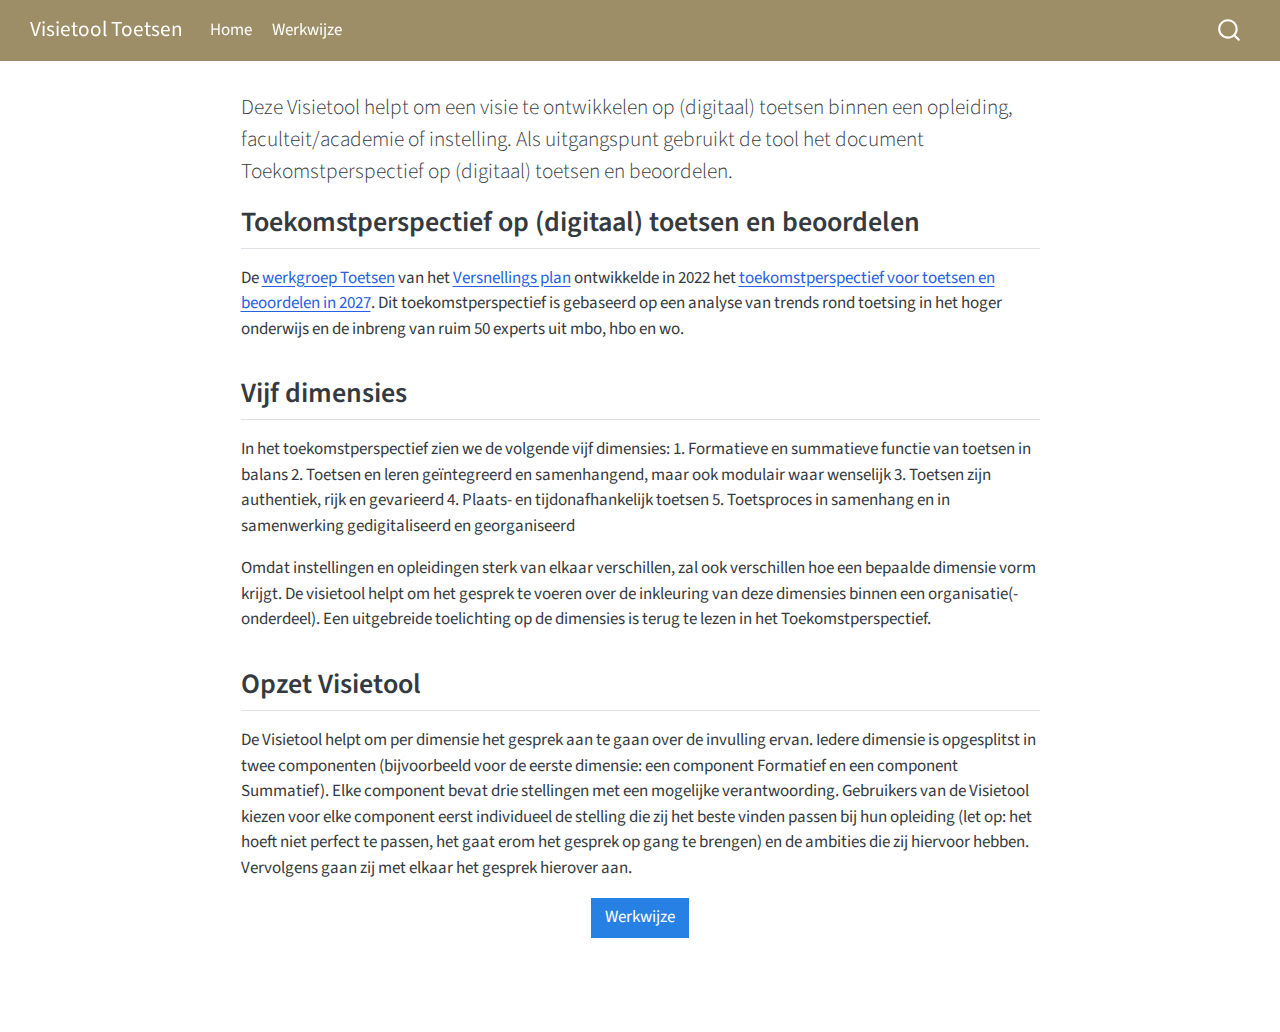
<file: docs/index.html>
<!DOCTYPE html>
<html xmlns="http://www.w3.org/1999/xhtml" lang="en" xml:lang="en"><head>

<meta charset="utf-8">
<meta name="generator" content="quarto-1.5.45">

<meta name="viewport" content="width=device-width, initial-scale=1.0, user-scalable=yes">


<title>Visietool Toetsen</title>
<style>
code{white-space: pre-wrap;}
span.smallcaps{font-variant: small-caps;}
div.columns{display: flex; gap: min(4vw, 1.5em);}
div.column{flex: auto; overflow-x: auto;}
div.hanging-indent{margin-left: 1.5em; text-indent: -1.5em;}
ul.task-list{list-style: none;}
ul.task-list li input[type="checkbox"] {
  width: 0.8em;
  margin: 0 0.8em 0.2em -1em; /* quarto-specific, see https://github.com/quarto-dev/quarto-cli/issues/4556 */ 
  vertical-align: middle;
}
</style>


<script src="site_libs/quarto-nav/quarto-nav.js"></script>
<script src="site_libs/quarto-nav/headroom.min.js"></script>
<script src="site_libs/clipboard/clipboard.min.js"></script>
<script src="site_libs/quarto-search/autocomplete.umd.js"></script>
<script src="site_libs/quarto-search/fuse.min.js"></script>
<script src="site_libs/quarto-search/quarto-search.js"></script>
<meta name="quarto:offset" content="./">
<script src="site_libs/quarto-html/quarto.js"></script>
<script src="site_libs/quarto-html/popper.min.js"></script>
<script src="site_libs/quarto-html/tippy.umd.min.js"></script>
<script src="site_libs/quarto-html/anchor.min.js"></script>
<link href="site_libs/quarto-html/tippy.css" rel="stylesheet">
<link href="site_libs/quarto-html/quarto-syntax-highlighting.css" rel="stylesheet" id="quarto-text-highlighting-styles">
<script src="site_libs/bootstrap/bootstrap.min.js"></script>
<link href="site_libs/bootstrap/bootstrap-icons.css" rel="stylesheet">
<link href="site_libs/bootstrap/bootstrap.min.css" rel="stylesheet" id="quarto-bootstrap" data-mode="light">
<script id="quarto-search-options" type="application/json">{
  "location": "navbar",
  "copy-button": false,
  "collapse-after": 3,
  "panel-placement": "end",
  "type": "overlay",
  "limit": 50,
  "keyboard-shortcut": [
    "f",
    "/",
    "s"
  ],
  "show-item-context": false,
  "language": {
    "search-no-results-text": "No results",
    "search-matching-documents-text": "matching documents",
    "search-copy-link-title": "Copy link to search",
    "search-hide-matches-text": "Hide additional matches",
    "search-more-match-text": "more match in this document",
    "search-more-matches-text": "more matches in this document",
    "search-clear-button-title": "Clear",
    "search-text-placeholder": "",
    "search-detached-cancel-button-title": "Cancel",
    "search-submit-button-title": "Submit",
    "search-label": "Search"
  }
}</script>


<link rel="stylesheet" href="styles.css">
</head>

<body class="nav-fixed fullcontent">

<div id="quarto-search-results"></div>
  <header id="quarto-header" class="headroom fixed-top">
    <nav class="navbar navbar-expand-lg " data-bs-theme="dark">
      <div class="navbar-container container-fluid">
      <div class="navbar-brand-container mx-auto">
    <a class="navbar-brand" href="./index.html">
    <span class="navbar-title">Visietool Toetsen</span>
    </a>
  </div>
            <div id="quarto-search" class="" title="Search"></div>
          <button class="navbar-toggler" type="button" data-bs-toggle="collapse" data-bs-target="#navbarCollapse" aria-controls="navbarCollapse" role="menu" aria-expanded="false" aria-label="Toggle navigation" onclick="if (window.quartoToggleHeadroom) { window.quartoToggleHeadroom(); }">
  <span class="navbar-toggler-icon"></span>
</button>
          <div class="collapse navbar-collapse" id="navbarCollapse">
            <ul class="navbar-nav navbar-nav-scroll me-auto">
  <li class="nav-item">
    <a class="nav-link active" href="./index.html" aria-current="page"> 
<span class="menu-text">Home</span></a>
  </li>  
  <li class="nav-item">
    <a class="nav-link" href="./werkwijze.html"> 
<span class="menu-text">Werkwijze</span></a>
  </li>  
</ul>
          </div> <!-- /navcollapse -->
            <div class="quarto-navbar-tools">
</div>
      </div> <!-- /container-fluid -->
    </nav>
</header>
<!-- content -->
<div id="quarto-content" class="quarto-container page-columns page-rows-contents page-layout-article page-navbar">
<!-- sidebar -->
<!-- margin-sidebar -->
    
<!-- main -->
<main class="content" id="quarto-document-content">




<div class="lead">
<p>Deze Visietool helpt om een visie te ontwikkelen op (digitaal) toetsen binnen een opleiding, faculteit/academie of instelling. Als uitgangspunt gebruikt de tool het document Toekomstperspectief op (digitaal) toetsen en beoordelen.</p>
</div>
<section id="toekomstperspectief-op-digitaal-toetsen-en-beoordelen" class="level2">
<h2 class="anchored" data-anchor-id="toekomstperspectief-op-digitaal-toetsen-en-beoordelen">Toekomstperspectief op (digitaal) toetsen en beoordelen</h2>
<p>De <a href="https://www.versnellingsplan.nl/werkgroep-toetsen-op-afstand/">werkgroep Toetsen</a> van het <a href="https://www.versnellingsplan.nl">Versnellings plan</a> ontwikkelde in 2022 het <a href="https://www.versnellingsplan.nl/Kennisbank/toekomstperspectief-op-digitaal-toetsen-en-beoordelen/">toekomstperspectief voor toetsen en beoordelen in 2027</a>. Dit toekomstperspectief is gebaseerd op een analyse van trends rond toetsing in het hoger onderwijs en de inbreng van ruim 50 experts uit mbo, hbo en wo.</p>
</section>
<section id="vijf-dimensies" class="level2">
<h2 class="anchored" data-anchor-id="vijf-dimensies">Vijf dimensies</h2>
<p>In het toekomstperspectief zien we de volgende vijf dimensies: 1. Formatieve en summatieve functie van toetsen in balans 2. Toetsen en leren geïntegreerd en samenhangend, maar ook modulair waar wenselijk 3. Toetsen zijn authentiek, rijk en gevarieerd 4. Plaats- en tijdonafhankelijk toetsen 5. Toetsproces in samenhang en in samenwerking gedigitaliseerd en georganiseerd</p>
<p>Omdat instellingen en opleidingen sterk van elkaar verschillen, zal ook verschillen hoe een bepaalde dimensie vorm krijgt. De visietool helpt om het gesprek te voeren over de inkleuring van deze dimensies binnen een organisatie(-onderdeel). Een uitgebreide toelichting op de dimensies is terug te lezen in het Toekomstperspectief.</p>
</section>
<section id="opzet-visietool" class="level2">
<h2 class="anchored" data-anchor-id="opzet-visietool">Opzet Visietool</h2>
<p>De Visietool helpt om per dimensie het gesprek aan te gaan over de invulling ervan. Iedere dimensie is opgesplitst in twee componenten (bijvoorbeeld voor de eerste dimensie: een component Formatief en een component Summatief). Elke component bevat drie stellingen met een mogelijke verantwoording. Gebruikers van de Visietool kiezen voor elke component eerst individueel de stelling die zij het beste vinden passen bij hun opleiding (let op: het hoeft niet perfect te passen, het gaat erom het gesprek op gang te brengen) en de ambities die zij hiervoor hebben. Vervolgens gaan zij met elkaar het gesprek hierover aan.</p>
<div class="text-center">
<p><a href="./werkwijze.html" class="btn btn-primary" target="_blank">Werkwijze</a></p>
</div>


</section>

</main> <!-- /main -->
<script id="quarto-html-after-body" type="application/javascript">
window.document.addEventListener("DOMContentLoaded", function (event) {
  const toggleBodyColorMode = (bsSheetEl) => {
    const mode = bsSheetEl.getAttribute("data-mode");
    const bodyEl = window.document.querySelector("body");
    if (mode === "dark") {
      bodyEl.classList.add("quarto-dark");
      bodyEl.classList.remove("quarto-light");
    } else {
      bodyEl.classList.add("quarto-light");
      bodyEl.classList.remove("quarto-dark");
    }
  }
  const toggleBodyColorPrimary = () => {
    const bsSheetEl = window.document.querySelector("link#quarto-bootstrap");
    if (bsSheetEl) {
      toggleBodyColorMode(bsSheetEl);
    }
  }
  toggleBodyColorPrimary();  
  const icon = "";
  const anchorJS = new window.AnchorJS();
  anchorJS.options = {
    placement: 'right',
    icon: icon
  };
  anchorJS.add('.anchored');
  const isCodeAnnotation = (el) => {
    for (const clz of el.classList) {
      if (clz.startsWith('code-annotation-')) {                     
        return true;
      }
    }
    return false;
  }
  const onCopySuccess = function(e) {
    // button target
    const button = e.trigger;
    // don't keep focus
    button.blur();
    // flash "checked"
    button.classList.add('code-copy-button-checked');
    var currentTitle = button.getAttribute("title");
    button.setAttribute("title", "Copied!");
    let tooltip;
    if (window.bootstrap) {
      button.setAttribute("data-bs-toggle", "tooltip");
      button.setAttribute("data-bs-placement", "left");
      button.setAttribute("data-bs-title", "Copied!");
      tooltip = new bootstrap.Tooltip(button, 
        { trigger: "manual", 
          customClass: "code-copy-button-tooltip",
          offset: [0, -8]});
      tooltip.show();    
    }
    setTimeout(function() {
      if (tooltip) {
        tooltip.hide();
        button.removeAttribute("data-bs-title");
        button.removeAttribute("data-bs-toggle");
        button.removeAttribute("data-bs-placement");
      }
      button.setAttribute("title", currentTitle);
      button.classList.remove('code-copy-button-checked');
    }, 1000);
    // clear code selection
    e.clearSelection();
  }
  const getTextToCopy = function(trigger) {
      const codeEl = trigger.previousElementSibling.cloneNode(true);
      for (const childEl of codeEl.children) {
        if (isCodeAnnotation(childEl)) {
          childEl.remove();
        }
      }
      return codeEl.innerText;
  }
  const clipboard = new window.ClipboardJS('.code-copy-button:not([data-in-quarto-modal])', {
    text: getTextToCopy
  });
  clipboard.on('success', onCopySuccess);
  if (window.document.getElementById('quarto-embedded-source-code-modal')) {
    // For code content inside modals, clipBoardJS needs to be initialized with a container option
    // TODO: Check when it could be a function (https://github.com/zenorocha/clipboard.js/issues/860)
    const clipboardModal = new window.ClipboardJS('.code-copy-button[data-in-quarto-modal]', {
      text: getTextToCopy,
      container: window.document.getElementById('quarto-embedded-source-code-modal')
    });
    clipboardModal.on('success', onCopySuccess);
  }
    var localhostRegex = new RegExp(/^(?:http|https):\/\/localhost\:?[0-9]*\//);
    var mailtoRegex = new RegExp(/^mailto:/);
      var filterRegex = new RegExp('/' + window.location.host + '/');
    var isInternal = (href) => {
        return filterRegex.test(href) || localhostRegex.test(href) || mailtoRegex.test(href);
    }
    // Inspect non-navigation links and adorn them if external
 	var links = window.document.querySelectorAll('a[href]:not(.nav-link):not(.navbar-brand):not(.toc-action):not(.sidebar-link):not(.sidebar-item-toggle):not(.pagination-link):not(.no-external):not([aria-hidden]):not(.dropdown-item):not(.quarto-navigation-tool):not(.about-link)');
    for (var i=0; i<links.length; i++) {
      const link = links[i];
      if (!isInternal(link.href)) {
        // undo the damage that might have been done by quarto-nav.js in the case of
        // links that we want to consider external
        if (link.dataset.originalHref !== undefined) {
          link.href = link.dataset.originalHref;
        }
      }
    }
  function tippyHover(el, contentFn, onTriggerFn, onUntriggerFn) {
    const config = {
      allowHTML: true,
      maxWidth: 500,
      delay: 100,
      arrow: false,
      appendTo: function(el) {
          return el.parentElement;
      },
      interactive: true,
      interactiveBorder: 10,
      theme: 'quarto',
      placement: 'bottom-start',
    };
    if (contentFn) {
      config.content = contentFn;
    }
    if (onTriggerFn) {
      config.onTrigger = onTriggerFn;
    }
    if (onUntriggerFn) {
      config.onUntrigger = onUntriggerFn;
    }
    window.tippy(el, config); 
  }
  const noterefs = window.document.querySelectorAll('a[role="doc-noteref"]');
  for (var i=0; i<noterefs.length; i++) {
    const ref = noterefs[i];
    tippyHover(ref, function() {
      // use id or data attribute instead here
      let href = ref.getAttribute('data-footnote-href') || ref.getAttribute('href');
      try { href = new URL(href).hash; } catch {}
      const id = href.replace(/^#\/?/, "");
      const note = window.document.getElementById(id);
      if (note) {
        return note.innerHTML;
      } else {
        return "";
      }
    });
  }
  const xrefs = window.document.querySelectorAll('a.quarto-xref');
  const processXRef = (id, note) => {
    // Strip column container classes
    const stripColumnClz = (el) => {
      el.classList.remove("page-full", "page-columns");
      if (el.children) {
        for (const child of el.children) {
          stripColumnClz(child);
        }
      }
    }
    stripColumnClz(note)
    if (id === null || id.startsWith('sec-')) {
      // Special case sections, only their first couple elements
      const container = document.createElement("div");
      if (note.children && note.children.length > 2) {
        container.appendChild(note.children[0].cloneNode(true));
        for (let i = 1; i < note.children.length; i++) {
          const child = note.children[i];
          if (child.tagName === "P" && child.innerText === "") {
            continue;
          } else {
            container.appendChild(child.cloneNode(true));
            break;
          }
        }
        if (window.Quarto?.typesetMath) {
          window.Quarto.typesetMath(container);
        }
        return container.innerHTML
      } else {
        if (window.Quarto?.typesetMath) {
          window.Quarto.typesetMath(note);
        }
        return note.innerHTML;
      }
    } else {
      // Remove any anchor links if they are present
      const anchorLink = note.querySelector('a.anchorjs-link');
      if (anchorLink) {
        anchorLink.remove();
      }
      if (window.Quarto?.typesetMath) {
        window.Quarto.typesetMath(note);
      }
      // TODO in 1.5, we should make sure this works without a callout special case
      if (note.classList.contains("callout")) {
        return note.outerHTML;
      } else {
        return note.innerHTML;
      }
    }
  }
  for (var i=0; i<xrefs.length; i++) {
    const xref = xrefs[i];
    tippyHover(xref, undefined, function(instance) {
      instance.disable();
      let url = xref.getAttribute('href');
      let hash = undefined; 
      if (url.startsWith('#')) {
        hash = url;
      } else {
        try { hash = new URL(url).hash; } catch {}
      }
      if (hash) {
        const id = hash.replace(/^#\/?/, "");
        const note = window.document.getElementById(id);
        if (note !== null) {
          try {
            const html = processXRef(id, note.cloneNode(true));
            instance.setContent(html);
          } finally {
            instance.enable();
            instance.show();
          }
        } else {
          // See if we can fetch this
          fetch(url.split('#')[0])
          .then(res => res.text())
          .then(html => {
            const parser = new DOMParser();
            const htmlDoc = parser.parseFromString(html, "text/html");
            const note = htmlDoc.getElementById(id);
            if (note !== null) {
              const html = processXRef(id, note);
              instance.setContent(html);
            } 
          }).finally(() => {
            instance.enable();
            instance.show();
          });
        }
      } else {
        // See if we can fetch a full url (with no hash to target)
        // This is a special case and we should probably do some content thinning / targeting
        fetch(url)
        .then(res => res.text())
        .then(html => {
          const parser = new DOMParser();
          const htmlDoc = parser.parseFromString(html, "text/html");
          const note = htmlDoc.querySelector('main.content');
          if (note !== null) {
            // This should only happen for chapter cross references
            // (since there is no id in the URL)
            // remove the first header
            if (note.children.length > 0 && note.children[0].tagName === "HEADER") {
              note.children[0].remove();
            }
            const html = processXRef(null, note);
            instance.setContent(html);
          } 
        }).finally(() => {
          instance.enable();
          instance.show();
        });
      }
    }, function(instance) {
    });
  }
      let selectedAnnoteEl;
      const selectorForAnnotation = ( cell, annotation) => {
        let cellAttr = 'data-code-cell="' + cell + '"';
        let lineAttr = 'data-code-annotation="' +  annotation + '"';
        const selector = 'span[' + cellAttr + '][' + lineAttr + ']';
        return selector;
      }
      const selectCodeLines = (annoteEl) => {
        const doc = window.document;
        const targetCell = annoteEl.getAttribute("data-target-cell");
        const targetAnnotation = annoteEl.getAttribute("data-target-annotation");
        const annoteSpan = window.document.querySelector(selectorForAnnotation(targetCell, targetAnnotation));
        const lines = annoteSpan.getAttribute("data-code-lines").split(",");
        const lineIds = lines.map((line) => {
          return targetCell + "-" + line;
        })
        let top = null;
        let height = null;
        let parent = null;
        if (lineIds.length > 0) {
            //compute the position of the single el (top and bottom and make a div)
            const el = window.document.getElementById(lineIds[0]);
            top = el.offsetTop;
            height = el.offsetHeight;
            parent = el.parentElement.parentElement;
          if (lineIds.length > 1) {
            const lastEl = window.document.getElementById(lineIds[lineIds.length - 1]);
            const bottom = lastEl.offsetTop + lastEl.offsetHeight;
            height = bottom - top;
          }
          if (top !== null && height !== null && parent !== null) {
            // cook up a div (if necessary) and position it 
            let div = window.document.getElementById("code-annotation-line-highlight");
            if (div === null) {
              div = window.document.createElement("div");
              div.setAttribute("id", "code-annotation-line-highlight");
              div.style.position = 'absolute';
              parent.appendChild(div);
            }
            div.style.top = top - 2 + "px";
            div.style.height = height + 4 + "px";
            div.style.left = 0;
            let gutterDiv = window.document.getElementById("code-annotation-line-highlight-gutter");
            if (gutterDiv === null) {
              gutterDiv = window.document.createElement("div");
              gutterDiv.setAttribute("id", "code-annotation-line-highlight-gutter");
              gutterDiv.style.position = 'absolute';
              const codeCell = window.document.getElementById(targetCell);
              const gutter = codeCell.querySelector('.code-annotation-gutter');
              gutter.appendChild(gutterDiv);
            }
            gutterDiv.style.top = top - 2 + "px";
            gutterDiv.style.height = height + 4 + "px";
          }
          selectedAnnoteEl = annoteEl;
        }
      };
      const unselectCodeLines = () => {
        const elementsIds = ["code-annotation-line-highlight", "code-annotation-line-highlight-gutter"];
        elementsIds.forEach((elId) => {
          const div = window.document.getElementById(elId);
          if (div) {
            div.remove();
          }
        });
        selectedAnnoteEl = undefined;
      };
        // Handle positioning of the toggle
    window.addEventListener(
      "resize",
      throttle(() => {
        elRect = undefined;
        if (selectedAnnoteEl) {
          selectCodeLines(selectedAnnoteEl);
        }
      }, 10)
    );
    function throttle(fn, ms) {
    let throttle = false;
    let timer;
      return (...args) => {
        if(!throttle) { // first call gets through
            fn.apply(this, args);
            throttle = true;
        } else { // all the others get throttled
            if(timer) clearTimeout(timer); // cancel #2
            timer = setTimeout(() => {
              fn.apply(this, args);
              timer = throttle = false;
            }, ms);
        }
      };
    }
      // Attach click handler to the DT
      const annoteDls = window.document.querySelectorAll('dt[data-target-cell]');
      for (const annoteDlNode of annoteDls) {
        annoteDlNode.addEventListener('click', (event) => {
          const clickedEl = event.target;
          if (clickedEl !== selectedAnnoteEl) {
            unselectCodeLines();
            const activeEl = window.document.querySelector('dt[data-target-cell].code-annotation-active');
            if (activeEl) {
              activeEl.classList.remove('code-annotation-active');
            }
            selectCodeLines(clickedEl);
            clickedEl.classList.add('code-annotation-active');
          } else {
            // Unselect the line
            unselectCodeLines();
            clickedEl.classList.remove('code-annotation-active');
          }
        });
      }
  const findCites = (el) => {
    const parentEl = el.parentElement;
    if (parentEl) {
      const cites = parentEl.dataset.cites;
      if (cites) {
        return {
          el,
          cites: cites.split(' ')
        };
      } else {
        return findCites(el.parentElement)
      }
    } else {
      return undefined;
    }
  };
  var bibliorefs = window.document.querySelectorAll('a[role="doc-biblioref"]');
  for (var i=0; i<bibliorefs.length; i++) {
    const ref = bibliorefs[i];
    const citeInfo = findCites(ref);
    if (citeInfo) {
      tippyHover(citeInfo.el, function() {
        var popup = window.document.createElement('div');
        citeInfo.cites.forEach(function(cite) {
          var citeDiv = window.document.createElement('div');
          citeDiv.classList.add('hanging-indent');
          citeDiv.classList.add('csl-entry');
          var biblioDiv = window.document.getElementById('ref-' + cite);
          if (biblioDiv) {
            citeDiv.innerHTML = biblioDiv.innerHTML;
          }
          popup.appendChild(citeDiv);
        });
        return popup.innerHTML;
      });
    }
  }
});
</script>
</div> <!-- /content -->




</body></html>
</file>
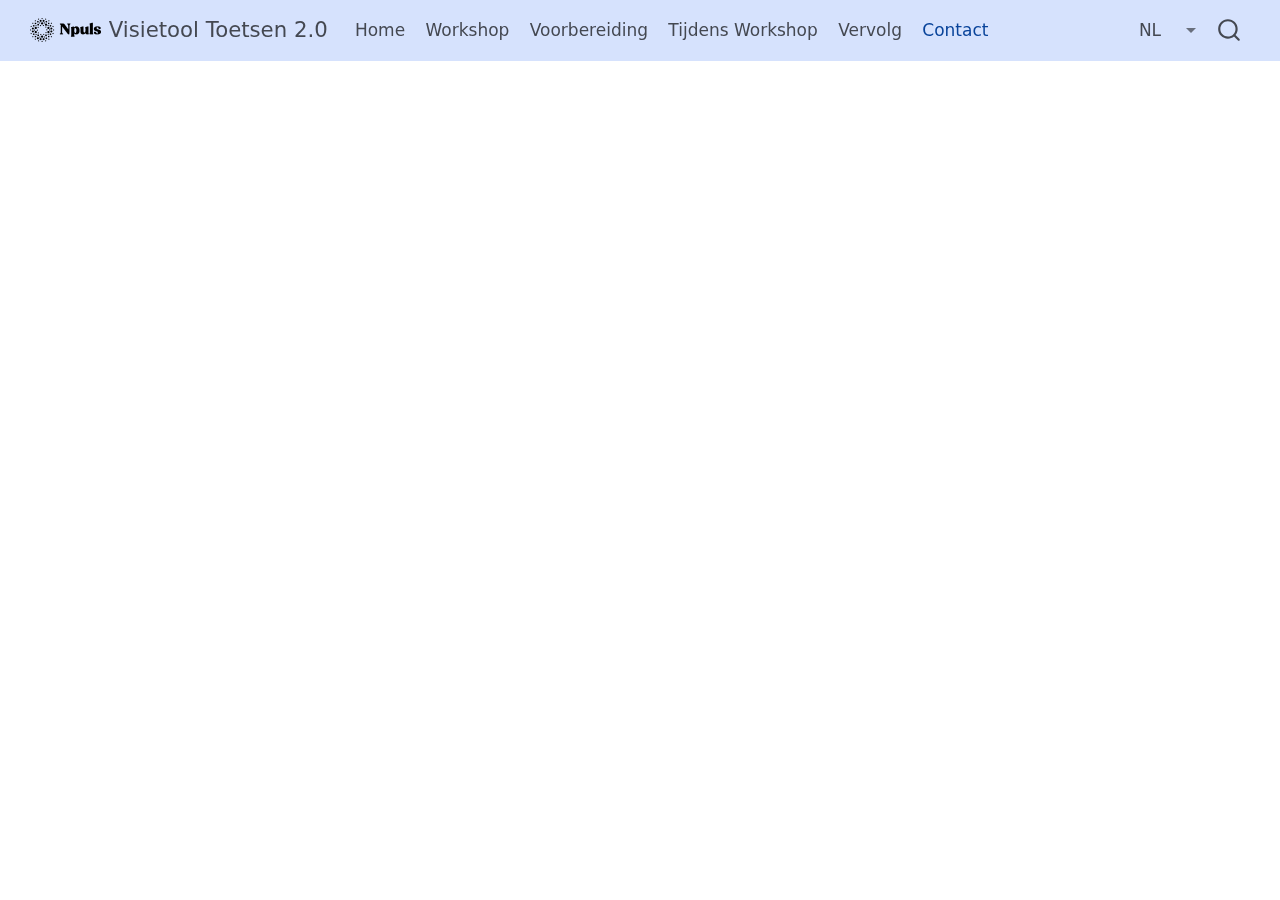
<file: docs/contact.html>
<!DOCTYPE html>
<html xmlns="http://www.w3.org/1999/xhtml" lang="en" xml:lang="en"><head>

<meta charset="utf-8">
<meta name="generator" content="quarto-1.8.27">

<meta name="viewport" content="width=device-width, initial-scale=1.0, user-scalable=yes">


<title>contact – Visietool Toetsen 2.0</title>
<style>
code{white-space: pre-wrap;}
span.smallcaps{font-variant: small-caps;}
div.columns{display: flex; gap: min(4vw, 1.5em);}
div.column{flex: auto; overflow-x: auto;}
div.hanging-indent{margin-left: 1.5em; text-indent: -1.5em;}
ul.task-list{list-style: none;}
ul.task-list li input[type="checkbox"] {
  width: 0.8em;
  margin: 0 0.8em 0.2em -1em; /* quarto-specific, see https://github.com/quarto-dev/quarto-cli/issues/4556 */ 
  vertical-align: middle;
}
</style>


<script src="site_libs/quarto-nav/quarto-nav.js"></script>
<script src="site_libs/quarto-nav/headroom.min.js"></script>
<script src="site_libs/clipboard/clipboard.min.js"></script>
<script src="site_libs/quarto-search/autocomplete.umd.js"></script>
<script src="site_libs/quarto-search/fuse.min.js"></script>
<script src="site_libs/quarto-search/quarto-search.js"></script>
<meta name="quarto:offset" content="./">
<script src="site_libs/quarto-html/quarto.js" type="module"></script>
<script src="site_libs/quarto-html/tabsets/tabsets.js" type="module"></script>
<script src="site_libs/quarto-html/axe/axe-check.js" type="module"></script>
<script src="site_libs/quarto-html/popper.min.js"></script>
<script src="site_libs/quarto-html/tippy.umd.min.js"></script>
<script src="site_libs/quarto-html/anchor.min.js"></script>
<link href="site_libs/quarto-html/tippy.css" rel="stylesheet">
<link href="site_libs/quarto-html/quarto-syntax-highlighting-ed96de9b727972fe78a7b5d16c58bf87.css" rel="stylesheet" id="quarto-text-highlighting-styles">
<script src="site_libs/bootstrap/bootstrap.min.js"></script>
<link href="site_libs/bootstrap/bootstrap-icons.css" rel="stylesheet">
<link href="site_libs/bootstrap/bootstrap-b7be9d8f7e05810f1acbede8962e2461.min.css" rel="stylesheet" append-hash="true" id="quarto-bootstrap" data-mode="light">
<script id="quarto-search-options" type="application/json">{
  "location": "navbar",
  "copy-button": false,
  "collapse-after": 3,
  "panel-placement": "end",
  "type": "overlay",
  "limit": 50,
  "keyboard-shortcut": [
    "f",
    "/",
    "s"
  ],
  "show-item-context": false,
  "language": {
    "search-no-results-text": "No results",
    "search-matching-documents-text": "matching documents",
    "search-copy-link-title": "Copy link to search",
    "search-hide-matches-text": "Hide additional matches",
    "search-more-match-text": "more match in this document",
    "search-more-matches-text": "more matches in this document",
    "search-clear-button-title": "Clear",
    "search-text-placeholder": "",
    "search-detached-cancel-button-title": "Cancel",
    "search-submit-button-title": "Submit",
    "search-label": "Search"
  }
}</script>


</head>

<body class="nav-fixed fullcontent quarto-light">

<div id="quarto-search-results"></div>
  <header id="quarto-header" class="headroom fixed-top">
    <nav class="navbar navbar-expand-lg " data-bs-theme="dark">
      <div class="navbar-container container-fluid">
      <div class="navbar-brand-container mx-auto">
    <a href="./index.html" class="navbar-brand navbar-brand-logo">
    <img src="./images/npuls-logo.png" alt="" class="navbar-logo light-content">
    <img src="./images/npuls-logo.png" alt="" class="navbar-logo dark-content">
    </a>
    <a class="navbar-brand" href="./index.html">
    <span class="navbar-title">Visietool Toetsen 2.0</span>
    </a>
  </div>
            <div id="quarto-search" class="" title="Search"></div>
          <button class="navbar-toggler" type="button" data-bs-toggle="collapse" data-bs-target="#navbarCollapse" aria-controls="navbarCollapse" role="menu" aria-expanded="false" aria-label="Toggle navigation" onclick="if (window.quartoToggleHeadroom) { window.quartoToggleHeadroom(); }">
  <span class="navbar-toggler-icon"></span>
</button>
          <div class="collapse navbar-collapse" id="navbarCollapse">
            <ul class="navbar-nav navbar-nav-scroll me-auto">
  <li class="nav-item">
    <a class="nav-link" href="./index.html"> 
<span class="menu-text">Home</span></a>
  </li>  
  <li class="nav-item">
    <a class="nav-link" href="./workshop.html"> 
<span class="menu-text">Workshop</span></a>
  </li>  
  <li class="nav-item">
    <a class="nav-link" href="./voorbereiding.html"> 
<span class="menu-text">Voorbereiding</span></a>
  </li>  
  <li class="nav-item">
    <a class="nav-link" href="./tijdens-workshop.html"> 
<span class="menu-text">Tijdens Workshop</span></a>
  </li>  
  <li class="nav-item">
    <a class="nav-link" href="./vervolg.html"> 
<span class="menu-text">Vervolg</span></a>
  </li>  
  <li class="nav-item">
    <a class="nav-link active" href="./contact.html" aria-current="page"> 
<span class="menu-text">Contact</span></a>
  </li>  
</ul>
            <ul class="navbar-nav navbar-nav-scroll ms-auto">
  <li class="nav-item">
    <span class="nav-link">
<span class="menu-text">NL</span>
    </span>
  </li>  
  <li class="nav-item dropdown ">
    <a class="nav-link dropdown-toggle" href="#" id="nav-menu-" role="link" data-bs-toggle="dropdown" aria-expanded="false">
 <span class="menu-text"></span>
    </a>
    <ul class="dropdown-menu dropdown-menu-end" aria-labelledby="nav-menu-">    
        <li class="dropdown-header">EN</li>
    </ul>
  </li>
</ul>
          </div> <!-- /navcollapse -->
            <div class="quarto-navbar-tools">
</div>
      </div> <!-- /container-fluid -->
    </nav>
</header>
<!-- content -->
<div id="quarto-content" class="quarto-container page-columns page-rows-contents page-layout-article page-navbar">
<!-- sidebar -->
<!-- margin-sidebar -->
    
<!-- main -->
<main class="content" id="quarto-document-content"><header id="title-block-header" class="quarto-title-block"></header>







</main> <!-- /main -->
<script id="quarto-html-after-body" type="application/javascript">
  window.document.addEventListener("DOMContentLoaded", function (event) {
    const icon = "";
    const anchorJS = new window.AnchorJS();
    anchorJS.options = {
      placement: 'right',
      icon: icon
    };
    anchorJS.add('.anchored');
    const isCodeAnnotation = (el) => {
      for (const clz of el.classList) {
        if (clz.startsWith('code-annotation-')) {                     
          return true;
        }
      }
      return false;
    }
    const onCopySuccess = function(e) {
      // button target
      const button = e.trigger;
      // don't keep focus
      button.blur();
      // flash "checked"
      button.classList.add('code-copy-button-checked');
      var currentTitle = button.getAttribute("title");
      button.setAttribute("title", "Copied!");
      let tooltip;
      if (window.bootstrap) {
        button.setAttribute("data-bs-toggle", "tooltip");
        button.setAttribute("data-bs-placement", "left");
        button.setAttribute("data-bs-title", "Copied!");
        tooltip = new bootstrap.Tooltip(button, 
          { trigger: "manual", 
            customClass: "code-copy-button-tooltip",
            offset: [0, -8]});
        tooltip.show();    
      }
      setTimeout(function() {
        if (tooltip) {
          tooltip.hide();
          button.removeAttribute("data-bs-title");
          button.removeAttribute("data-bs-toggle");
          button.removeAttribute("data-bs-placement");
        }
        button.setAttribute("title", currentTitle);
        button.classList.remove('code-copy-button-checked');
      }, 1000);
      // clear code selection
      e.clearSelection();
    }
    const getTextToCopy = function(trigger) {
      const outerScaffold = trigger.parentElement.cloneNode(true);
      const codeEl = outerScaffold.querySelector('code');
      for (const childEl of codeEl.children) {
        if (isCodeAnnotation(childEl)) {
          childEl.remove();
        }
      }
      return codeEl.innerText;
    }
    const clipboard = new window.ClipboardJS('.code-copy-button:not([data-in-quarto-modal])', {
      text: getTextToCopy
    });
    clipboard.on('success', onCopySuccess);
    if (window.document.getElementById('quarto-embedded-source-code-modal')) {
      const clipboardModal = new window.ClipboardJS('.code-copy-button[data-in-quarto-modal]', {
        text: getTextToCopy,
        container: window.document.getElementById('quarto-embedded-source-code-modal')
      });
      clipboardModal.on('success', onCopySuccess);
    }
      var localhostRegex = new RegExp(/^(?:http|https):\/\/localhost\:?[0-9]*\//);
      var mailtoRegex = new RegExp(/^mailto:/);
        var filterRegex = new RegExp('/' + window.location.host + '/');
      var isInternal = (href) => {
          return filterRegex.test(href) || localhostRegex.test(href) || mailtoRegex.test(href);
      }
      // Inspect non-navigation links and adorn them if external
     var links = window.document.querySelectorAll('a[href]:not(.nav-link):not(.navbar-brand):not(.toc-action):not(.sidebar-link):not(.sidebar-item-toggle):not(.pagination-link):not(.no-external):not([aria-hidden]):not(.dropdown-item):not(.quarto-navigation-tool):not(.about-link)');
      for (var i=0; i<links.length; i++) {
        const link = links[i];
        if (!isInternal(link.href)) {
          // undo the damage that might have been done by quarto-nav.js in the case of
          // links that we want to consider external
          if (link.dataset.originalHref !== undefined) {
            link.href = link.dataset.originalHref;
          }
        }
      }
    function tippyHover(el, contentFn, onTriggerFn, onUntriggerFn) {
      const config = {
        allowHTML: true,
        maxWidth: 500,
        delay: 100,
        arrow: false,
        appendTo: function(el) {
            return el.parentElement;
        },
        interactive: true,
        interactiveBorder: 10,
        theme: 'quarto',
        placement: 'bottom-start',
      };
      if (contentFn) {
        config.content = contentFn;
      }
      if (onTriggerFn) {
        config.onTrigger = onTriggerFn;
      }
      if (onUntriggerFn) {
        config.onUntrigger = onUntriggerFn;
      }
      window.tippy(el, config); 
    }
    const noterefs = window.document.querySelectorAll('a[role="doc-noteref"]');
    for (var i=0; i<noterefs.length; i++) {
      const ref = noterefs[i];
      tippyHover(ref, function() {
        // use id or data attribute instead here
        let href = ref.getAttribute('data-footnote-href') || ref.getAttribute('href');
        try { href = new URL(href).hash; } catch {}
        const id = href.replace(/^#\/?/, "");
        const note = window.document.getElementById(id);
        if (note) {
          return note.innerHTML;
        } else {
          return "";
        }
      });
    }
    const xrefs = window.document.querySelectorAll('a.quarto-xref');
    const processXRef = (id, note) => {
      // Strip column container classes
      const stripColumnClz = (el) => {
        el.classList.remove("page-full", "page-columns");
        if (el.children) {
          for (const child of el.children) {
            stripColumnClz(child);
          }
        }
      }
      stripColumnClz(note)
      if (id === null || id.startsWith('sec-')) {
        // Special case sections, only their first couple elements
        const container = document.createElement("div");
        if (note.children && note.children.length > 2) {
          container.appendChild(note.children[0].cloneNode(true));
          for (let i = 1; i < note.children.length; i++) {
            const child = note.children[i];
            if (child.tagName === "P" && child.innerText === "") {
              continue;
            } else {
              container.appendChild(child.cloneNode(true));
              break;
            }
          }
          if (window.Quarto?.typesetMath) {
            window.Quarto.typesetMath(container);
          }
          return container.innerHTML
        } else {
          if (window.Quarto?.typesetMath) {
            window.Quarto.typesetMath(note);
          }
          return note.innerHTML;
        }
      } else {
        // Remove any anchor links if they are present
        const anchorLink = note.querySelector('a.anchorjs-link');
        if (anchorLink) {
          anchorLink.remove();
        }
        if (window.Quarto?.typesetMath) {
          window.Quarto.typesetMath(note);
        }
        if (note.classList.contains("callout")) {
          return note.outerHTML;
        } else {
          return note.innerHTML;
        }
      }
    }
    for (var i=0; i<xrefs.length; i++) {
      const xref = xrefs[i];
      tippyHover(xref, undefined, function(instance) {
        instance.disable();
        let url = xref.getAttribute('href');
        let hash = undefined; 
        if (url.startsWith('#')) {
          hash = url;
        } else {
          try { hash = new URL(url).hash; } catch {}
        }
        if (hash) {
          const id = hash.replace(/^#\/?/, "");
          const note = window.document.getElementById(id);
          if (note !== null) {
            try {
              const html = processXRef(id, note.cloneNode(true));
              instance.setContent(html);
            } finally {
              instance.enable();
              instance.show();
            }
          } else {
            // See if we can fetch this
            fetch(url.split('#')[0])
            .then(res => res.text())
            .then(html => {
              const parser = new DOMParser();
              const htmlDoc = parser.parseFromString(html, "text/html");
              const note = htmlDoc.getElementById(id);
              if (note !== null) {
                const html = processXRef(id, note);
                instance.setContent(html);
              } 
            }).finally(() => {
              instance.enable();
              instance.show();
            });
          }
        } else {
          // See if we can fetch a full url (with no hash to target)
          // This is a special case and we should probably do some content thinning / targeting
          fetch(url)
          .then(res => res.text())
          .then(html => {
            const parser = new DOMParser();
            const htmlDoc = parser.parseFromString(html, "text/html");
            const note = htmlDoc.querySelector('main.content');
            if (note !== null) {
              // This should only happen for chapter cross references
              // (since there is no id in the URL)
              // remove the first header
              if (note.children.length > 0 && note.children[0].tagName === "HEADER") {
                note.children[0].remove();
              }
              const html = processXRef(null, note);
              instance.setContent(html);
            } 
          }).finally(() => {
            instance.enable();
            instance.show();
          });
        }
      }, function(instance) {
      });
    }
        let selectedAnnoteEl;
        const selectorForAnnotation = ( cell, annotation) => {
          let cellAttr = 'data-code-cell="' + cell + '"';
          let lineAttr = 'data-code-annotation="' +  annotation + '"';
          const selector = 'span[' + cellAttr + '][' + lineAttr + ']';
          return selector;
        }
        const selectCodeLines = (annoteEl) => {
          const doc = window.document;
          const targetCell = annoteEl.getAttribute("data-target-cell");
          const targetAnnotation = annoteEl.getAttribute("data-target-annotation");
          const annoteSpan = window.document.querySelector(selectorForAnnotation(targetCell, targetAnnotation));
          const lines = annoteSpan.getAttribute("data-code-lines").split(",");
          const lineIds = lines.map((line) => {
            return targetCell + "-" + line;
          })
          let top = null;
          let height = null;
          let parent = null;
          if (lineIds.length > 0) {
              //compute the position of the single el (top and bottom and make a div)
              const el = window.document.getElementById(lineIds[0]);
              top = el.offsetTop;
              height = el.offsetHeight;
              parent = el.parentElement.parentElement;
            if (lineIds.length > 1) {
              const lastEl = window.document.getElementById(lineIds[lineIds.length - 1]);
              const bottom = lastEl.offsetTop + lastEl.offsetHeight;
              height = bottom - top;
            }
            if (top !== null && height !== null && parent !== null) {
              // cook up a div (if necessary) and position it 
              let div = window.document.getElementById("code-annotation-line-highlight");
              if (div === null) {
                div = window.document.createElement("div");
                div.setAttribute("id", "code-annotation-line-highlight");
                div.style.position = 'absolute';
                parent.appendChild(div);
              }
              div.style.top = top - 2 + "px";
              div.style.height = height + 4 + "px";
              div.style.left = 0;
              let gutterDiv = window.document.getElementById("code-annotation-line-highlight-gutter");
              if (gutterDiv === null) {
                gutterDiv = window.document.createElement("div");
                gutterDiv.setAttribute("id", "code-annotation-line-highlight-gutter");
                gutterDiv.style.position = 'absolute';
                const codeCell = window.document.getElementById(targetCell);
                const gutter = codeCell.querySelector('.code-annotation-gutter');
                gutter.appendChild(gutterDiv);
              }
              gutterDiv.style.top = top - 2 + "px";
              gutterDiv.style.height = height + 4 + "px";
            }
            selectedAnnoteEl = annoteEl;
          }
        };
        const unselectCodeLines = () => {
          const elementsIds = ["code-annotation-line-highlight", "code-annotation-line-highlight-gutter"];
          elementsIds.forEach((elId) => {
            const div = window.document.getElementById(elId);
            if (div) {
              div.remove();
            }
          });
          selectedAnnoteEl = undefined;
        };
          // Handle positioning of the toggle
      window.addEventListener(
        "resize",
        throttle(() => {
          elRect = undefined;
          if (selectedAnnoteEl) {
            selectCodeLines(selectedAnnoteEl);
          }
        }, 10)
      );
      function throttle(fn, ms) {
      let throttle = false;
      let timer;
        return (...args) => {
          if(!throttle) { // first call gets through
              fn.apply(this, args);
              throttle = true;
          } else { // all the others get throttled
              if(timer) clearTimeout(timer); // cancel #2
              timer = setTimeout(() => {
                fn.apply(this, args);
                timer = throttle = false;
              }, ms);
          }
        };
      }
        // Attach click handler to the DT
        const annoteDls = window.document.querySelectorAll('dt[data-target-cell]');
        for (const annoteDlNode of annoteDls) {
          annoteDlNode.addEventListener('click', (event) => {
            const clickedEl = event.target;
            if (clickedEl !== selectedAnnoteEl) {
              unselectCodeLines();
              const activeEl = window.document.querySelector('dt[data-target-cell].code-annotation-active');
              if (activeEl) {
                activeEl.classList.remove('code-annotation-active');
              }
              selectCodeLines(clickedEl);
              clickedEl.classList.add('code-annotation-active');
            } else {
              // Unselect the line
              unselectCodeLines();
              clickedEl.classList.remove('code-annotation-active');
            }
          });
        }
    const findCites = (el) => {
      const parentEl = el.parentElement;
      if (parentEl) {
        const cites = parentEl.dataset.cites;
        if (cites) {
          return {
            el,
            cites: cites.split(' ')
          };
        } else {
          return findCites(el.parentElement)
        }
      } else {
        return undefined;
      }
    };
    var bibliorefs = window.document.querySelectorAll('a[role="doc-biblioref"]');
    for (var i=0; i<bibliorefs.length; i++) {
      const ref = bibliorefs[i];
      const citeInfo = findCites(ref);
      if (citeInfo) {
        tippyHover(citeInfo.el, function() {
          var popup = window.document.createElement('div');
          citeInfo.cites.forEach(function(cite) {
            var citeDiv = window.document.createElement('div');
            citeDiv.classList.add('hanging-indent');
            citeDiv.classList.add('csl-entry');
            var biblioDiv = window.document.getElementById('ref-' + cite);
            if (biblioDiv) {
              citeDiv.innerHTML = biblioDiv.innerHTML;
            }
            popup.appendChild(citeDiv);
          });
          return popup.innerHTML;
        });
      }
    }
  });
  </script>
</div> <!-- /content -->




</body></html>
</file>
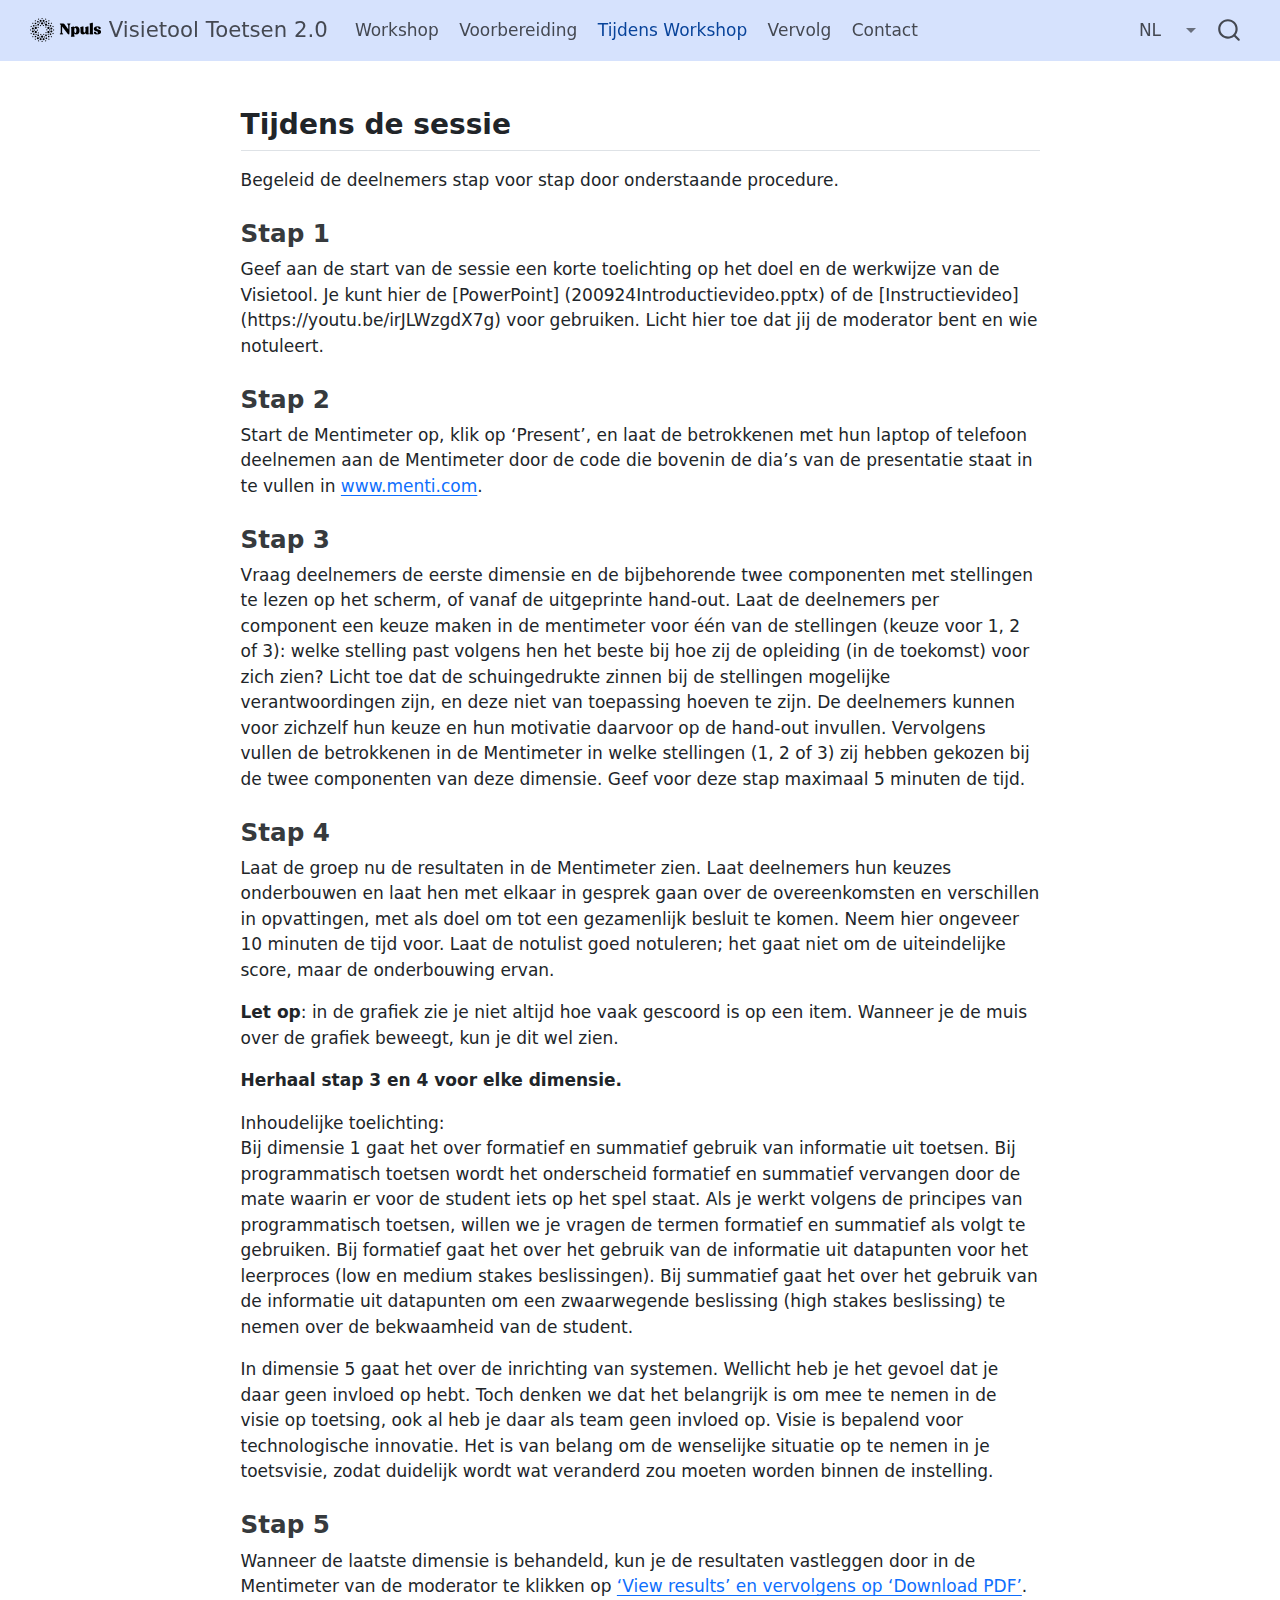
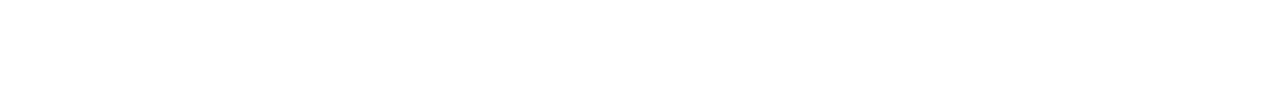
<file: docs/tijdens-workshop.html>
<!DOCTYPE html>
<html xmlns="http://www.w3.org/1999/xhtml" lang="en" xml:lang="en"><head>

<meta charset="utf-8">
<meta name="generator" content="quarto-1.8.27">

<meta name="viewport" content="width=device-width, initial-scale=1.0, user-scalable=yes">


<title>tijdens-workshop – Visietool Toetsen 2.0</title>
<style>
code{white-space: pre-wrap;}
span.smallcaps{font-variant: small-caps;}
div.columns{display: flex; gap: min(4vw, 1.5em);}
div.column{flex: auto; overflow-x: auto;}
div.hanging-indent{margin-left: 1.5em; text-indent: -1.5em;}
ul.task-list{list-style: none;}
ul.task-list li input[type="checkbox"] {
  width: 0.8em;
  margin: 0 0.8em 0.2em -1em; /* quarto-specific, see https://github.com/quarto-dev/quarto-cli/issues/4556 */ 
  vertical-align: middle;
}
</style>


<script src="site_libs/quarto-nav/quarto-nav.js"></script>
<script src="site_libs/quarto-nav/headroom.min.js"></script>
<script src="site_libs/clipboard/clipboard.min.js"></script>
<script src="site_libs/quarto-search/autocomplete.umd.js"></script>
<script src="site_libs/quarto-search/fuse.min.js"></script>
<script src="site_libs/quarto-search/quarto-search.js"></script>
<meta name="quarto:offset" content="./">
<script src="site_libs/quarto-html/quarto.js" type="module"></script>
<script src="site_libs/quarto-html/tabsets/tabsets.js" type="module"></script>
<script src="site_libs/quarto-html/axe/axe-check.js" type="module"></script>
<script src="site_libs/quarto-html/popper.min.js"></script>
<script src="site_libs/quarto-html/tippy.umd.min.js"></script>
<script src="site_libs/quarto-html/anchor.min.js"></script>
<link href="site_libs/quarto-html/tippy.css" rel="stylesheet">
<link href="site_libs/quarto-html/quarto-syntax-highlighting-ed96de9b727972fe78a7b5d16c58bf87.css" rel="stylesheet" id="quarto-text-highlighting-styles">
<script src="site_libs/bootstrap/bootstrap.min.js"></script>
<link href="site_libs/bootstrap/bootstrap-icons.css" rel="stylesheet">
<link href="site_libs/bootstrap/bootstrap-b7be9d8f7e05810f1acbede8962e2461.min.css" rel="stylesheet" append-hash="true" id="quarto-bootstrap" data-mode="light">
<script id="quarto-search-options" type="application/json">{
  "location": "navbar",
  "copy-button": false,
  "collapse-after": 3,
  "panel-placement": "end",
  "type": "overlay",
  "limit": 50,
  "keyboard-shortcut": [
    "f",
    "/",
    "s"
  ],
  "show-item-context": false,
  "language": {
    "search-no-results-text": "No results",
    "search-matching-documents-text": "matching documents",
    "search-copy-link-title": "Copy link to search",
    "search-hide-matches-text": "Hide additional matches",
    "search-more-match-text": "more match in this document",
    "search-more-matches-text": "more matches in this document",
    "search-clear-button-title": "Clear",
    "search-text-placeholder": "",
    "search-detached-cancel-button-title": "Cancel",
    "search-submit-button-title": "Submit",
    "search-label": "Search"
  }
}</script>


</head>

<body class="nav-fixed fullcontent quarto-light">

<div id="quarto-search-results"></div>
  <header id="quarto-header" class="headroom fixed-top">
    <nav class="navbar navbar-expand-lg " data-bs-theme="dark">
      <div class="navbar-container container-fluid">
      <div class="navbar-brand-container mx-auto">
    <a href="./index.html" class="navbar-brand navbar-brand-logo">
    <img src="./images/npuls-logo.png" alt="" class="navbar-logo light-content">
    <img src="./images/npuls-logo.png" alt="" class="navbar-logo dark-content">
    </a>
    <a class="navbar-brand" href="./index.html">
    <span class="navbar-title">Visietool Toetsen 2.0</span>
    </a>
  </div>
            <div id="quarto-search" class="" title="Search"></div>
          <button class="navbar-toggler" type="button" data-bs-toggle="collapse" data-bs-target="#navbarCollapse" aria-controls="navbarCollapse" role="menu" aria-expanded="false" aria-label="Toggle navigation" onclick="if (window.quartoToggleHeadroom) { window.quartoToggleHeadroom(); }">
  <span class="navbar-toggler-icon"></span>
</button>
          <div class="collapse navbar-collapse" id="navbarCollapse">
            <ul class="navbar-nav navbar-nav-scroll me-auto">
  <li class="nav-item">
    <a class="nav-link" href="./workshop.html"> 
<span class="menu-text">Workshop</span></a>
  </li>  
  <li class="nav-item">
    <a class="nav-link" href="./voorbereiding.html"> 
<span class="menu-text">Voorbereiding</span></a>
  </li>  
  <li class="nav-item">
    <a class="nav-link active" href="./tijdens-workshop.html" aria-current="page"> 
<span class="menu-text">Tijdens Workshop</span></a>
  </li>  
  <li class="nav-item">
    <a class="nav-link" href="./vervolg.html"> 
<span class="menu-text">Vervolg</span></a>
  </li>  
  <li class="nav-item">
    <a class="nav-link" href="./contact.html"> 
<span class="menu-text">Contact</span></a>
  </li>  
</ul>
            <ul class="navbar-nav navbar-nav-scroll ms-auto">
  <li class="nav-item">
    <span class="nav-link">
<span class="menu-text">NL</span>
    </span>
  </li>  
  <li class="nav-item dropdown ">
    <a class="nav-link dropdown-toggle" href="#" id="nav-menu-" role="link" data-bs-toggle="dropdown" aria-expanded="false">
 <span class="menu-text"></span>
    </a>
    <ul class="dropdown-menu dropdown-menu-end" aria-labelledby="nav-menu-">    
        <li class="dropdown-header">EN</li>
    </ul>
  </li>
</ul>
          </div> <!-- /navcollapse -->
            <div class="quarto-navbar-tools">
</div>
      </div> <!-- /container-fluid -->
    </nav>
</header>
<!-- content -->
<div id="quarto-content" class="quarto-container page-columns page-rows-contents page-layout-article page-navbar">
<!-- sidebar -->
<!-- margin-sidebar -->
    
<!-- main -->
<main class="content" id="quarto-document-content"><header id="title-block-header" class="quarto-title-block"></header>




<section id="tijdens-de-sessie" class="level2">
<h2 class="anchored" data-anchor-id="tijdens-de-sessie">Tijdens de sessie</h2>
<p>Begeleid de deelnemers stap voor stap door onderstaande procedure.</p>
<section id="stap-1" class="level3">
<h3 class="anchored" data-anchor-id="stap-1">Stap 1</h3>
<p>Geef aan de start van de sessie een korte toelichting op het doel en de werkwijze van de Visietool. Je kunt hier de [PowerPoint] (200924Introductievideo.pptx) of de [Instructievideo] (https://youtu.be/irJLWzgdX7g) voor gebruiken. Licht hier toe dat jij de moderator bent en wie notuleert.</p>
</section>
<section id="stap-2" class="level3">
<h3 class="anchored" data-anchor-id="stap-2">Stap 2</h3>
<p>Start de Mentimeter op, klik op ‘Present’, en laat de betrokkenen met hun laptop of telefoon deelnemen aan de Mentimeter door de code die bovenin de dia’s van de presentatie staat in te vullen in <a href="www.menti.com">www.menti.com</a>.</p>
</section>
<div class="repeat">
<section id="stap-3" class="level3">
<h3 class="anchored" data-anchor-id="stap-3">Stap 3</h3>
<p>Vraag deelnemers de eerste dimensie en de bijbehorende twee componenten met stellingen te lezen op het scherm, of vanaf de uitgeprinte hand-out. Laat de deelnemers per component een keuze maken in de mentimeter voor één van de stellingen (keuze voor 1, 2 of 3): welke stelling past volgens hen het beste bij hoe zij de opleiding (in de toekomst) voor zich zien? Licht toe dat de schuingedrukte zinnen bij de stellingen mogelijke verantwoordingen zijn, en deze niet van toepassing hoeven te zijn. De deelnemers kunnen voor zichzelf hun keuze en hun motivatie daarvoor op de hand-out invullen. Vervolgens vullen de betrokkenen in de Mentimeter in welke stellingen (1, 2 of 3) zij hebben gekozen bij de twee componenten van deze dimensie. Geef voor deze stap maximaal 5 minuten de tijd.</p>
</section>
<section id="stap-4" class="level3">
<h3 class="anchored" data-anchor-id="stap-4">Stap 4</h3>
<p>Laat de groep nu de resultaten in de Mentimeter zien. Laat deelnemers hun keuzes onderbouwen en laat hen met elkaar in gesprek gaan over de overeenkomsten en verschillen in opvattingen, met als doel om tot een gezamenlijk besluit te komen. Neem hier ongeveer 10 minuten de tijd voor. Laat de notulist goed notuleren; het gaat niet om de uiteindelijke score, maar de onderbouwing ervan.</p>
<p><strong>Let op</strong>: in de grafiek zie je niet altijd hoe vaak gescoord is op een item. Wanneer je de muis over de grafiek beweegt, kun je dit wel zien.</p>
<p><strong>Herhaal stap 3 en 4 voor elke dimensie.</strong></p>
<p>Inhoudelijke toelichting:<br>
Bij dimensie 1 gaat het over formatief en summatief gebruik van informatie uit toetsen. Bij programmatisch toetsen wordt het onderscheid formatief en summatief vervangen door de mate waarin er voor de student iets op het spel staat. Als je werkt volgens de principes van programmatisch toetsen, willen we je vragen de termen formatief en summatief als volgt te gebruiken. Bij formatief gaat het over het gebruik van de informatie uit datapunten voor het leerproces (low en medium stakes beslissingen). Bij summatief gaat het over het gebruik van de informatie uit datapunten om een zwaarwegende beslissing (high stakes beslissing) te nemen over de bekwaamheid van de student.   </p>
<p>In dimensie 5 gaat het over de inrichting van systemen. Wellicht heb je het gevoel dat je daar geen invloed op hebt. Toch denken we dat het belangrijk is om mee te nemen in de visie op toetsing, ook al heb je daar als team geen invloed op. Visie is bepalend voor technologische innovatie. Het is van belang om de wenselijke situatie op te nemen in je toetsvisie, zodat duidelijk wordt wat veranderd zou moeten worden binnen de instelling.</p>
</section>
</div>
<section id="stap-5" class="level3">
<h3 class="anchored" data-anchor-id="stap-5">Stap 5</h3>
<p>Wanneer de laatste dimensie is behandeld, kun je de resultaten vastleggen door in de Mentimeter van de moderator te klikken op <a href="https://werkgroep-toetsen-op-afstand.github.io/visietool-toetsen/View_results.png">‘View results’ en vervolgens op ‘Download PDF’</a>.</p>


</section>
</section>

</main> <!-- /main -->
<script id="quarto-html-after-body" type="application/javascript">
  window.document.addEventListener("DOMContentLoaded", function (event) {
    const icon = "";
    const anchorJS = new window.AnchorJS();
    anchorJS.options = {
      placement: 'right',
      icon: icon
    };
    anchorJS.add('.anchored');
    const isCodeAnnotation = (el) => {
      for (const clz of el.classList) {
        if (clz.startsWith('code-annotation-')) {                     
          return true;
        }
      }
      return false;
    }
    const onCopySuccess = function(e) {
      // button target
      const button = e.trigger;
      // don't keep focus
      button.blur();
      // flash "checked"
      button.classList.add('code-copy-button-checked');
      var currentTitle = button.getAttribute("title");
      button.setAttribute("title", "Copied!");
      let tooltip;
      if (window.bootstrap) {
        button.setAttribute("data-bs-toggle", "tooltip");
        button.setAttribute("data-bs-placement", "left");
        button.setAttribute("data-bs-title", "Copied!");
        tooltip = new bootstrap.Tooltip(button, 
          { trigger: "manual", 
            customClass: "code-copy-button-tooltip",
            offset: [0, -8]});
        tooltip.show();    
      }
      setTimeout(function() {
        if (tooltip) {
          tooltip.hide();
          button.removeAttribute("data-bs-title");
          button.removeAttribute("data-bs-toggle");
          button.removeAttribute("data-bs-placement");
        }
        button.setAttribute("title", currentTitle);
        button.classList.remove('code-copy-button-checked');
      }, 1000);
      // clear code selection
      e.clearSelection();
    }
    const getTextToCopy = function(trigger) {
      const outerScaffold = trigger.parentElement.cloneNode(true);
      const codeEl = outerScaffold.querySelector('code');
      for (const childEl of codeEl.children) {
        if (isCodeAnnotation(childEl)) {
          childEl.remove();
        }
      }
      return codeEl.innerText;
    }
    const clipboard = new window.ClipboardJS('.code-copy-button:not([data-in-quarto-modal])', {
      text: getTextToCopy
    });
    clipboard.on('success', onCopySuccess);
    if (window.document.getElementById('quarto-embedded-source-code-modal')) {
      const clipboardModal = new window.ClipboardJS('.code-copy-button[data-in-quarto-modal]', {
        text: getTextToCopy,
        container: window.document.getElementById('quarto-embedded-source-code-modal')
      });
      clipboardModal.on('success', onCopySuccess);
    }
      var localhostRegex = new RegExp(/^(?:http|https):\/\/localhost\:?[0-9]*\//);
      var mailtoRegex = new RegExp(/^mailto:/);
        var filterRegex = new RegExp('/' + window.location.host + '/');
      var isInternal = (href) => {
          return filterRegex.test(href) || localhostRegex.test(href) || mailtoRegex.test(href);
      }
      // Inspect non-navigation links and adorn them if external
     var links = window.document.querySelectorAll('a[href]:not(.nav-link):not(.navbar-brand):not(.toc-action):not(.sidebar-link):not(.sidebar-item-toggle):not(.pagination-link):not(.no-external):not([aria-hidden]):not(.dropdown-item):not(.quarto-navigation-tool):not(.about-link)');
      for (var i=0; i<links.length; i++) {
        const link = links[i];
        if (!isInternal(link.href)) {
          // undo the damage that might have been done by quarto-nav.js in the case of
          // links that we want to consider external
          if (link.dataset.originalHref !== undefined) {
            link.href = link.dataset.originalHref;
          }
        }
      }
    function tippyHover(el, contentFn, onTriggerFn, onUntriggerFn) {
      const config = {
        allowHTML: true,
        maxWidth: 500,
        delay: 100,
        arrow: false,
        appendTo: function(el) {
            return el.parentElement;
        },
        interactive: true,
        interactiveBorder: 10,
        theme: 'quarto',
        placement: 'bottom-start',
      };
      if (contentFn) {
        config.content = contentFn;
      }
      if (onTriggerFn) {
        config.onTrigger = onTriggerFn;
      }
      if (onUntriggerFn) {
        config.onUntrigger = onUntriggerFn;
      }
      window.tippy(el, config); 
    }
    const noterefs = window.document.querySelectorAll('a[role="doc-noteref"]');
    for (var i=0; i<noterefs.length; i++) {
      const ref = noterefs[i];
      tippyHover(ref, function() {
        // use id or data attribute instead here
        let href = ref.getAttribute('data-footnote-href') || ref.getAttribute('href');
        try { href = new URL(href).hash; } catch {}
        const id = href.replace(/^#\/?/, "");
        const note = window.document.getElementById(id);
        if (note) {
          return note.innerHTML;
        } else {
          return "";
        }
      });
    }
    const xrefs = window.document.querySelectorAll('a.quarto-xref');
    const processXRef = (id, note) => {
      // Strip column container classes
      const stripColumnClz = (el) => {
        el.classList.remove("page-full", "page-columns");
        if (el.children) {
          for (const child of el.children) {
            stripColumnClz(child);
          }
        }
      }
      stripColumnClz(note)
      if (id === null || id.startsWith('sec-')) {
        // Special case sections, only their first couple elements
        const container = document.createElement("div");
        if (note.children && note.children.length > 2) {
          container.appendChild(note.children[0].cloneNode(true));
          for (let i = 1; i < note.children.length; i++) {
            const child = note.children[i];
            if (child.tagName === "P" && child.innerText === "") {
              continue;
            } else {
              container.appendChild(child.cloneNode(true));
              break;
            }
          }
          if (window.Quarto?.typesetMath) {
            window.Quarto.typesetMath(container);
          }
          return container.innerHTML
        } else {
          if (window.Quarto?.typesetMath) {
            window.Quarto.typesetMath(note);
          }
          return note.innerHTML;
        }
      } else {
        // Remove any anchor links if they are present
        const anchorLink = note.querySelector('a.anchorjs-link');
        if (anchorLink) {
          anchorLink.remove();
        }
        if (window.Quarto?.typesetMath) {
          window.Quarto.typesetMath(note);
        }
        if (note.classList.contains("callout")) {
          return note.outerHTML;
        } else {
          return note.innerHTML;
        }
      }
    }
    for (var i=0; i<xrefs.length; i++) {
      const xref = xrefs[i];
      tippyHover(xref, undefined, function(instance) {
        instance.disable();
        let url = xref.getAttribute('href');
        let hash = undefined; 
        if (url.startsWith('#')) {
          hash = url;
        } else {
          try { hash = new URL(url).hash; } catch {}
        }
        if (hash) {
          const id = hash.replace(/^#\/?/, "");
          const note = window.document.getElementById(id);
          if (note !== null) {
            try {
              const html = processXRef(id, note.cloneNode(true));
              instance.setContent(html);
            } finally {
              instance.enable();
              instance.show();
            }
          } else {
            // See if we can fetch this
            fetch(url.split('#')[0])
            .then(res => res.text())
            .then(html => {
              const parser = new DOMParser();
              const htmlDoc = parser.parseFromString(html, "text/html");
              const note = htmlDoc.getElementById(id);
              if (note !== null) {
                const html = processXRef(id, note);
                instance.setContent(html);
              } 
            }).finally(() => {
              instance.enable();
              instance.show();
            });
          }
        } else {
          // See if we can fetch a full url (with no hash to target)
          // This is a special case and we should probably do some content thinning / targeting
          fetch(url)
          .then(res => res.text())
          .then(html => {
            const parser = new DOMParser();
            const htmlDoc = parser.parseFromString(html, "text/html");
            const note = htmlDoc.querySelector('main.content');
            if (note !== null) {
              // This should only happen for chapter cross references
              // (since there is no id in the URL)
              // remove the first header
              if (note.children.length > 0 && note.children[0].tagName === "HEADER") {
                note.children[0].remove();
              }
              const html = processXRef(null, note);
              instance.setContent(html);
            } 
          }).finally(() => {
            instance.enable();
            instance.show();
          });
        }
      }, function(instance) {
      });
    }
        let selectedAnnoteEl;
        const selectorForAnnotation = ( cell, annotation) => {
          let cellAttr = 'data-code-cell="' + cell + '"';
          let lineAttr = 'data-code-annotation="' +  annotation + '"';
          const selector = 'span[' + cellAttr + '][' + lineAttr + ']';
          return selector;
        }
        const selectCodeLines = (annoteEl) => {
          const doc = window.document;
          const targetCell = annoteEl.getAttribute("data-target-cell");
          const targetAnnotation = annoteEl.getAttribute("data-target-annotation");
          const annoteSpan = window.document.querySelector(selectorForAnnotation(targetCell, targetAnnotation));
          const lines = annoteSpan.getAttribute("data-code-lines").split(",");
          const lineIds = lines.map((line) => {
            return targetCell + "-" + line;
          })
          let top = null;
          let height = null;
          let parent = null;
          if (lineIds.length > 0) {
              //compute the position of the single el (top and bottom and make a div)
              const el = window.document.getElementById(lineIds[0]);
              top = el.offsetTop;
              height = el.offsetHeight;
              parent = el.parentElement.parentElement;
            if (lineIds.length > 1) {
              const lastEl = window.document.getElementById(lineIds[lineIds.length - 1]);
              const bottom = lastEl.offsetTop + lastEl.offsetHeight;
              height = bottom - top;
            }
            if (top !== null && height !== null && parent !== null) {
              // cook up a div (if necessary) and position it 
              let div = window.document.getElementById("code-annotation-line-highlight");
              if (div === null) {
                div = window.document.createElement("div");
                div.setAttribute("id", "code-annotation-line-highlight");
                div.style.position = 'absolute';
                parent.appendChild(div);
              }
              div.style.top = top - 2 + "px";
              div.style.height = height + 4 + "px";
              div.style.left = 0;
              let gutterDiv = window.document.getElementById("code-annotation-line-highlight-gutter");
              if (gutterDiv === null) {
                gutterDiv = window.document.createElement("div");
                gutterDiv.setAttribute("id", "code-annotation-line-highlight-gutter");
                gutterDiv.style.position = 'absolute';
                const codeCell = window.document.getElementById(targetCell);
                const gutter = codeCell.querySelector('.code-annotation-gutter');
                gutter.appendChild(gutterDiv);
              }
              gutterDiv.style.top = top - 2 + "px";
              gutterDiv.style.height = height + 4 + "px";
            }
            selectedAnnoteEl = annoteEl;
          }
        };
        const unselectCodeLines = () => {
          const elementsIds = ["code-annotation-line-highlight", "code-annotation-line-highlight-gutter"];
          elementsIds.forEach((elId) => {
            const div = window.document.getElementById(elId);
            if (div) {
              div.remove();
            }
          });
          selectedAnnoteEl = undefined;
        };
          // Handle positioning of the toggle
      window.addEventListener(
        "resize",
        throttle(() => {
          elRect = undefined;
          if (selectedAnnoteEl) {
            selectCodeLines(selectedAnnoteEl);
          }
        }, 10)
      );
      function throttle(fn, ms) {
      let throttle = false;
      let timer;
        return (...args) => {
          if(!throttle) { // first call gets through
              fn.apply(this, args);
              throttle = true;
          } else { // all the others get throttled
              if(timer) clearTimeout(timer); // cancel #2
              timer = setTimeout(() => {
                fn.apply(this, args);
                timer = throttle = false;
              }, ms);
          }
        };
      }
        // Attach click handler to the DT
        const annoteDls = window.document.querySelectorAll('dt[data-target-cell]');
        for (const annoteDlNode of annoteDls) {
          annoteDlNode.addEventListener('click', (event) => {
            const clickedEl = event.target;
            if (clickedEl !== selectedAnnoteEl) {
              unselectCodeLines();
              const activeEl = window.document.querySelector('dt[data-target-cell].code-annotation-active');
              if (activeEl) {
                activeEl.classList.remove('code-annotation-active');
              }
              selectCodeLines(clickedEl);
              clickedEl.classList.add('code-annotation-active');
            } else {
              // Unselect the line
              unselectCodeLines();
              clickedEl.classList.remove('code-annotation-active');
            }
          });
        }
    const findCites = (el) => {
      const parentEl = el.parentElement;
      if (parentEl) {
        const cites = parentEl.dataset.cites;
        if (cites) {
          return {
            el,
            cites: cites.split(' ')
          };
        } else {
          return findCites(el.parentElement)
        }
      } else {
        return undefined;
      }
    };
    var bibliorefs = window.document.querySelectorAll('a[role="doc-biblioref"]');
    for (var i=0; i<bibliorefs.length; i++) {
      const ref = bibliorefs[i];
      const citeInfo = findCites(ref);
      if (citeInfo) {
        tippyHover(citeInfo.el, function() {
          var popup = window.document.createElement('div');
          citeInfo.cites.forEach(function(cite) {
            var citeDiv = window.document.createElement('div');
            citeDiv.classList.add('hanging-indent');
            citeDiv.classList.add('csl-entry');
            var biblioDiv = window.document.getElementById('ref-' + cite);
            if (biblioDiv) {
              citeDiv.innerHTML = biblioDiv.innerHTML;
            }
            popup.appendChild(citeDiv);
          });
          return popup.innerHTML;
        });
      }
    }
  });
  </script>
</div> <!-- /content -->




</body></html>
</file>
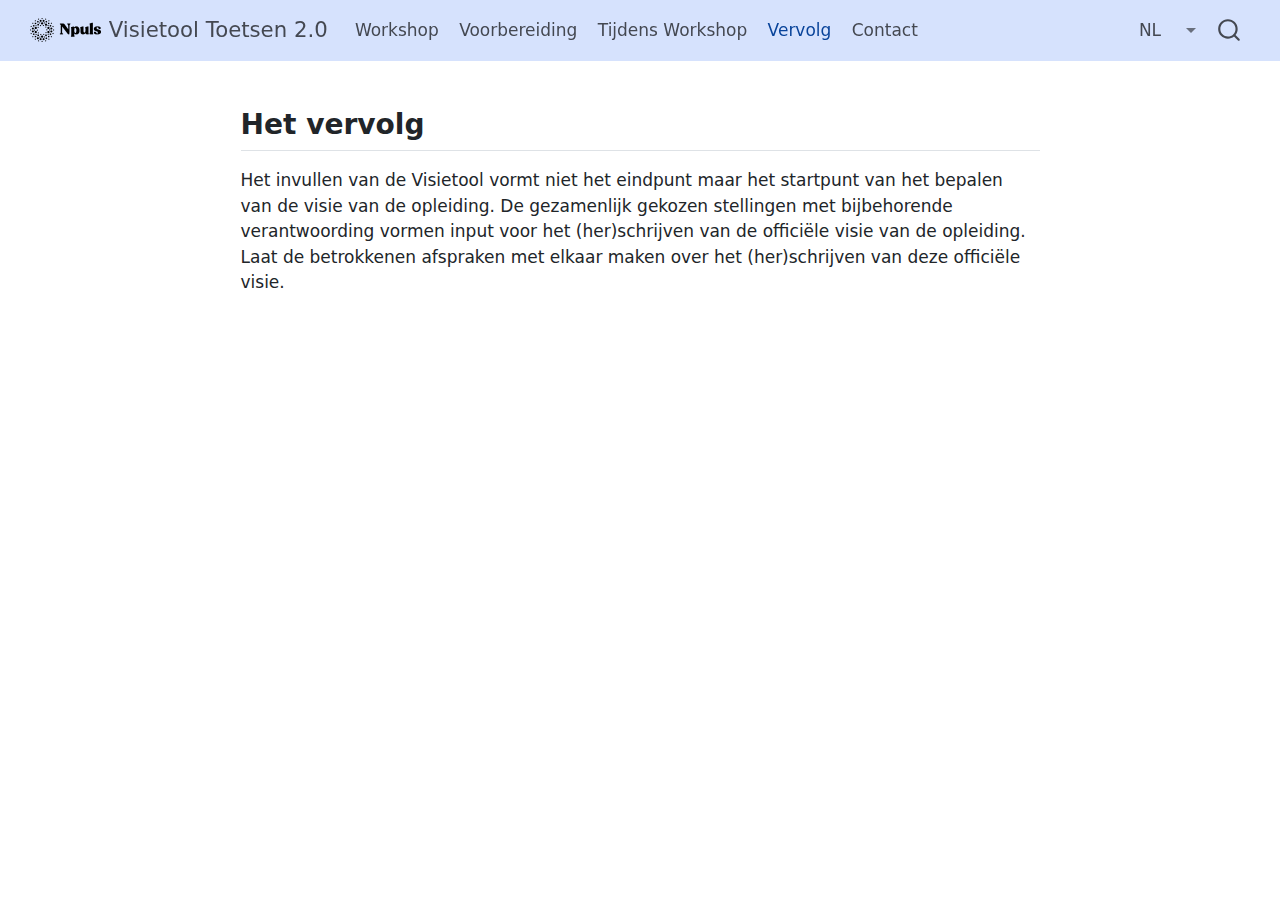
<file: docs/vervolg.html>
<!DOCTYPE html>
<html xmlns="http://www.w3.org/1999/xhtml" lang="en" xml:lang="en"><head>

<meta charset="utf-8">
<meta name="generator" content="quarto-1.8.27">

<meta name="viewport" content="width=device-width, initial-scale=1.0, user-scalable=yes">


<title>vervolg – Visietool Toetsen 2.0</title>
<style>
code{white-space: pre-wrap;}
span.smallcaps{font-variant: small-caps;}
div.columns{display: flex; gap: min(4vw, 1.5em);}
div.column{flex: auto; overflow-x: auto;}
div.hanging-indent{margin-left: 1.5em; text-indent: -1.5em;}
ul.task-list{list-style: none;}
ul.task-list li input[type="checkbox"] {
  width: 0.8em;
  margin: 0 0.8em 0.2em -1em; /* quarto-specific, see https://github.com/quarto-dev/quarto-cli/issues/4556 */ 
  vertical-align: middle;
}
</style>


<script src="site_libs/quarto-nav/quarto-nav.js"></script>
<script src="site_libs/quarto-nav/headroom.min.js"></script>
<script src="site_libs/clipboard/clipboard.min.js"></script>
<script src="site_libs/quarto-search/autocomplete.umd.js"></script>
<script src="site_libs/quarto-search/fuse.min.js"></script>
<script src="site_libs/quarto-search/quarto-search.js"></script>
<meta name="quarto:offset" content="./">
<script src="site_libs/quarto-html/quarto.js" type="module"></script>
<script src="site_libs/quarto-html/tabsets/tabsets.js" type="module"></script>
<script src="site_libs/quarto-html/axe/axe-check.js" type="module"></script>
<script src="site_libs/quarto-html/popper.min.js"></script>
<script src="site_libs/quarto-html/tippy.umd.min.js"></script>
<script src="site_libs/quarto-html/anchor.min.js"></script>
<link href="site_libs/quarto-html/tippy.css" rel="stylesheet">
<link href="site_libs/quarto-html/quarto-syntax-highlighting-ed96de9b727972fe78a7b5d16c58bf87.css" rel="stylesheet" id="quarto-text-highlighting-styles">
<script src="site_libs/bootstrap/bootstrap.min.js"></script>
<link href="site_libs/bootstrap/bootstrap-icons.css" rel="stylesheet">
<link href="site_libs/bootstrap/bootstrap-b7be9d8f7e05810f1acbede8962e2461.min.css" rel="stylesheet" append-hash="true" id="quarto-bootstrap" data-mode="light">
<script id="quarto-search-options" type="application/json">{
  "location": "navbar",
  "copy-button": false,
  "collapse-after": 3,
  "panel-placement": "end",
  "type": "overlay",
  "limit": 50,
  "keyboard-shortcut": [
    "f",
    "/",
    "s"
  ],
  "show-item-context": false,
  "language": {
    "search-no-results-text": "No results",
    "search-matching-documents-text": "matching documents",
    "search-copy-link-title": "Copy link to search",
    "search-hide-matches-text": "Hide additional matches",
    "search-more-match-text": "more match in this document",
    "search-more-matches-text": "more matches in this document",
    "search-clear-button-title": "Clear",
    "search-text-placeholder": "",
    "search-detached-cancel-button-title": "Cancel",
    "search-submit-button-title": "Submit",
    "search-label": "Search"
  }
}</script>


</head>

<body class="nav-fixed fullcontent quarto-light">

<div id="quarto-search-results"></div>
  <header id="quarto-header" class="headroom fixed-top">
    <nav class="navbar navbar-expand-lg " data-bs-theme="dark">
      <div class="navbar-container container-fluid">
      <div class="navbar-brand-container mx-auto">
    <a href="./index.html" class="navbar-brand navbar-brand-logo">
    <img src="./images/npuls-logo.png" alt="" class="navbar-logo light-content">
    <img src="./images/npuls-logo.png" alt="" class="navbar-logo dark-content">
    </a>
    <a class="navbar-brand" href="./index.html">
    <span class="navbar-title">Visietool Toetsen 2.0</span>
    </a>
  </div>
            <div id="quarto-search" class="" title="Search"></div>
          <button class="navbar-toggler" type="button" data-bs-toggle="collapse" data-bs-target="#navbarCollapse" aria-controls="navbarCollapse" role="menu" aria-expanded="false" aria-label="Toggle navigation" onclick="if (window.quartoToggleHeadroom) { window.quartoToggleHeadroom(); }">
  <span class="navbar-toggler-icon"></span>
</button>
          <div class="collapse navbar-collapse" id="navbarCollapse">
            <ul class="navbar-nav navbar-nav-scroll me-auto">
  <li class="nav-item">
    <a class="nav-link" href="./workshop.html"> 
<span class="menu-text">Workshop</span></a>
  </li>  
  <li class="nav-item">
    <a class="nav-link" href="./voorbereiding.html"> 
<span class="menu-text">Voorbereiding</span></a>
  </li>  
  <li class="nav-item">
    <a class="nav-link" href="./tijdens-workshop.html"> 
<span class="menu-text">Tijdens Workshop</span></a>
  </li>  
  <li class="nav-item">
    <a class="nav-link active" href="./vervolg.html" aria-current="page"> 
<span class="menu-text">Vervolg</span></a>
  </li>  
  <li class="nav-item">
    <a class="nav-link" href="./contact.html"> 
<span class="menu-text">Contact</span></a>
  </li>  
</ul>
            <ul class="navbar-nav navbar-nav-scroll ms-auto">
  <li class="nav-item">
    <span class="nav-link">
<span class="menu-text">NL</span>
    </span>
  </li>  
  <li class="nav-item dropdown ">
    <a class="nav-link dropdown-toggle" href="#" id="nav-menu-" role="link" data-bs-toggle="dropdown" aria-expanded="false">
 <span class="menu-text"></span>
    </a>
    <ul class="dropdown-menu dropdown-menu-end" aria-labelledby="nav-menu-">    
        <li class="dropdown-header">EN</li>
    </ul>
  </li>
</ul>
          </div> <!-- /navcollapse -->
            <div class="quarto-navbar-tools">
</div>
      </div> <!-- /container-fluid -->
    </nav>
</header>
<!-- content -->
<div id="quarto-content" class="quarto-container page-columns page-rows-contents page-layout-article page-navbar">
<!-- sidebar -->
<!-- margin-sidebar -->
    
<!-- main -->
<main class="content" id="quarto-document-content"><header id="title-block-header" class="quarto-title-block"></header>




<section id="het-vervolg" class="level2">
<h2 class="anchored" data-anchor-id="het-vervolg">Het vervolg</h2>
<p>Het invullen van de Visietool vormt niet het eindpunt maar het startpunt van het bepalen van de visie van de opleiding. De gezamenlijk gekozen stellingen met bijbehorende verantwoording vormen input voor het (her)schrijven van de officiële visie van de opleiding. Laat de betrokkenen afspraken met elkaar maken over het (her)schrijven van deze officiële visie.</p>


</section>

</main> <!-- /main -->
<script id="quarto-html-after-body" type="application/javascript">
  window.document.addEventListener("DOMContentLoaded", function (event) {
    const icon = "";
    const anchorJS = new window.AnchorJS();
    anchorJS.options = {
      placement: 'right',
      icon: icon
    };
    anchorJS.add('.anchored');
    const isCodeAnnotation = (el) => {
      for (const clz of el.classList) {
        if (clz.startsWith('code-annotation-')) {                     
          return true;
        }
      }
      return false;
    }
    const onCopySuccess = function(e) {
      // button target
      const button = e.trigger;
      // don't keep focus
      button.blur();
      // flash "checked"
      button.classList.add('code-copy-button-checked');
      var currentTitle = button.getAttribute("title");
      button.setAttribute("title", "Copied!");
      let tooltip;
      if (window.bootstrap) {
        button.setAttribute("data-bs-toggle", "tooltip");
        button.setAttribute("data-bs-placement", "left");
        button.setAttribute("data-bs-title", "Copied!");
        tooltip = new bootstrap.Tooltip(button, 
          { trigger: "manual", 
            customClass: "code-copy-button-tooltip",
            offset: [0, -8]});
        tooltip.show();    
      }
      setTimeout(function() {
        if (tooltip) {
          tooltip.hide();
          button.removeAttribute("data-bs-title");
          button.removeAttribute("data-bs-toggle");
          button.removeAttribute("data-bs-placement");
        }
        button.setAttribute("title", currentTitle);
        button.classList.remove('code-copy-button-checked');
      }, 1000);
      // clear code selection
      e.clearSelection();
    }
    const getTextToCopy = function(trigger) {
      const outerScaffold = trigger.parentElement.cloneNode(true);
      const codeEl = outerScaffold.querySelector('code');
      for (const childEl of codeEl.children) {
        if (isCodeAnnotation(childEl)) {
          childEl.remove();
        }
      }
      return codeEl.innerText;
    }
    const clipboard = new window.ClipboardJS('.code-copy-button:not([data-in-quarto-modal])', {
      text: getTextToCopy
    });
    clipboard.on('success', onCopySuccess);
    if (window.document.getElementById('quarto-embedded-source-code-modal')) {
      const clipboardModal = new window.ClipboardJS('.code-copy-button[data-in-quarto-modal]', {
        text: getTextToCopy,
        container: window.document.getElementById('quarto-embedded-source-code-modal')
      });
      clipboardModal.on('success', onCopySuccess);
    }
      var localhostRegex = new RegExp(/^(?:http|https):\/\/localhost\:?[0-9]*\//);
      var mailtoRegex = new RegExp(/^mailto:/);
        var filterRegex = new RegExp('/' + window.location.host + '/');
      var isInternal = (href) => {
          return filterRegex.test(href) || localhostRegex.test(href) || mailtoRegex.test(href);
      }
      // Inspect non-navigation links and adorn them if external
     var links = window.document.querySelectorAll('a[href]:not(.nav-link):not(.navbar-brand):not(.toc-action):not(.sidebar-link):not(.sidebar-item-toggle):not(.pagination-link):not(.no-external):not([aria-hidden]):not(.dropdown-item):not(.quarto-navigation-tool):not(.about-link)');
      for (var i=0; i<links.length; i++) {
        const link = links[i];
        if (!isInternal(link.href)) {
          // undo the damage that might have been done by quarto-nav.js in the case of
          // links that we want to consider external
          if (link.dataset.originalHref !== undefined) {
            link.href = link.dataset.originalHref;
          }
        }
      }
    function tippyHover(el, contentFn, onTriggerFn, onUntriggerFn) {
      const config = {
        allowHTML: true,
        maxWidth: 500,
        delay: 100,
        arrow: false,
        appendTo: function(el) {
            return el.parentElement;
        },
        interactive: true,
        interactiveBorder: 10,
        theme: 'quarto',
        placement: 'bottom-start',
      };
      if (contentFn) {
        config.content = contentFn;
      }
      if (onTriggerFn) {
        config.onTrigger = onTriggerFn;
      }
      if (onUntriggerFn) {
        config.onUntrigger = onUntriggerFn;
      }
      window.tippy(el, config); 
    }
    const noterefs = window.document.querySelectorAll('a[role="doc-noteref"]');
    for (var i=0; i<noterefs.length; i++) {
      const ref = noterefs[i];
      tippyHover(ref, function() {
        // use id or data attribute instead here
        let href = ref.getAttribute('data-footnote-href') || ref.getAttribute('href');
        try { href = new URL(href).hash; } catch {}
        const id = href.replace(/^#\/?/, "");
        const note = window.document.getElementById(id);
        if (note) {
          return note.innerHTML;
        } else {
          return "";
        }
      });
    }
    const xrefs = window.document.querySelectorAll('a.quarto-xref');
    const processXRef = (id, note) => {
      // Strip column container classes
      const stripColumnClz = (el) => {
        el.classList.remove("page-full", "page-columns");
        if (el.children) {
          for (const child of el.children) {
            stripColumnClz(child);
          }
        }
      }
      stripColumnClz(note)
      if (id === null || id.startsWith('sec-')) {
        // Special case sections, only their first couple elements
        const container = document.createElement("div");
        if (note.children && note.children.length > 2) {
          container.appendChild(note.children[0].cloneNode(true));
          for (let i = 1; i < note.children.length; i++) {
            const child = note.children[i];
            if (child.tagName === "P" && child.innerText === "") {
              continue;
            } else {
              container.appendChild(child.cloneNode(true));
              break;
            }
          }
          if (window.Quarto?.typesetMath) {
            window.Quarto.typesetMath(container);
          }
          return container.innerHTML
        } else {
          if (window.Quarto?.typesetMath) {
            window.Quarto.typesetMath(note);
          }
          return note.innerHTML;
        }
      } else {
        // Remove any anchor links if they are present
        const anchorLink = note.querySelector('a.anchorjs-link');
        if (anchorLink) {
          anchorLink.remove();
        }
        if (window.Quarto?.typesetMath) {
          window.Quarto.typesetMath(note);
        }
        if (note.classList.contains("callout")) {
          return note.outerHTML;
        } else {
          return note.innerHTML;
        }
      }
    }
    for (var i=0; i<xrefs.length; i++) {
      const xref = xrefs[i];
      tippyHover(xref, undefined, function(instance) {
        instance.disable();
        let url = xref.getAttribute('href');
        let hash = undefined; 
        if (url.startsWith('#')) {
          hash = url;
        } else {
          try { hash = new URL(url).hash; } catch {}
        }
        if (hash) {
          const id = hash.replace(/^#\/?/, "");
          const note = window.document.getElementById(id);
          if (note !== null) {
            try {
              const html = processXRef(id, note.cloneNode(true));
              instance.setContent(html);
            } finally {
              instance.enable();
              instance.show();
            }
          } else {
            // See if we can fetch this
            fetch(url.split('#')[0])
            .then(res => res.text())
            .then(html => {
              const parser = new DOMParser();
              const htmlDoc = parser.parseFromString(html, "text/html");
              const note = htmlDoc.getElementById(id);
              if (note !== null) {
                const html = processXRef(id, note);
                instance.setContent(html);
              } 
            }).finally(() => {
              instance.enable();
              instance.show();
            });
          }
        } else {
          // See if we can fetch a full url (with no hash to target)
          // This is a special case and we should probably do some content thinning / targeting
          fetch(url)
          .then(res => res.text())
          .then(html => {
            const parser = new DOMParser();
            const htmlDoc = parser.parseFromString(html, "text/html");
            const note = htmlDoc.querySelector('main.content');
            if (note !== null) {
              // This should only happen for chapter cross references
              // (since there is no id in the URL)
              // remove the first header
              if (note.children.length > 0 && note.children[0].tagName === "HEADER") {
                note.children[0].remove();
              }
              const html = processXRef(null, note);
              instance.setContent(html);
            } 
          }).finally(() => {
            instance.enable();
            instance.show();
          });
        }
      }, function(instance) {
      });
    }
        let selectedAnnoteEl;
        const selectorForAnnotation = ( cell, annotation) => {
          let cellAttr = 'data-code-cell="' + cell + '"';
          let lineAttr = 'data-code-annotation="' +  annotation + '"';
          const selector = 'span[' + cellAttr + '][' + lineAttr + ']';
          return selector;
        }
        const selectCodeLines = (annoteEl) => {
          const doc = window.document;
          const targetCell = annoteEl.getAttribute("data-target-cell");
          const targetAnnotation = annoteEl.getAttribute("data-target-annotation");
          const annoteSpan = window.document.querySelector(selectorForAnnotation(targetCell, targetAnnotation));
          const lines = annoteSpan.getAttribute("data-code-lines").split(",");
          const lineIds = lines.map((line) => {
            return targetCell + "-" + line;
          })
          let top = null;
          let height = null;
          let parent = null;
          if (lineIds.length > 0) {
              //compute the position of the single el (top and bottom and make a div)
              const el = window.document.getElementById(lineIds[0]);
              top = el.offsetTop;
              height = el.offsetHeight;
              parent = el.parentElement.parentElement;
            if (lineIds.length > 1) {
              const lastEl = window.document.getElementById(lineIds[lineIds.length - 1]);
              const bottom = lastEl.offsetTop + lastEl.offsetHeight;
              height = bottom - top;
            }
            if (top !== null && height !== null && parent !== null) {
              // cook up a div (if necessary) and position it 
              let div = window.document.getElementById("code-annotation-line-highlight");
              if (div === null) {
                div = window.document.createElement("div");
                div.setAttribute("id", "code-annotation-line-highlight");
                div.style.position = 'absolute';
                parent.appendChild(div);
              }
              div.style.top = top - 2 + "px";
              div.style.height = height + 4 + "px";
              div.style.left = 0;
              let gutterDiv = window.document.getElementById("code-annotation-line-highlight-gutter");
              if (gutterDiv === null) {
                gutterDiv = window.document.createElement("div");
                gutterDiv.setAttribute("id", "code-annotation-line-highlight-gutter");
                gutterDiv.style.position = 'absolute';
                const codeCell = window.document.getElementById(targetCell);
                const gutter = codeCell.querySelector('.code-annotation-gutter');
                gutter.appendChild(gutterDiv);
              }
              gutterDiv.style.top = top - 2 + "px";
              gutterDiv.style.height = height + 4 + "px";
            }
            selectedAnnoteEl = annoteEl;
          }
        };
        const unselectCodeLines = () => {
          const elementsIds = ["code-annotation-line-highlight", "code-annotation-line-highlight-gutter"];
          elementsIds.forEach((elId) => {
            const div = window.document.getElementById(elId);
            if (div) {
              div.remove();
            }
          });
          selectedAnnoteEl = undefined;
        };
          // Handle positioning of the toggle
      window.addEventListener(
        "resize",
        throttle(() => {
          elRect = undefined;
          if (selectedAnnoteEl) {
            selectCodeLines(selectedAnnoteEl);
          }
        }, 10)
      );
      function throttle(fn, ms) {
      let throttle = false;
      let timer;
        return (...args) => {
          if(!throttle) { // first call gets through
              fn.apply(this, args);
              throttle = true;
          } else { // all the others get throttled
              if(timer) clearTimeout(timer); // cancel #2
              timer = setTimeout(() => {
                fn.apply(this, args);
                timer = throttle = false;
              }, ms);
          }
        };
      }
        // Attach click handler to the DT
        const annoteDls = window.document.querySelectorAll('dt[data-target-cell]');
        for (const annoteDlNode of annoteDls) {
          annoteDlNode.addEventListener('click', (event) => {
            const clickedEl = event.target;
            if (clickedEl !== selectedAnnoteEl) {
              unselectCodeLines();
              const activeEl = window.document.querySelector('dt[data-target-cell].code-annotation-active');
              if (activeEl) {
                activeEl.classList.remove('code-annotation-active');
              }
              selectCodeLines(clickedEl);
              clickedEl.classList.add('code-annotation-active');
            } else {
              // Unselect the line
              unselectCodeLines();
              clickedEl.classList.remove('code-annotation-active');
            }
          });
        }
    const findCites = (el) => {
      const parentEl = el.parentElement;
      if (parentEl) {
        const cites = parentEl.dataset.cites;
        if (cites) {
          return {
            el,
            cites: cites.split(' ')
          };
        } else {
          return findCites(el.parentElement)
        }
      } else {
        return undefined;
      }
    };
    var bibliorefs = window.document.querySelectorAll('a[role="doc-biblioref"]');
    for (var i=0; i<bibliorefs.length; i++) {
      const ref = bibliorefs[i];
      const citeInfo = findCites(ref);
      if (citeInfo) {
        tippyHover(citeInfo.el, function() {
          var popup = window.document.createElement('div');
          citeInfo.cites.forEach(function(cite) {
            var citeDiv = window.document.createElement('div');
            citeDiv.classList.add('hanging-indent');
            citeDiv.classList.add('csl-entry');
            var biblioDiv = window.document.getElementById('ref-' + cite);
            if (biblioDiv) {
              citeDiv.innerHTML = biblioDiv.innerHTML;
            }
            popup.appendChild(citeDiv);
          });
          return popup.innerHTML;
        });
      }
    }
  });
  </script>
</div> <!-- /content -->




</body></html>
</file>
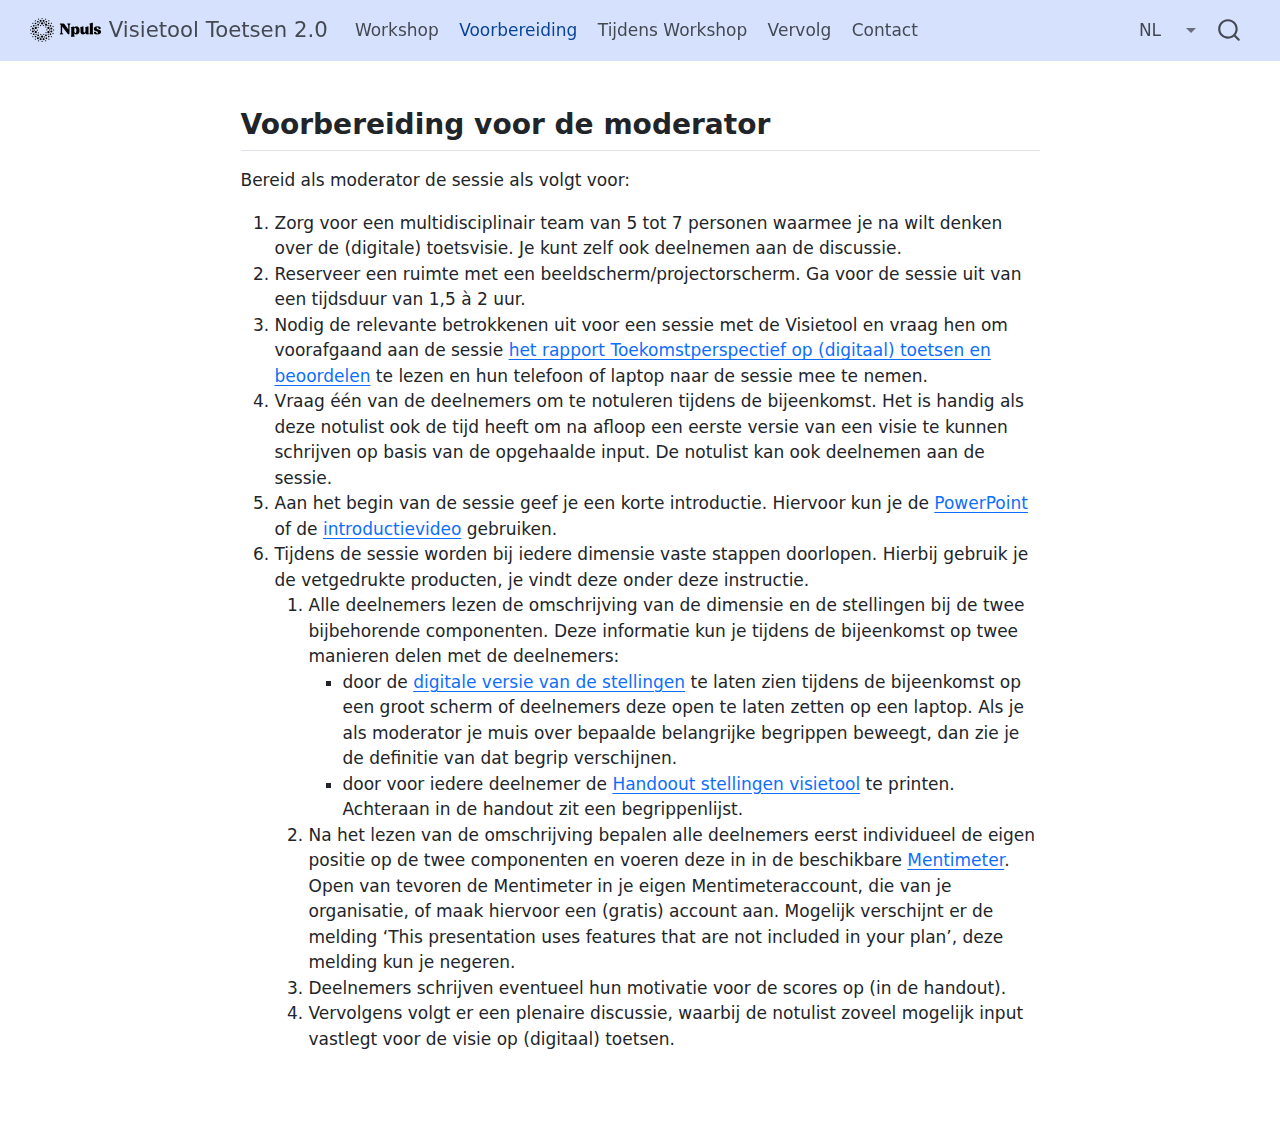
<file: docs/voorbereiding.html>
<!DOCTYPE html>
<html xmlns="http://www.w3.org/1999/xhtml" lang="en" xml:lang="en"><head>

<meta charset="utf-8">
<meta name="generator" content="quarto-1.8.27">

<meta name="viewport" content="width=device-width, initial-scale=1.0, user-scalable=yes">


<title>voorbereiding – Visietool Toetsen 2.0</title>
<style>
code{white-space: pre-wrap;}
span.smallcaps{font-variant: small-caps;}
div.columns{display: flex; gap: min(4vw, 1.5em);}
div.column{flex: auto; overflow-x: auto;}
div.hanging-indent{margin-left: 1.5em; text-indent: -1.5em;}
ul.task-list{list-style: none;}
ul.task-list li input[type="checkbox"] {
  width: 0.8em;
  margin: 0 0.8em 0.2em -1em; /* quarto-specific, see https://github.com/quarto-dev/quarto-cli/issues/4556 */ 
  vertical-align: middle;
}
</style>


<script src="site_libs/quarto-nav/quarto-nav.js"></script>
<script src="site_libs/quarto-nav/headroom.min.js"></script>
<script src="site_libs/clipboard/clipboard.min.js"></script>
<script src="site_libs/quarto-search/autocomplete.umd.js"></script>
<script src="site_libs/quarto-search/fuse.min.js"></script>
<script src="site_libs/quarto-search/quarto-search.js"></script>
<meta name="quarto:offset" content="./">
<script src="site_libs/quarto-html/quarto.js" type="module"></script>
<script src="site_libs/quarto-html/tabsets/tabsets.js" type="module"></script>
<script src="site_libs/quarto-html/axe/axe-check.js" type="module"></script>
<script src="site_libs/quarto-html/popper.min.js"></script>
<script src="site_libs/quarto-html/tippy.umd.min.js"></script>
<script src="site_libs/quarto-html/anchor.min.js"></script>
<link href="site_libs/quarto-html/tippy.css" rel="stylesheet">
<link href="site_libs/quarto-html/quarto-syntax-highlighting-ed96de9b727972fe78a7b5d16c58bf87.css" rel="stylesheet" id="quarto-text-highlighting-styles">
<script src="site_libs/bootstrap/bootstrap.min.js"></script>
<link href="site_libs/bootstrap/bootstrap-icons.css" rel="stylesheet">
<link href="site_libs/bootstrap/bootstrap-b7be9d8f7e05810f1acbede8962e2461.min.css" rel="stylesheet" append-hash="true" id="quarto-bootstrap" data-mode="light">
<script id="quarto-search-options" type="application/json">{
  "location": "navbar",
  "copy-button": false,
  "collapse-after": 3,
  "panel-placement": "end",
  "type": "overlay",
  "limit": 50,
  "keyboard-shortcut": [
    "f",
    "/",
    "s"
  ],
  "show-item-context": false,
  "language": {
    "search-no-results-text": "No results",
    "search-matching-documents-text": "matching documents",
    "search-copy-link-title": "Copy link to search",
    "search-hide-matches-text": "Hide additional matches",
    "search-more-match-text": "more match in this document",
    "search-more-matches-text": "more matches in this document",
    "search-clear-button-title": "Clear",
    "search-text-placeholder": "",
    "search-detached-cancel-button-title": "Cancel",
    "search-submit-button-title": "Submit",
    "search-label": "Search"
  }
}</script>


</head>

<body class="nav-fixed fullcontent quarto-light">

<div id="quarto-search-results"></div>
  <header id="quarto-header" class="headroom fixed-top">
    <nav class="navbar navbar-expand-lg " data-bs-theme="dark">
      <div class="navbar-container container-fluid">
      <div class="navbar-brand-container mx-auto">
    <a href="./index.html" class="navbar-brand navbar-brand-logo">
    <img src="./images/npuls-logo.png" alt="" class="navbar-logo light-content">
    <img src="./images/npuls-logo.png" alt="" class="navbar-logo dark-content">
    </a>
    <a class="navbar-brand" href="./index.html">
    <span class="navbar-title">Visietool Toetsen 2.0</span>
    </a>
  </div>
            <div id="quarto-search" class="" title="Search"></div>
          <button class="navbar-toggler" type="button" data-bs-toggle="collapse" data-bs-target="#navbarCollapse" aria-controls="navbarCollapse" role="menu" aria-expanded="false" aria-label="Toggle navigation" onclick="if (window.quartoToggleHeadroom) { window.quartoToggleHeadroom(); }">
  <span class="navbar-toggler-icon"></span>
</button>
          <div class="collapse navbar-collapse" id="navbarCollapse">
            <ul class="navbar-nav navbar-nav-scroll me-auto">
  <li class="nav-item">
    <a class="nav-link" href="./workshop.html"> 
<span class="menu-text">Workshop</span></a>
  </li>  
  <li class="nav-item">
    <a class="nav-link active" href="./voorbereiding.html" aria-current="page"> 
<span class="menu-text">Voorbereiding</span></a>
  </li>  
  <li class="nav-item">
    <a class="nav-link" href="./tijdens-workshop.html"> 
<span class="menu-text">Tijdens Workshop</span></a>
  </li>  
  <li class="nav-item">
    <a class="nav-link" href="./vervolg.html"> 
<span class="menu-text">Vervolg</span></a>
  </li>  
  <li class="nav-item">
    <a class="nav-link" href="./contact.html"> 
<span class="menu-text">Contact</span></a>
  </li>  
</ul>
            <ul class="navbar-nav navbar-nav-scroll ms-auto">
  <li class="nav-item">
    <span class="nav-link">
<span class="menu-text">NL</span>
    </span>
  </li>  
  <li class="nav-item dropdown ">
    <a class="nav-link dropdown-toggle" href="#" id="nav-menu-" role="link" data-bs-toggle="dropdown" aria-expanded="false">
 <span class="menu-text"></span>
    </a>
    <ul class="dropdown-menu dropdown-menu-end" aria-labelledby="nav-menu-">    
        <li class="dropdown-header">EN</li>
    </ul>
  </li>
</ul>
          </div> <!-- /navcollapse -->
            <div class="quarto-navbar-tools">
</div>
      </div> <!-- /container-fluid -->
    </nav>
</header>
<!-- content -->
<div id="quarto-content" class="quarto-container page-columns page-rows-contents page-layout-article page-navbar">
<!-- sidebar -->
<!-- margin-sidebar -->
    
<!-- main -->
<main class="content" id="quarto-document-content"><header id="title-block-header" class="quarto-title-block"></header>




<section id="voorbereiding-voor-de-moderator" class="level2">
<h2 class="anchored" data-anchor-id="voorbereiding-voor-de-moderator">Voorbereiding voor de moderator</h2>
<p>Bereid als moderator de sessie als volgt voor:</p>
<ol type="1">
<li>Zorg voor een multidisciplinair team van 5 tot 7 personen waarmee je na wilt denken over de (digitale) toetsvisie. Je kunt zelf ook deelnemen aan de discussie.<br>
</li>
<li>Reserveer een ruimte met een beeldscherm/projectorscherm. Ga voor de sessie uit van een tijdsduur van 1,5 à 2 uur.</li>
<li>Nodig de relevante betrokkenen uit voor een sessie met de Visietool en vraag hen om voorafgaand aan de sessie <a href="https://www.versnellingsplan.nl/Kennisbank/toekomstperspectief-op-digitaal-toetsen-en-beoordelen/">het rapport Toekomstperspectief op (digitaal) toetsen en beoordelen</a> te lezen en hun telefoon of laptop naar de sessie mee te nemen.<br>
</li>
<li>Vraag één van de deelnemers om te notuleren tijdens de bijeenkomst. Het is handig als deze notulist ook de tijd heeft om na afloop een eerste versie van een visie te kunnen schrijven op basis van de opgehaalde input. De notulist kan ook deelnemen aan de sessie.</li>
<li>Aan het begin van de sessie geef je een korte introductie. Hiervoor kun je de <a href="200924Introductievideo.pptx">PowerPoint</a> of de <a href="https://youtu.be/irJLWzgdX7g">introductievideo</a> gebruiken.</li>
<li>Tijdens de sessie worden bij iedere dimensie vaste stappen doorlopen. Hierbij gebruik je de vetgedrukte producten, je vindt deze onder deze instructie.
<ol type="1">
<li>Alle deelnemers lezen de omschrijving van de dimensie en de stellingen bij de twee bijbehorende componenten. Deze informatie kun je tijdens de bijeenkomst op twee manieren delen met de deelnemers:
<ul>
<li>door de <a href="./visietool_toetsen.html">digitale versie van de stellingen</a> te laten zien tijdens de bijeenkomst op een groot scherm of deelnemers deze open te laten zetten op een laptop. Als je als moderator je muis over bepaalde belangrijke begrippen beweegt, dan zie je de definitie van dat begrip verschijnen.<br>
</li>
<li>door voor iedere deelnemer de <a href="Definitief_Handout_Vijf_dimensie_visietool_incl_begrippenlijst.pdf">Handoout stellingen visietool</a> te printen. Achteraan in de handout zit een begrippenlijst.<br>
</li>
</ul></li>
<li>Na het lezen van de omschrijving bepalen alle deelnemers eerst individueel de eigen positie op de twee componenten en voeren deze in in de beschikbare <a href="https://www.mentimeter.com/app/presentation/n/albx6yapo5dwg64cjiwedcrpbcynvcc2/invite?utm_campaign=Invited%20to%20collaborate%20on%20presentation&amp;utm_content=Email%231%3A%20Invite%20to%20collaborate%20-%20name%20%2B%20last%20name%20exists&amp;utm_medium=email&amp;utm_source=transactional">Mentimeter</a>. Open van tevoren de Mentimeter in je eigen Mentimeteraccount, die van je organisatie, of maak hiervoor een (gratis) account aan. Mogelijk verschijnt er de melding ‘This presentation uses features that are not included in your plan’, deze melding kun je negeren.</li>
<li>Deelnemers schrijven eventueel hun motivatie voor de scores op (in de handout).</li>
<li>Vervolgens volgt er een plenaire discussie, waarbij de notulist zoveel mogelijk input vastlegt voor de visie op (digitaal) toetsen.</li>
</ol></li>
</ol>


</section>

</main> <!-- /main -->
<script id="quarto-html-after-body" type="application/javascript">
  window.document.addEventListener("DOMContentLoaded", function (event) {
    const icon = "";
    const anchorJS = new window.AnchorJS();
    anchorJS.options = {
      placement: 'right',
      icon: icon
    };
    anchorJS.add('.anchored');
    const isCodeAnnotation = (el) => {
      for (const clz of el.classList) {
        if (clz.startsWith('code-annotation-')) {                     
          return true;
        }
      }
      return false;
    }
    const onCopySuccess = function(e) {
      // button target
      const button = e.trigger;
      // don't keep focus
      button.blur();
      // flash "checked"
      button.classList.add('code-copy-button-checked');
      var currentTitle = button.getAttribute("title");
      button.setAttribute("title", "Copied!");
      let tooltip;
      if (window.bootstrap) {
        button.setAttribute("data-bs-toggle", "tooltip");
        button.setAttribute("data-bs-placement", "left");
        button.setAttribute("data-bs-title", "Copied!");
        tooltip = new bootstrap.Tooltip(button, 
          { trigger: "manual", 
            customClass: "code-copy-button-tooltip",
            offset: [0, -8]});
        tooltip.show();    
      }
      setTimeout(function() {
        if (tooltip) {
          tooltip.hide();
          button.removeAttribute("data-bs-title");
          button.removeAttribute("data-bs-toggle");
          button.removeAttribute("data-bs-placement");
        }
        button.setAttribute("title", currentTitle);
        button.classList.remove('code-copy-button-checked');
      }, 1000);
      // clear code selection
      e.clearSelection();
    }
    const getTextToCopy = function(trigger) {
      const outerScaffold = trigger.parentElement.cloneNode(true);
      const codeEl = outerScaffold.querySelector('code');
      for (const childEl of codeEl.children) {
        if (isCodeAnnotation(childEl)) {
          childEl.remove();
        }
      }
      return codeEl.innerText;
    }
    const clipboard = new window.ClipboardJS('.code-copy-button:not([data-in-quarto-modal])', {
      text: getTextToCopy
    });
    clipboard.on('success', onCopySuccess);
    if (window.document.getElementById('quarto-embedded-source-code-modal')) {
      const clipboardModal = new window.ClipboardJS('.code-copy-button[data-in-quarto-modal]', {
        text: getTextToCopy,
        container: window.document.getElementById('quarto-embedded-source-code-modal')
      });
      clipboardModal.on('success', onCopySuccess);
    }
      var localhostRegex = new RegExp(/^(?:http|https):\/\/localhost\:?[0-9]*\//);
      var mailtoRegex = new RegExp(/^mailto:/);
        var filterRegex = new RegExp('/' + window.location.host + '/');
      var isInternal = (href) => {
          return filterRegex.test(href) || localhostRegex.test(href) || mailtoRegex.test(href);
      }
      // Inspect non-navigation links and adorn them if external
     var links = window.document.querySelectorAll('a[href]:not(.nav-link):not(.navbar-brand):not(.toc-action):not(.sidebar-link):not(.sidebar-item-toggle):not(.pagination-link):not(.no-external):not([aria-hidden]):not(.dropdown-item):not(.quarto-navigation-tool):not(.about-link)');
      for (var i=0; i<links.length; i++) {
        const link = links[i];
        if (!isInternal(link.href)) {
          // undo the damage that might have been done by quarto-nav.js in the case of
          // links that we want to consider external
          if (link.dataset.originalHref !== undefined) {
            link.href = link.dataset.originalHref;
          }
        }
      }
    function tippyHover(el, contentFn, onTriggerFn, onUntriggerFn) {
      const config = {
        allowHTML: true,
        maxWidth: 500,
        delay: 100,
        arrow: false,
        appendTo: function(el) {
            return el.parentElement;
        },
        interactive: true,
        interactiveBorder: 10,
        theme: 'quarto',
        placement: 'bottom-start',
      };
      if (contentFn) {
        config.content = contentFn;
      }
      if (onTriggerFn) {
        config.onTrigger = onTriggerFn;
      }
      if (onUntriggerFn) {
        config.onUntrigger = onUntriggerFn;
      }
      window.tippy(el, config); 
    }
    const noterefs = window.document.querySelectorAll('a[role="doc-noteref"]');
    for (var i=0; i<noterefs.length; i++) {
      const ref = noterefs[i];
      tippyHover(ref, function() {
        // use id or data attribute instead here
        let href = ref.getAttribute('data-footnote-href') || ref.getAttribute('href');
        try { href = new URL(href).hash; } catch {}
        const id = href.replace(/^#\/?/, "");
        const note = window.document.getElementById(id);
        if (note) {
          return note.innerHTML;
        } else {
          return "";
        }
      });
    }
    const xrefs = window.document.querySelectorAll('a.quarto-xref');
    const processXRef = (id, note) => {
      // Strip column container classes
      const stripColumnClz = (el) => {
        el.classList.remove("page-full", "page-columns");
        if (el.children) {
          for (const child of el.children) {
            stripColumnClz(child);
          }
        }
      }
      stripColumnClz(note)
      if (id === null || id.startsWith('sec-')) {
        // Special case sections, only their first couple elements
        const container = document.createElement("div");
        if (note.children && note.children.length > 2) {
          container.appendChild(note.children[0].cloneNode(true));
          for (let i = 1; i < note.children.length; i++) {
            const child = note.children[i];
            if (child.tagName === "P" && child.innerText === "") {
              continue;
            } else {
              container.appendChild(child.cloneNode(true));
              break;
            }
          }
          if (window.Quarto?.typesetMath) {
            window.Quarto.typesetMath(container);
          }
          return container.innerHTML
        } else {
          if (window.Quarto?.typesetMath) {
            window.Quarto.typesetMath(note);
          }
          return note.innerHTML;
        }
      } else {
        // Remove any anchor links if they are present
        const anchorLink = note.querySelector('a.anchorjs-link');
        if (anchorLink) {
          anchorLink.remove();
        }
        if (window.Quarto?.typesetMath) {
          window.Quarto.typesetMath(note);
        }
        if (note.classList.contains("callout")) {
          return note.outerHTML;
        } else {
          return note.innerHTML;
        }
      }
    }
    for (var i=0; i<xrefs.length; i++) {
      const xref = xrefs[i];
      tippyHover(xref, undefined, function(instance) {
        instance.disable();
        let url = xref.getAttribute('href');
        let hash = undefined; 
        if (url.startsWith('#')) {
          hash = url;
        } else {
          try { hash = new URL(url).hash; } catch {}
        }
        if (hash) {
          const id = hash.replace(/^#\/?/, "");
          const note = window.document.getElementById(id);
          if (note !== null) {
            try {
              const html = processXRef(id, note.cloneNode(true));
              instance.setContent(html);
            } finally {
              instance.enable();
              instance.show();
            }
          } else {
            // See if we can fetch this
            fetch(url.split('#')[0])
            .then(res => res.text())
            .then(html => {
              const parser = new DOMParser();
              const htmlDoc = parser.parseFromString(html, "text/html");
              const note = htmlDoc.getElementById(id);
              if (note !== null) {
                const html = processXRef(id, note);
                instance.setContent(html);
              } 
            }).finally(() => {
              instance.enable();
              instance.show();
            });
          }
        } else {
          // See if we can fetch a full url (with no hash to target)
          // This is a special case and we should probably do some content thinning / targeting
          fetch(url)
          .then(res => res.text())
          .then(html => {
            const parser = new DOMParser();
            const htmlDoc = parser.parseFromString(html, "text/html");
            const note = htmlDoc.querySelector('main.content');
            if (note !== null) {
              // This should only happen for chapter cross references
              // (since there is no id in the URL)
              // remove the first header
              if (note.children.length > 0 && note.children[0].tagName === "HEADER") {
                note.children[0].remove();
              }
              const html = processXRef(null, note);
              instance.setContent(html);
            } 
          }).finally(() => {
            instance.enable();
            instance.show();
          });
        }
      }, function(instance) {
      });
    }
        let selectedAnnoteEl;
        const selectorForAnnotation = ( cell, annotation) => {
          let cellAttr = 'data-code-cell="' + cell + '"';
          let lineAttr = 'data-code-annotation="' +  annotation + '"';
          const selector = 'span[' + cellAttr + '][' + lineAttr + ']';
          return selector;
        }
        const selectCodeLines = (annoteEl) => {
          const doc = window.document;
          const targetCell = annoteEl.getAttribute("data-target-cell");
          const targetAnnotation = annoteEl.getAttribute("data-target-annotation");
          const annoteSpan = window.document.querySelector(selectorForAnnotation(targetCell, targetAnnotation));
          const lines = annoteSpan.getAttribute("data-code-lines").split(",");
          const lineIds = lines.map((line) => {
            return targetCell + "-" + line;
          })
          let top = null;
          let height = null;
          let parent = null;
          if (lineIds.length > 0) {
              //compute the position of the single el (top and bottom and make a div)
              const el = window.document.getElementById(lineIds[0]);
              top = el.offsetTop;
              height = el.offsetHeight;
              parent = el.parentElement.parentElement;
            if (lineIds.length > 1) {
              const lastEl = window.document.getElementById(lineIds[lineIds.length - 1]);
              const bottom = lastEl.offsetTop + lastEl.offsetHeight;
              height = bottom - top;
            }
            if (top !== null && height !== null && parent !== null) {
              // cook up a div (if necessary) and position it 
              let div = window.document.getElementById("code-annotation-line-highlight");
              if (div === null) {
                div = window.document.createElement("div");
                div.setAttribute("id", "code-annotation-line-highlight");
                div.style.position = 'absolute';
                parent.appendChild(div);
              }
              div.style.top = top - 2 + "px";
              div.style.height = height + 4 + "px";
              div.style.left = 0;
              let gutterDiv = window.document.getElementById("code-annotation-line-highlight-gutter");
              if (gutterDiv === null) {
                gutterDiv = window.document.createElement("div");
                gutterDiv.setAttribute("id", "code-annotation-line-highlight-gutter");
                gutterDiv.style.position = 'absolute';
                const codeCell = window.document.getElementById(targetCell);
                const gutter = codeCell.querySelector('.code-annotation-gutter');
                gutter.appendChild(gutterDiv);
              }
              gutterDiv.style.top = top - 2 + "px";
              gutterDiv.style.height = height + 4 + "px";
            }
            selectedAnnoteEl = annoteEl;
          }
        };
        const unselectCodeLines = () => {
          const elementsIds = ["code-annotation-line-highlight", "code-annotation-line-highlight-gutter"];
          elementsIds.forEach((elId) => {
            const div = window.document.getElementById(elId);
            if (div) {
              div.remove();
            }
          });
          selectedAnnoteEl = undefined;
        };
          // Handle positioning of the toggle
      window.addEventListener(
        "resize",
        throttle(() => {
          elRect = undefined;
          if (selectedAnnoteEl) {
            selectCodeLines(selectedAnnoteEl);
          }
        }, 10)
      );
      function throttle(fn, ms) {
      let throttle = false;
      let timer;
        return (...args) => {
          if(!throttle) { // first call gets through
              fn.apply(this, args);
              throttle = true;
          } else { // all the others get throttled
              if(timer) clearTimeout(timer); // cancel #2
              timer = setTimeout(() => {
                fn.apply(this, args);
                timer = throttle = false;
              }, ms);
          }
        };
      }
        // Attach click handler to the DT
        const annoteDls = window.document.querySelectorAll('dt[data-target-cell]');
        for (const annoteDlNode of annoteDls) {
          annoteDlNode.addEventListener('click', (event) => {
            const clickedEl = event.target;
            if (clickedEl !== selectedAnnoteEl) {
              unselectCodeLines();
              const activeEl = window.document.querySelector('dt[data-target-cell].code-annotation-active');
              if (activeEl) {
                activeEl.classList.remove('code-annotation-active');
              }
              selectCodeLines(clickedEl);
              clickedEl.classList.add('code-annotation-active');
            } else {
              // Unselect the line
              unselectCodeLines();
              clickedEl.classList.remove('code-annotation-active');
            }
          });
        }
    const findCites = (el) => {
      const parentEl = el.parentElement;
      if (parentEl) {
        const cites = parentEl.dataset.cites;
        if (cites) {
          return {
            el,
            cites: cites.split(' ')
          };
        } else {
          return findCites(el.parentElement)
        }
      } else {
        return undefined;
      }
    };
    var bibliorefs = window.document.querySelectorAll('a[role="doc-biblioref"]');
    for (var i=0; i<bibliorefs.length; i++) {
      const ref = bibliorefs[i];
      const citeInfo = findCites(ref);
      if (citeInfo) {
        tippyHover(citeInfo.el, function() {
          var popup = window.document.createElement('div');
          citeInfo.cites.forEach(function(cite) {
            var citeDiv = window.document.createElement('div');
            citeDiv.classList.add('hanging-indent');
            citeDiv.classList.add('csl-entry');
            var biblioDiv = window.document.getElementById('ref-' + cite);
            if (biblioDiv) {
              citeDiv.innerHTML = biblioDiv.innerHTML;
            }
            popup.appendChild(citeDiv);
          });
          return popup.innerHTML;
        });
      }
    }
  });
  </script>
</div> <!-- /content -->




</body></html>
</file>
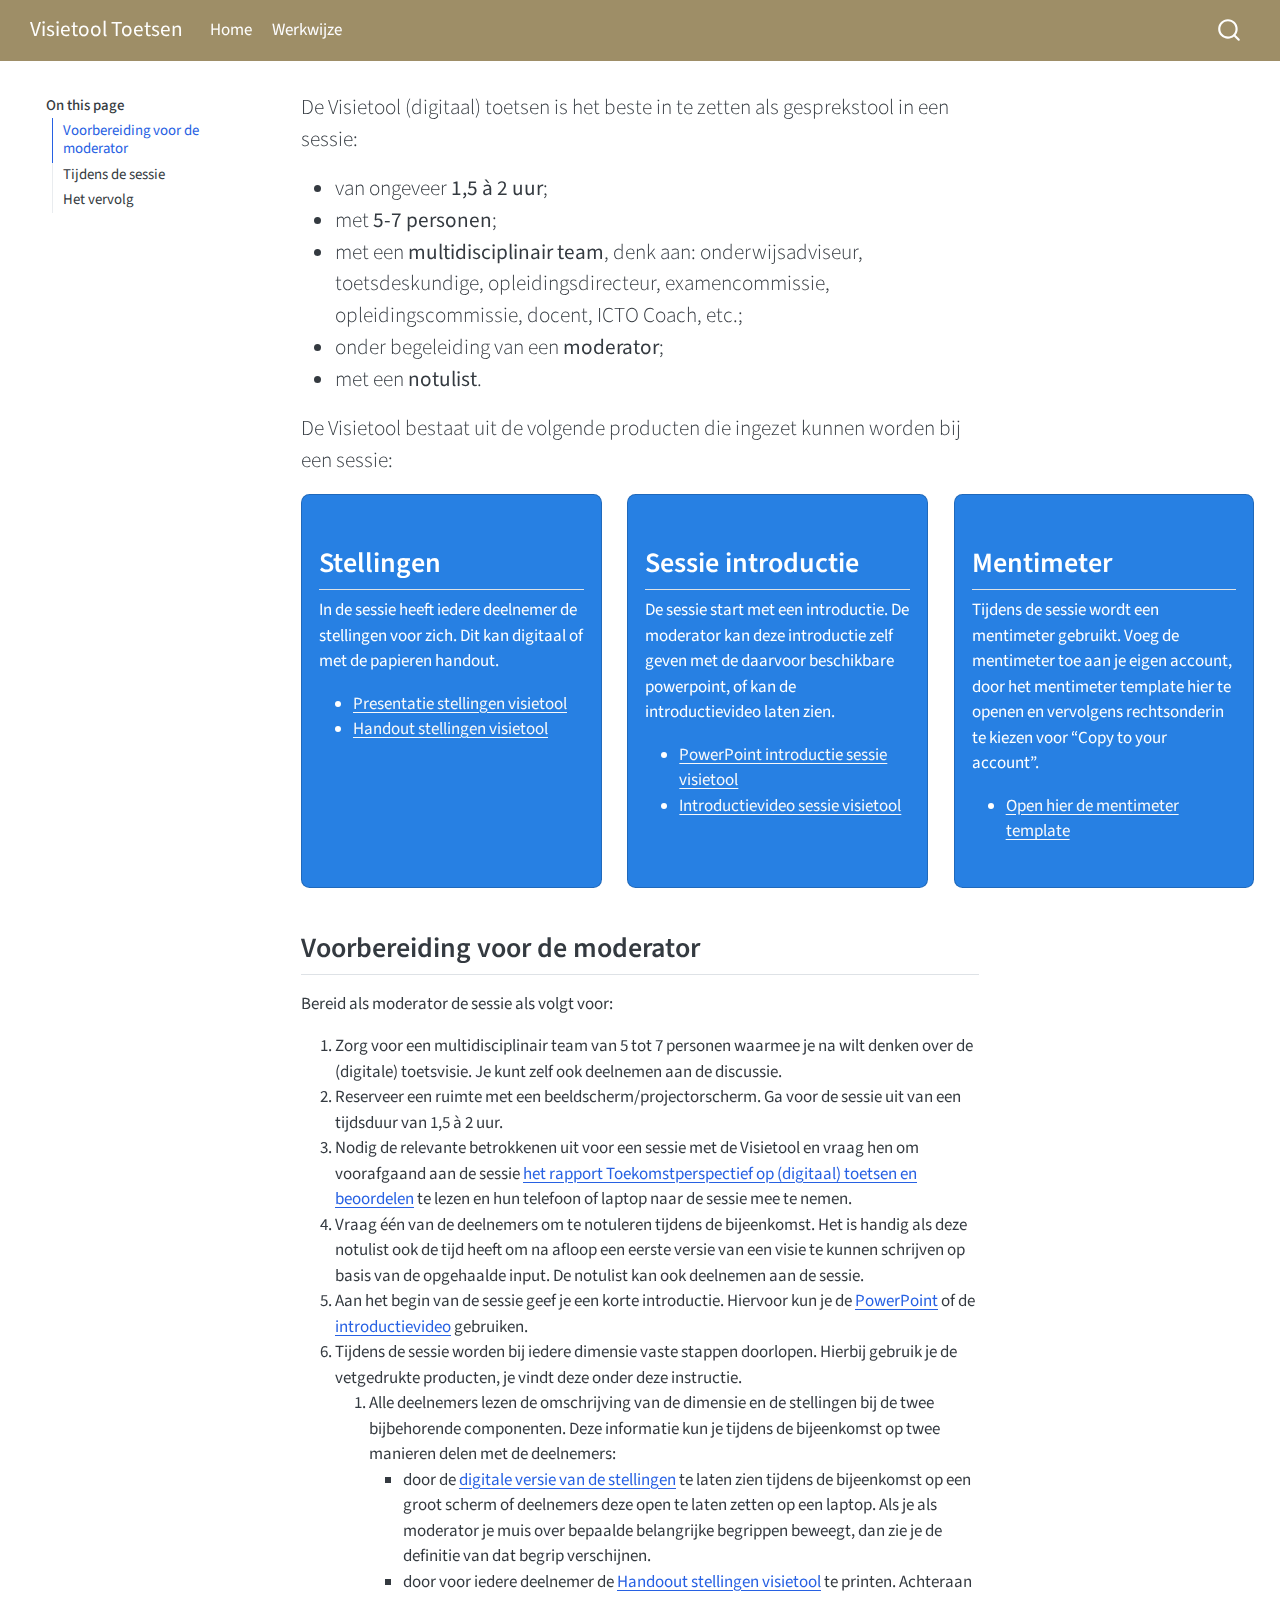
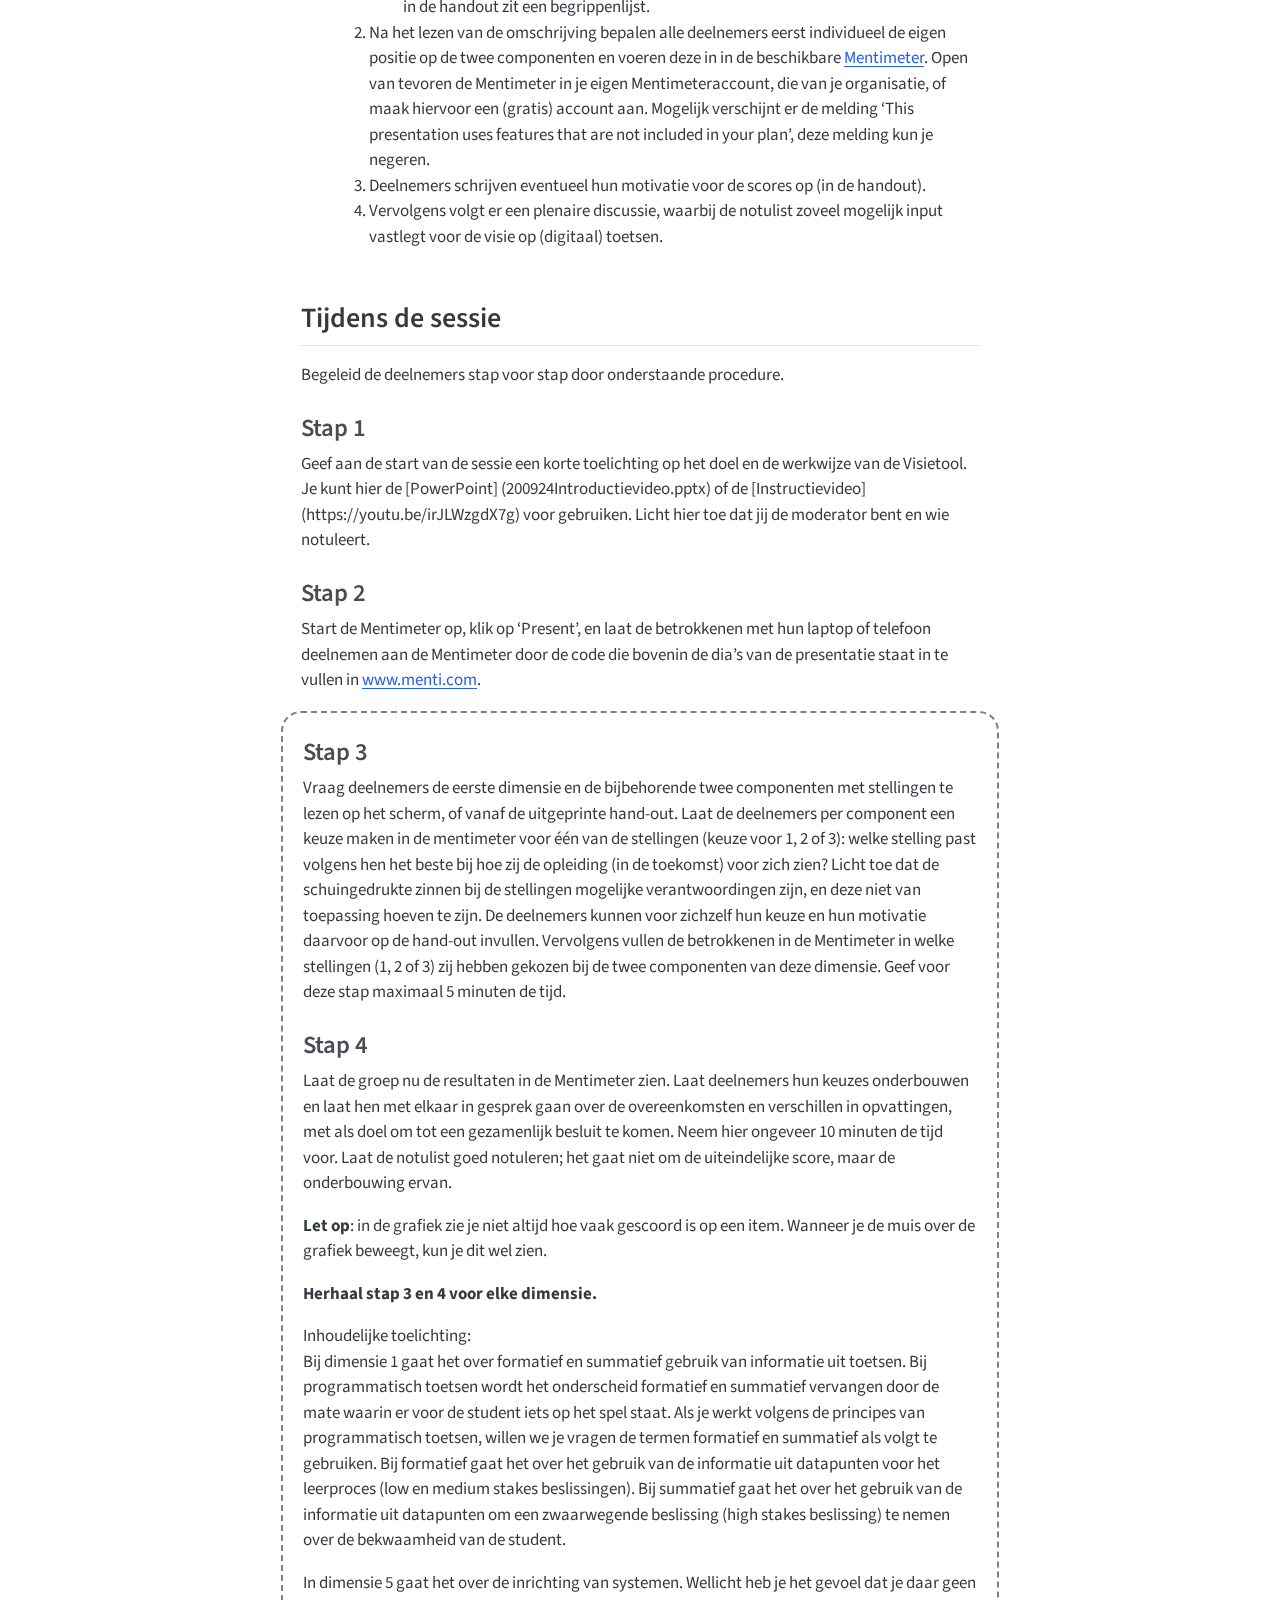
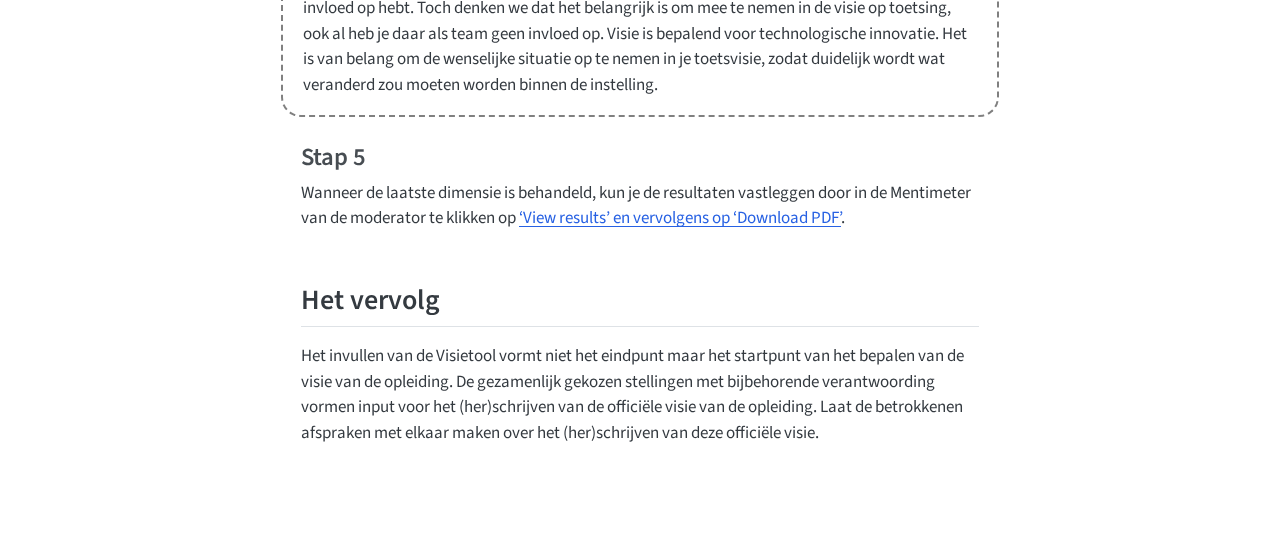
<file: docs/werkwijze.html>
<!DOCTYPE html>
<html xmlns="http://www.w3.org/1999/xhtml" lang="en" xml:lang="en"><head>

<meta charset="utf-8">
<meta name="generator" content="quarto-1.5.45">

<meta name="viewport" content="width=device-width, initial-scale=1.0, user-scalable=yes">


<title>werkwijze – Visietool Toetsen</title>
<style>
code{white-space: pre-wrap;}
span.smallcaps{font-variant: small-caps;}
div.columns{display: flex; gap: min(4vw, 1.5em);}
div.column{flex: auto; overflow-x: auto;}
div.hanging-indent{margin-left: 1.5em; text-indent: -1.5em;}
ul.task-list{list-style: none;}
ul.task-list li input[type="checkbox"] {
  width: 0.8em;
  margin: 0 0.8em 0.2em -1em; /* quarto-specific, see https://github.com/quarto-dev/quarto-cli/issues/4556 */ 
  vertical-align: middle;
}
</style>


<script src="site_libs/quarto-nav/quarto-nav.js"></script>
<script src="site_libs/quarto-nav/headroom.min.js"></script>
<script src="site_libs/clipboard/clipboard.min.js"></script>
<script src="site_libs/quarto-search/autocomplete.umd.js"></script>
<script src="site_libs/quarto-search/fuse.min.js"></script>
<script src="site_libs/quarto-search/quarto-search.js"></script>
<meta name="quarto:offset" content="./">
<script src="site_libs/quarto-html/quarto.js"></script>
<script src="site_libs/quarto-html/popper.min.js"></script>
<script src="site_libs/quarto-html/tippy.umd.min.js"></script>
<script src="site_libs/quarto-html/anchor.min.js"></script>
<link href="site_libs/quarto-html/tippy.css" rel="stylesheet">
<link href="site_libs/quarto-html/quarto-syntax-highlighting.css" rel="stylesheet" id="quarto-text-highlighting-styles">
<script src="site_libs/bootstrap/bootstrap.min.js"></script>
<link href="site_libs/bootstrap/bootstrap-icons.css" rel="stylesheet">
<link href="site_libs/bootstrap/bootstrap.min.css" rel="stylesheet" id="quarto-bootstrap" data-mode="light">
<script id="quarto-search-options" type="application/json">{
  "location": "navbar",
  "copy-button": false,
  "collapse-after": 3,
  "panel-placement": "end",
  "type": "overlay",
  "limit": 50,
  "keyboard-shortcut": [
    "f",
    "/",
    "s"
  ],
  "show-item-context": false,
  "language": {
    "search-no-results-text": "No results",
    "search-matching-documents-text": "matching documents",
    "search-copy-link-title": "Copy link to search",
    "search-hide-matches-text": "Hide additional matches",
    "search-more-match-text": "more match in this document",
    "search-more-matches-text": "more matches in this document",
    "search-clear-button-title": "Clear",
    "search-text-placeholder": "",
    "search-detached-cancel-button-title": "Cancel",
    "search-submit-button-title": "Submit",
    "search-label": "Search"
  }
}</script>
<style>html{ scroll-behavior: smooth; }</style>


<link rel="stylesheet" href="styles.css">
</head>

<body class="floating nav-fixed">

<div id="quarto-search-results"></div>
  <header id="quarto-header" class="headroom fixed-top">
    <nav class="navbar navbar-expand-lg " data-bs-theme="dark">
      <div class="navbar-container container-fluid">
      <div class="navbar-brand-container mx-auto">
    <a class="navbar-brand" href="./index.html">
    <span class="navbar-title">Visietool Toetsen</span>
    </a>
  </div>
            <div id="quarto-search" class="" title="Search"></div>
          <button class="navbar-toggler" type="button" data-bs-toggle="collapse" data-bs-target="#navbarCollapse" aria-controls="navbarCollapse" role="menu" aria-expanded="false" aria-label="Toggle navigation" onclick="if (window.quartoToggleHeadroom) { window.quartoToggleHeadroom(); }">
  <span class="navbar-toggler-icon"></span>
</button>
          <div class="collapse navbar-collapse" id="navbarCollapse">
            <ul class="navbar-nav navbar-nav-scroll me-auto">
  <li class="nav-item">
    <a class="nav-link" href="./index.html"> 
<span class="menu-text">Home</span></a>
  </li>  
  <li class="nav-item">
    <a class="nav-link active" href="./werkwijze.html" aria-current="page"> 
<span class="menu-text">Werkwijze</span></a>
  </li>  
</ul>
          </div> <!-- /navcollapse -->
            <div class="quarto-navbar-tools">
</div>
      </div> <!-- /container-fluid -->
    </nav>
</header>
<!-- content -->
<div id="quarto-content" class="quarto-container page-columns page-rows-contents page-layout-article page-navbar">
<!-- sidebar -->
  <nav id="quarto-sidebar" class="sidebar collapse collapse-horizontal quarto-sidebar-collapse-item sidebar-navigation floating overflow-auto">
    <nav id="TOC" role="doc-toc" class="toc-active">
    <h2 id="toc-title">On this page</h2>
   
  <ul>
  <li><a href="#voorbereiding-voor-de-moderator" id="toc-voorbereiding-voor-de-moderator" class="nav-link active" data-scroll-target="#voorbereiding-voor-de-moderator">Voorbereiding voor de moderator</a></li>
  <li><a href="#tijdens-de-sessie" id="toc-tijdens-de-sessie" class="nav-link" data-scroll-target="#tijdens-de-sessie">Tijdens de sessie</a>
  <ul class="collapse">
  <li><a href="#stap-1" id="toc-stap-1" class="nav-link" data-scroll-target="#stap-1">Stap 1</a></li>
  <li><a href="#stap-2" id="toc-stap-2" class="nav-link" data-scroll-target="#stap-2">Stap 2</a></li>
  <li><a href="#stap-5" id="toc-stap-5" class="nav-link" data-scroll-target="#stap-5">Stap 5</a></li>
  </ul></li>
  <li><a href="#het-vervolg" id="toc-het-vervolg" class="nav-link" data-scroll-target="#het-vervolg">Het vervolg</a></li>
  </ul>
</nav>
</nav>
<div id="quarto-sidebar-glass" class="quarto-sidebar-collapse-item" data-bs-toggle="collapse" data-bs-target=".quarto-sidebar-collapse-item"></div>
<!-- margin-sidebar -->
    <div id="quarto-margin-sidebar" class="sidebar margin-sidebar zindex-bottom">
    </div>
<!-- main -->
<main class="content page-columns page-full" id="quarto-document-content">




<div class="lead">
<p>De Visietool (digitaal) toetsen is het beste in te zetten als gesprekstool in een sessie:</p>
<ul>
<li>van ongeveer <strong>1,5 à 2 uur</strong>;<br>
</li>
<li>met <strong>5-7 personen</strong>;</li>
<li>met een <strong>multidisciplinair team</strong>, denk aan: onderwijsadviseur, toetsdeskundige, opleidingsdirecteur, examencommissie, opleidingscommissie, docent, ICTO Coach, etc.;<br>
</li>
<li>onder begeleiding van een <strong>moderator</strong>;</li>
<li>met een <strong>notulist</strong>.</li>
</ul>
<p>De Visietool bestaat uit de volgende producten die ingezet kunnen worden bij een sessie:</p>
</div>
<div class="grid column-page-right">
<div class="g-col-12 g-col-md-4">
<div class="card text-white bg-primary rounded-3 mx-auto h-100">
<section id="stellingen" class="level2 card-title card-body">
<h2 class="card-title anchored" data-anchor-id="stellingen">Stellingen</h2>
<div class="card-text">
<p>In de sessie heeft iedere deelnemer de stellingen voor zich. Dit kan digitaal of met de papieren handout.</p>
<ul>
<li><a href="./visietool_toetsen.html" class="link-light">Presentatie stellingen visietool</a></li>
<li><a href="Definitief_Handout_Vijf_dimensie_visietool_incl_begrippenlijst.pdf" class="link-light">Handout stellingen visietool</a></li>
</ul>
</div>
</section>
</div>
</div>
<div class="g-col-12 g-col-md-4">
<div class="card text-white bg-primary rounded-3 mx-auto h-100">
<section id="sessie-introductie" class="level2 card-title card-body">
<h2 class="card-title anchored" data-anchor-id="sessie-introductie">Sessie introductie</h2>
<div class="card-text">
<p>De sessie start met een introductie. De moderator kan deze introductie zelf geven met de daarvoor beschikbare powerpoint, of kan de introductievideo laten zien.</p>
<ul>
<li><a href="200924Introductievideo.pptx" class="link-light">PowerPoint introductie sessie visietool</a></li>
<li><a href="https://youtu.be/irJLWzgdX7g" class="link-light">Introductievideo sessie visietool</a></li>
</ul>
</div>
</section>
</div>
</div>
<div class="g-col-12 g-col-md-4">
<div class="card text-white bg-primary rounded-3 mx-auto h-100">
<section id="mentimeter" class="level2 card-title card-body">
<h2 class="card-title anchored" data-anchor-id="mentimeter">Mentimeter</h2>
<div class="card-text">
<p>Tijdens de sessie wordt een mentimeter gebruikt. Voeg de mentimeter toe aan je eigen account, door het mentimeter template hier te openen en vervolgens rechtsonderin te kiezen voor “Copy to your account”.</p>
<ul>
<li><a href="https://www.mentimeter.com/app/presentation/n/albx6yapo5dwg64cjiwedcrpbcynvcc2/invite?utm_campaign=Invited%20to%20collaborate%20on%20presentation&amp;utm_content=Email%231%3A%20Invite%20to%20collaborate%20-%20name%20%2B%20last%20name%20exists&amp;utm_medium=email&amp;utm_source=transactional" class="link-light">Open hier de mentimeter template</a></li>
</ul>
</div>
</section>
</div>
</div>
</div>
<p><br></p>
<section id="voorbereiding-voor-de-moderator" class="level2">
<h2 class="anchored" data-anchor-id="voorbereiding-voor-de-moderator">Voorbereiding voor de moderator</h2>
<p>Bereid als moderator de sessie als volgt voor:</p>
<ol type="1">
<li>Zorg voor een multidisciplinair team van 5 tot 7 personen waarmee je na wilt denken over de (digitale) toetsvisie. Je kunt zelf ook deelnemen aan de discussie.<br>
</li>
<li>Reserveer een ruimte met een beeldscherm/projectorscherm. Ga voor de sessie uit van een tijdsduur van 1,5 à 2 uur.</li>
<li>Nodig de relevante betrokkenen uit voor een sessie met de Visietool en vraag hen om voorafgaand aan de sessie <a href="https://www.versnellingsplan.nl/Kennisbank/toekomstperspectief-op-digitaal-toetsen-en-beoordelen/">het rapport Toekomstperspectief op (digitaal) toetsen en beoordelen</a> te lezen en hun telefoon of laptop naar de sessie mee te nemen.<br>
</li>
<li>Vraag één van de deelnemers om te notuleren tijdens de bijeenkomst. Het is handig als deze notulist ook de tijd heeft om na afloop een eerste versie van een visie te kunnen schrijven op basis van de opgehaalde input. De notulist kan ook deelnemen aan de sessie.</li>
<li>Aan het begin van de sessie geef je een korte introductie. Hiervoor kun je de <a href="200924Introductievideo.pptx">PowerPoint</a> of de <a href="https://youtu.be/irJLWzgdX7g">introductievideo</a> gebruiken.</li>
<li>Tijdens de sessie worden bij iedere dimensie vaste stappen doorlopen. Hierbij gebruik je de vetgedrukte producten, je vindt deze onder deze instructie.
<ol type="1">
<li>Alle deelnemers lezen de omschrijving van de dimensie en de stellingen bij de twee bijbehorende componenten. Deze informatie kun je tijdens de bijeenkomst op twee manieren delen met de deelnemers:
<ul>
<li>door de <a href="./visietool_toetsen.html">digitale versie van de stellingen</a> te laten zien tijdens de bijeenkomst op een groot scherm of deelnemers deze open te laten zetten op een laptop. Als je als moderator je muis over bepaalde belangrijke begrippen beweegt, dan zie je de definitie van dat begrip verschijnen.<br>
</li>
<li>door voor iedere deelnemer de <a href="Definitief_Handout_Vijf_dimensie_visietool_incl_begrippenlijst.pdf">Handoout stellingen visietool</a> te printen. Achteraan in de handout zit een begrippenlijst.<br>
</li>
</ul></li>
<li>Na het lezen van de omschrijving bepalen alle deelnemers eerst individueel de eigen positie op de twee componenten en voeren deze in in de beschikbare <a href="https://www.mentimeter.com/app/presentation/n/albx6yapo5dwg64cjiwedcrpbcynvcc2/invite?utm_campaign=Invited%20to%20collaborate%20on%20presentation&amp;utm_content=Email%231%3A%20Invite%20to%20collaborate%20-%20name%20%2B%20last%20name%20exists&amp;utm_medium=email&amp;utm_source=transactional">Mentimeter</a>. Open van tevoren de Mentimeter in je eigen Mentimeteraccount, die van je organisatie, of maak hiervoor een (gratis) account aan. Mogelijk verschijnt er de melding ‘This presentation uses features that are not included in your plan’, deze melding kun je negeren.</li>
<li>Deelnemers schrijven eventueel hun motivatie voor de scores op (in de handout).</li>
<li>Vervolgens volgt er een plenaire discussie, waarbij de notulist zoveel mogelijk input vastlegt voor de visie op (digitaal) toetsen.</li>
</ol></li>
</ol>
</section>
<section id="tijdens-de-sessie" class="level2">
<h2 class="anchored" data-anchor-id="tijdens-de-sessie">Tijdens de sessie</h2>
<p>Begeleid de deelnemers stap voor stap door onderstaande procedure.</p>
<section id="stap-1" class="level3">
<h3 class="anchored" data-anchor-id="stap-1">Stap 1</h3>
<p>Geef aan de start van de sessie een korte toelichting op het doel en de werkwijze van de Visietool. Je kunt hier de [PowerPoint] (200924Introductievideo.pptx) of de [Instructievideo] (https://youtu.be/irJLWzgdX7g) voor gebruiken. Licht hier toe dat jij de moderator bent en wie notuleert.</p>
</section>
<section id="stap-2" class="level3">
<h3 class="anchored" data-anchor-id="stap-2">Stap 2</h3>
<p>Start de Mentimeter op, klik op ‘Present’, en laat de betrokkenen met hun laptop of telefoon deelnemen aan de Mentimeter door de code die bovenin de dia’s van de presentatie staat in te vullen in <a href="www.menti.com">www.menti.com</a>.</p>
</section>
<div class="repeat">
<section id="stap-3" class="level3">
<h3 class="anchored" data-anchor-id="stap-3">Stap 3</h3>
<p>Vraag deelnemers de eerste dimensie en de bijbehorende twee componenten met stellingen te lezen op het scherm, of vanaf de uitgeprinte hand-out. Laat de deelnemers per component een keuze maken in de mentimeter voor één van de stellingen (keuze voor 1, 2 of 3): welke stelling past volgens hen het beste bij hoe zij de opleiding (in de toekomst) voor zich zien? Licht toe dat de schuingedrukte zinnen bij de stellingen mogelijke verantwoordingen zijn, en deze niet van toepassing hoeven te zijn. De deelnemers kunnen voor zichzelf hun keuze en hun motivatie daarvoor op de hand-out invullen. Vervolgens vullen de betrokkenen in de Mentimeter in welke stellingen (1, 2 of 3) zij hebben gekozen bij de twee componenten van deze dimensie. Geef voor deze stap maximaal 5 minuten de tijd.</p>
</section>
<section id="stap-4" class="level3">
<h3 class="anchored" data-anchor-id="stap-4">Stap 4</h3>
<p>Laat de groep nu de resultaten in de Mentimeter zien. Laat deelnemers hun keuzes onderbouwen en laat hen met elkaar in gesprek gaan over de overeenkomsten en verschillen in opvattingen, met als doel om tot een gezamenlijk besluit te komen. Neem hier ongeveer 10 minuten de tijd voor. Laat de notulist goed notuleren; het gaat niet om de uiteindelijke score, maar de onderbouwing ervan.</p>
<p><strong>Let op</strong>: in de grafiek zie je niet altijd hoe vaak gescoord is op een item. Wanneer je de muis over de grafiek beweegt, kun je dit wel zien.</p>
<p><strong>Herhaal stap 3 en 4 voor elke dimensie.</strong></p>
<p>Inhoudelijke toelichting:<br>
Bij dimensie 1 gaat het over formatief en summatief gebruik van informatie uit toetsen. Bij programmatisch toetsen wordt het onderscheid formatief en summatief vervangen door de mate waarin er voor de student iets op het spel staat. Als je werkt volgens de principes van programmatisch toetsen, willen we je vragen de termen formatief en summatief als volgt te gebruiken. Bij formatief gaat het over het gebruik van de informatie uit datapunten voor het leerproces (low en medium stakes beslissingen). Bij summatief gaat het over het gebruik van de informatie uit datapunten om een zwaarwegende beslissing (high stakes beslissing) te nemen over de bekwaamheid van de student.   </p>
<p>In dimensie 5 gaat het over de inrichting van systemen. Wellicht heb je het gevoel dat je daar geen invloed op hebt. Toch denken we dat het belangrijk is om mee te nemen in de visie op toetsing, ook al heb je daar als team geen invloed op. Visie is bepalend voor technologische innovatie. Het is van belang om de wenselijke situatie op te nemen in je toetsvisie, zodat duidelijk wordt wat veranderd zou moeten worden binnen de instelling.</p>
</section>
</div>
<section id="stap-5" class="level3">
<h3 class="anchored" data-anchor-id="stap-5">Stap 5</h3>
<p>Wanneer de laatste dimensie is behandeld, kun je de resultaten vastleggen door in de Mentimeter van de moderator te klikken op <a href="https://werkgroep-toetsen-op-afstand.github.io/visietool-toetsen/View_results.png">‘View results’ en vervolgens op ‘Download PDF’</a>.</p>
</section>
</section>
<section id="het-vervolg" class="level2">
<h2 class="anchored" data-anchor-id="het-vervolg">Het vervolg</h2>
<p>Het invullen van de Visietool vormt niet het eindpunt maar het startpunt van het bepalen van de visie van de opleiding. De gezamenlijk gekozen stellingen met bijbehorende verantwoording vormen input voor het (her)schrijven van de officiële visie van de opleiding. Laat de betrokkenen afspraken met elkaar maken over het (her)schrijven van deze officiële visie.</p>
<!-- [Start](visietool_toetsen.qmd){.btn .btn-primary target="_blank"} -->


</section>

</main> <!-- /main -->
<script id="quarto-html-after-body" type="application/javascript">
window.document.addEventListener("DOMContentLoaded", function (event) {
  const toggleBodyColorMode = (bsSheetEl) => {
    const mode = bsSheetEl.getAttribute("data-mode");
    const bodyEl = window.document.querySelector("body");
    if (mode === "dark") {
      bodyEl.classList.add("quarto-dark");
      bodyEl.classList.remove("quarto-light");
    } else {
      bodyEl.classList.add("quarto-light");
      bodyEl.classList.remove("quarto-dark");
    }
  }
  const toggleBodyColorPrimary = () => {
    const bsSheetEl = window.document.querySelector("link#quarto-bootstrap");
    if (bsSheetEl) {
      toggleBodyColorMode(bsSheetEl);
    }
  }
  toggleBodyColorPrimary();  
  const icon = "";
  const anchorJS = new window.AnchorJS();
  anchorJS.options = {
    placement: 'right',
    icon: icon
  };
  anchorJS.add('.anchored');
  const isCodeAnnotation = (el) => {
    for (const clz of el.classList) {
      if (clz.startsWith('code-annotation-')) {                     
        return true;
      }
    }
    return false;
  }
  const onCopySuccess = function(e) {
    // button target
    const button = e.trigger;
    // don't keep focus
    button.blur();
    // flash "checked"
    button.classList.add('code-copy-button-checked');
    var currentTitle = button.getAttribute("title");
    button.setAttribute("title", "Copied!");
    let tooltip;
    if (window.bootstrap) {
      button.setAttribute("data-bs-toggle", "tooltip");
      button.setAttribute("data-bs-placement", "left");
      button.setAttribute("data-bs-title", "Copied!");
      tooltip = new bootstrap.Tooltip(button, 
        { trigger: "manual", 
          customClass: "code-copy-button-tooltip",
          offset: [0, -8]});
      tooltip.show();    
    }
    setTimeout(function() {
      if (tooltip) {
        tooltip.hide();
        button.removeAttribute("data-bs-title");
        button.removeAttribute("data-bs-toggle");
        button.removeAttribute("data-bs-placement");
      }
      button.setAttribute("title", currentTitle);
      button.classList.remove('code-copy-button-checked');
    }, 1000);
    // clear code selection
    e.clearSelection();
  }
  const getTextToCopy = function(trigger) {
      const codeEl = trigger.previousElementSibling.cloneNode(true);
      for (const childEl of codeEl.children) {
        if (isCodeAnnotation(childEl)) {
          childEl.remove();
        }
      }
      return codeEl.innerText;
  }
  const clipboard = new window.ClipboardJS('.code-copy-button:not([data-in-quarto-modal])', {
    text: getTextToCopy
  });
  clipboard.on('success', onCopySuccess);
  if (window.document.getElementById('quarto-embedded-source-code-modal')) {
    // For code content inside modals, clipBoardJS needs to be initialized with a container option
    // TODO: Check when it could be a function (https://github.com/zenorocha/clipboard.js/issues/860)
    const clipboardModal = new window.ClipboardJS('.code-copy-button[data-in-quarto-modal]', {
      text: getTextToCopy,
      container: window.document.getElementById('quarto-embedded-source-code-modal')
    });
    clipboardModal.on('success', onCopySuccess);
  }
    var localhostRegex = new RegExp(/^(?:http|https):\/\/localhost\:?[0-9]*\//);
    var mailtoRegex = new RegExp(/^mailto:/);
      var filterRegex = new RegExp('/' + window.location.host + '/');
    var isInternal = (href) => {
        return filterRegex.test(href) || localhostRegex.test(href) || mailtoRegex.test(href);
    }
    // Inspect non-navigation links and adorn them if external
 	var links = window.document.querySelectorAll('a[href]:not(.nav-link):not(.navbar-brand):not(.toc-action):not(.sidebar-link):not(.sidebar-item-toggle):not(.pagination-link):not(.no-external):not([aria-hidden]):not(.dropdown-item):not(.quarto-navigation-tool):not(.about-link)');
    for (var i=0; i<links.length; i++) {
      const link = links[i];
      if (!isInternal(link.href)) {
        // undo the damage that might have been done by quarto-nav.js in the case of
        // links that we want to consider external
        if (link.dataset.originalHref !== undefined) {
          link.href = link.dataset.originalHref;
        }
          // target, if specified
          link.setAttribute("target", "_blank");
          if (link.getAttribute("rel") === null) {
            link.setAttribute("rel", "noopener");
          }
      }
    }
  function tippyHover(el, contentFn, onTriggerFn, onUntriggerFn) {
    const config = {
      allowHTML: true,
      maxWidth: 500,
      delay: 100,
      arrow: false,
      appendTo: function(el) {
          return el.parentElement;
      },
      interactive: true,
      interactiveBorder: 10,
      theme: 'quarto',
      placement: 'bottom-start',
    };
    if (contentFn) {
      config.content = contentFn;
    }
    if (onTriggerFn) {
      config.onTrigger = onTriggerFn;
    }
    if (onUntriggerFn) {
      config.onUntrigger = onUntriggerFn;
    }
    window.tippy(el, config); 
  }
  const noterefs = window.document.querySelectorAll('a[role="doc-noteref"]');
  for (var i=0; i<noterefs.length; i++) {
    const ref = noterefs[i];
    tippyHover(ref, function() {
      // use id or data attribute instead here
      let href = ref.getAttribute('data-footnote-href') || ref.getAttribute('href');
      try { href = new URL(href).hash; } catch {}
      const id = href.replace(/^#\/?/, "");
      const note = window.document.getElementById(id);
      if (note) {
        return note.innerHTML;
      } else {
        return "";
      }
    });
  }
  const xrefs = window.document.querySelectorAll('a.quarto-xref');
  const processXRef = (id, note) => {
    // Strip column container classes
    const stripColumnClz = (el) => {
      el.classList.remove("page-full", "page-columns");
      if (el.children) {
        for (const child of el.children) {
          stripColumnClz(child);
        }
      }
    }
    stripColumnClz(note)
    if (id === null || id.startsWith('sec-')) {
      // Special case sections, only their first couple elements
      const container = document.createElement("div");
      if (note.children && note.children.length > 2) {
        container.appendChild(note.children[0].cloneNode(true));
        for (let i = 1; i < note.children.length; i++) {
          const child = note.children[i];
          if (child.tagName === "P" && child.innerText === "") {
            continue;
          } else {
            container.appendChild(child.cloneNode(true));
            break;
          }
        }
        if (window.Quarto?.typesetMath) {
          window.Quarto.typesetMath(container);
        }
        return container.innerHTML
      } else {
        if (window.Quarto?.typesetMath) {
          window.Quarto.typesetMath(note);
        }
        return note.innerHTML;
      }
    } else {
      // Remove any anchor links if they are present
      const anchorLink = note.querySelector('a.anchorjs-link');
      if (anchorLink) {
        anchorLink.remove();
      }
      if (window.Quarto?.typesetMath) {
        window.Quarto.typesetMath(note);
      }
      // TODO in 1.5, we should make sure this works without a callout special case
      if (note.classList.contains("callout")) {
        return note.outerHTML;
      } else {
        return note.innerHTML;
      }
    }
  }
  for (var i=0; i<xrefs.length; i++) {
    const xref = xrefs[i];
    tippyHover(xref, undefined, function(instance) {
      instance.disable();
      let url = xref.getAttribute('href');
      let hash = undefined; 
      if (url.startsWith('#')) {
        hash = url;
      } else {
        try { hash = new URL(url).hash; } catch {}
      }
      if (hash) {
        const id = hash.replace(/^#\/?/, "");
        const note = window.document.getElementById(id);
        if (note !== null) {
          try {
            const html = processXRef(id, note.cloneNode(true));
            instance.setContent(html);
          } finally {
            instance.enable();
            instance.show();
          }
        } else {
          // See if we can fetch this
          fetch(url.split('#')[0])
          .then(res => res.text())
          .then(html => {
            const parser = new DOMParser();
            const htmlDoc = parser.parseFromString(html, "text/html");
            const note = htmlDoc.getElementById(id);
            if (note !== null) {
              const html = processXRef(id, note);
              instance.setContent(html);
            } 
          }).finally(() => {
            instance.enable();
            instance.show();
          });
        }
      } else {
        // See if we can fetch a full url (with no hash to target)
        // This is a special case and we should probably do some content thinning / targeting
        fetch(url)
        .then(res => res.text())
        .then(html => {
          const parser = new DOMParser();
          const htmlDoc = parser.parseFromString(html, "text/html");
          const note = htmlDoc.querySelector('main.content');
          if (note !== null) {
            // This should only happen for chapter cross references
            // (since there is no id in the URL)
            // remove the first header
            if (note.children.length > 0 && note.children[0].tagName === "HEADER") {
              note.children[0].remove();
            }
            const html = processXRef(null, note);
            instance.setContent(html);
          } 
        }).finally(() => {
          instance.enable();
          instance.show();
        });
      }
    }, function(instance) {
    });
  }
      let selectedAnnoteEl;
      const selectorForAnnotation = ( cell, annotation) => {
        let cellAttr = 'data-code-cell="' + cell + '"';
        let lineAttr = 'data-code-annotation="' +  annotation + '"';
        const selector = 'span[' + cellAttr + '][' + lineAttr + ']';
        return selector;
      }
      const selectCodeLines = (annoteEl) => {
        const doc = window.document;
        const targetCell = annoteEl.getAttribute("data-target-cell");
        const targetAnnotation = annoteEl.getAttribute("data-target-annotation");
        const annoteSpan = window.document.querySelector(selectorForAnnotation(targetCell, targetAnnotation));
        const lines = annoteSpan.getAttribute("data-code-lines").split(",");
        const lineIds = lines.map((line) => {
          return targetCell + "-" + line;
        })
        let top = null;
        let height = null;
        let parent = null;
        if (lineIds.length > 0) {
            //compute the position of the single el (top and bottom and make a div)
            const el = window.document.getElementById(lineIds[0]);
            top = el.offsetTop;
            height = el.offsetHeight;
            parent = el.parentElement.parentElement;
          if (lineIds.length > 1) {
            const lastEl = window.document.getElementById(lineIds[lineIds.length - 1]);
            const bottom = lastEl.offsetTop + lastEl.offsetHeight;
            height = bottom - top;
          }
          if (top !== null && height !== null && parent !== null) {
            // cook up a div (if necessary) and position it 
            let div = window.document.getElementById("code-annotation-line-highlight");
            if (div === null) {
              div = window.document.createElement("div");
              div.setAttribute("id", "code-annotation-line-highlight");
              div.style.position = 'absolute';
              parent.appendChild(div);
            }
            div.style.top = top - 2 + "px";
            div.style.height = height + 4 + "px";
            div.style.left = 0;
            let gutterDiv = window.document.getElementById("code-annotation-line-highlight-gutter");
            if (gutterDiv === null) {
              gutterDiv = window.document.createElement("div");
              gutterDiv.setAttribute("id", "code-annotation-line-highlight-gutter");
              gutterDiv.style.position = 'absolute';
              const codeCell = window.document.getElementById(targetCell);
              const gutter = codeCell.querySelector('.code-annotation-gutter');
              gutter.appendChild(gutterDiv);
            }
            gutterDiv.style.top = top - 2 + "px";
            gutterDiv.style.height = height + 4 + "px";
          }
          selectedAnnoteEl = annoteEl;
        }
      };
      const unselectCodeLines = () => {
        const elementsIds = ["code-annotation-line-highlight", "code-annotation-line-highlight-gutter"];
        elementsIds.forEach((elId) => {
          const div = window.document.getElementById(elId);
          if (div) {
            div.remove();
          }
        });
        selectedAnnoteEl = undefined;
      };
        // Handle positioning of the toggle
    window.addEventListener(
      "resize",
      throttle(() => {
        elRect = undefined;
        if (selectedAnnoteEl) {
          selectCodeLines(selectedAnnoteEl);
        }
      }, 10)
    );
    function throttle(fn, ms) {
    let throttle = false;
    let timer;
      return (...args) => {
        if(!throttle) { // first call gets through
            fn.apply(this, args);
            throttle = true;
        } else { // all the others get throttled
            if(timer) clearTimeout(timer); // cancel #2
            timer = setTimeout(() => {
              fn.apply(this, args);
              timer = throttle = false;
            }, ms);
        }
      };
    }
      // Attach click handler to the DT
      const annoteDls = window.document.querySelectorAll('dt[data-target-cell]');
      for (const annoteDlNode of annoteDls) {
        annoteDlNode.addEventListener('click', (event) => {
          const clickedEl = event.target;
          if (clickedEl !== selectedAnnoteEl) {
            unselectCodeLines();
            const activeEl = window.document.querySelector('dt[data-target-cell].code-annotation-active');
            if (activeEl) {
              activeEl.classList.remove('code-annotation-active');
            }
            selectCodeLines(clickedEl);
            clickedEl.classList.add('code-annotation-active');
          } else {
            // Unselect the line
            unselectCodeLines();
            clickedEl.classList.remove('code-annotation-active');
          }
        });
      }
  const findCites = (el) => {
    const parentEl = el.parentElement;
    if (parentEl) {
      const cites = parentEl.dataset.cites;
      if (cites) {
        return {
          el,
          cites: cites.split(' ')
        };
      } else {
        return findCites(el.parentElement)
      }
    } else {
      return undefined;
    }
  };
  var bibliorefs = window.document.querySelectorAll('a[role="doc-biblioref"]');
  for (var i=0; i<bibliorefs.length; i++) {
    const ref = bibliorefs[i];
    const citeInfo = findCites(ref);
    if (citeInfo) {
      tippyHover(citeInfo.el, function() {
        var popup = window.document.createElement('div');
        citeInfo.cites.forEach(function(cite) {
          var citeDiv = window.document.createElement('div');
          citeDiv.classList.add('hanging-indent');
          citeDiv.classList.add('csl-entry');
          var biblioDiv = window.document.getElementById('ref-' + cite);
          if (biblioDiv) {
            citeDiv.innerHTML = biblioDiv.innerHTML;
          }
          popup.appendChild(citeDiv);
        });
        return popup.innerHTML;
      });
    }
  }
});
</script>
</div> <!-- /content -->




<script src="site_libs/quarto-html/zenscroll-min.js"></script>
</body></html>
</file>
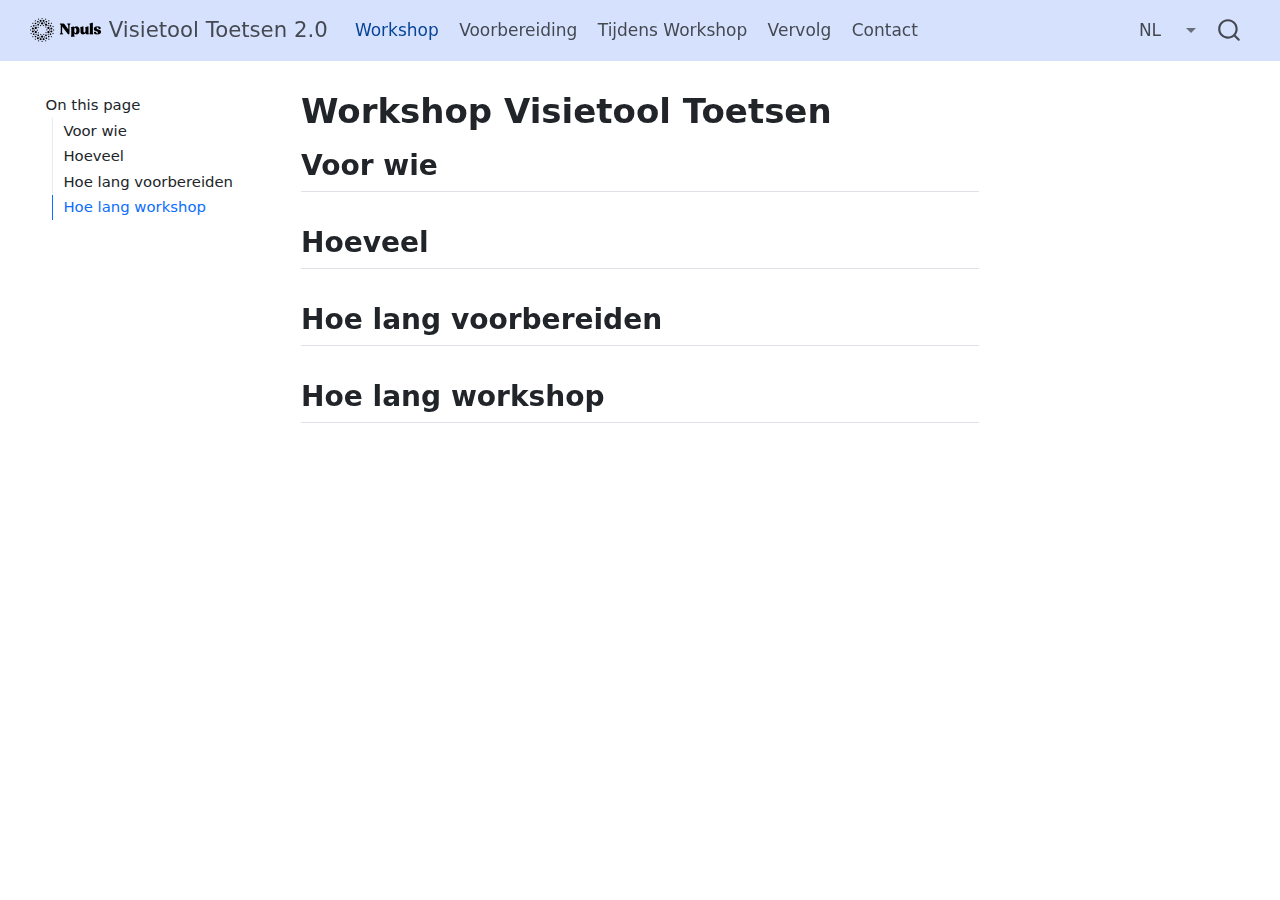
<file: docs/workshop.html>
<!DOCTYPE html>
<html xmlns="http://www.w3.org/1999/xhtml" lang="en" xml:lang="en"><head>

<meta charset="utf-8">
<meta name="generator" content="quarto-1.8.27">

<meta name="viewport" content="width=device-width, initial-scale=1.0, user-scalable=yes">


<title>Workshop Visietool Toetsen – Visietool Toetsen 2.0</title>
<style>
code{white-space: pre-wrap;}
span.smallcaps{font-variant: small-caps;}
div.columns{display: flex; gap: min(4vw, 1.5em);}
div.column{flex: auto; overflow-x: auto;}
div.hanging-indent{margin-left: 1.5em; text-indent: -1.5em;}
ul.task-list{list-style: none;}
ul.task-list li input[type="checkbox"] {
  width: 0.8em;
  margin: 0 0.8em 0.2em -1em; /* quarto-specific, see https://github.com/quarto-dev/quarto-cli/issues/4556 */ 
  vertical-align: middle;
}
</style>


<script src="site_libs/quarto-nav/quarto-nav.js"></script>
<script src="site_libs/quarto-nav/headroom.min.js"></script>
<script src="site_libs/clipboard/clipboard.min.js"></script>
<script src="site_libs/quarto-search/autocomplete.umd.js"></script>
<script src="site_libs/quarto-search/fuse.min.js"></script>
<script src="site_libs/quarto-search/quarto-search.js"></script>
<meta name="quarto:offset" content="./">
<script src="site_libs/quarto-html/quarto.js" type="module"></script>
<script src="site_libs/quarto-html/tabsets/tabsets.js" type="module"></script>
<script src="site_libs/quarto-html/axe/axe-check.js" type="module"></script>
<script src="site_libs/quarto-html/popper.min.js"></script>
<script src="site_libs/quarto-html/tippy.umd.min.js"></script>
<script src="site_libs/quarto-html/anchor.min.js"></script>
<link href="site_libs/quarto-html/tippy.css" rel="stylesheet">
<link href="site_libs/quarto-html/quarto-syntax-highlighting-ed96de9b727972fe78a7b5d16c58bf87.css" rel="stylesheet" id="quarto-text-highlighting-styles">
<script src="site_libs/bootstrap/bootstrap.min.js"></script>
<link href="site_libs/bootstrap/bootstrap-icons.css" rel="stylesheet">
<link href="site_libs/bootstrap/bootstrap-b7be9d8f7e05810f1acbede8962e2461.min.css" rel="stylesheet" append-hash="true" id="quarto-bootstrap" data-mode="light">
<script id="quarto-search-options" type="application/json">{
  "location": "navbar",
  "copy-button": false,
  "collapse-after": 3,
  "panel-placement": "end",
  "type": "overlay",
  "limit": 50,
  "keyboard-shortcut": [
    "f",
    "/",
    "s"
  ],
  "show-item-context": false,
  "language": {
    "search-no-results-text": "No results",
    "search-matching-documents-text": "matching documents",
    "search-copy-link-title": "Copy link to search",
    "search-hide-matches-text": "Hide additional matches",
    "search-more-match-text": "more match in this document",
    "search-more-matches-text": "more matches in this document",
    "search-clear-button-title": "Clear",
    "search-text-placeholder": "",
    "search-detached-cancel-button-title": "Cancel",
    "search-submit-button-title": "Submit",
    "search-label": "Search"
  }
}</script>


</head>

<body class="floating nav-fixed quarto-light">

<div id="quarto-search-results"></div>
  <header id="quarto-header" class="headroom fixed-top">
    <nav class="navbar navbar-expand-lg " data-bs-theme="dark">
      <div class="navbar-container container-fluid">
      <div class="navbar-brand-container mx-auto">
    <a href="./index.html" class="navbar-brand navbar-brand-logo">
    <img src="./images/npuls-logo.png" alt="" class="navbar-logo light-content">
    <img src="./images/npuls-logo.png" alt="" class="navbar-logo dark-content">
    </a>
    <a class="navbar-brand" href="./index.html">
    <span class="navbar-title">Visietool Toetsen 2.0</span>
    </a>
  </div>
            <div id="quarto-search" class="" title="Search"></div>
          <button class="navbar-toggler" type="button" data-bs-toggle="collapse" data-bs-target="#navbarCollapse" aria-controls="navbarCollapse" role="menu" aria-expanded="false" aria-label="Toggle navigation" onclick="if (window.quartoToggleHeadroom) { window.quartoToggleHeadroom(); }">
  <span class="navbar-toggler-icon"></span>
</button>
          <div class="collapse navbar-collapse" id="navbarCollapse">
            <ul class="navbar-nav navbar-nav-scroll me-auto">
  <li class="nav-item">
    <a class="nav-link active" href="./workshop.html" aria-current="page"> 
<span class="menu-text">Workshop</span></a>
  </li>  
  <li class="nav-item">
    <a class="nav-link" href="./voorbereiding.html"> 
<span class="menu-text">Voorbereiding</span></a>
  </li>  
  <li class="nav-item">
    <a class="nav-link" href="./tijdens-workshop.html"> 
<span class="menu-text">Tijdens Workshop</span></a>
  </li>  
  <li class="nav-item">
    <a class="nav-link" href="./vervolg.html"> 
<span class="menu-text">Vervolg</span></a>
  </li>  
  <li class="nav-item">
    <a class="nav-link" href="./contact.html"> 
<span class="menu-text">Contact</span></a>
  </li>  
</ul>
            <ul class="navbar-nav navbar-nav-scroll ms-auto">
  <li class="nav-item">
    <span class="nav-link">
<span class="menu-text">NL</span>
    </span>
  </li>  
  <li class="nav-item dropdown ">
    <a class="nav-link dropdown-toggle" href="#" id="nav-menu-" role="link" data-bs-toggle="dropdown" aria-expanded="false">
 <span class="menu-text"></span>
    </a>
    <ul class="dropdown-menu dropdown-menu-end" aria-labelledby="nav-menu-">    
        <li class="dropdown-header">EN</li>
    </ul>
  </li>
</ul>
          </div> <!-- /navcollapse -->
            <div class="quarto-navbar-tools">
</div>
      </div> <!-- /container-fluid -->
    </nav>
</header>
<!-- content -->
<div id="quarto-content" class="quarto-container page-columns page-rows-contents page-layout-article page-navbar">
<!-- sidebar -->
  <nav id="quarto-sidebar" class="sidebar collapse collapse-horizontal quarto-sidebar-collapse-item sidebar-navigation floating overflow-auto">
    <nav id="TOC" role="doc-toc" class="toc-active">
    <h2 id="toc-title">On this page</h2>
   
  <ul>
  <li><a href="#voor-wie" id="toc-voor-wie" class="nav-link active" data-scroll-target="#voor-wie">Voor wie</a></li>
  <li><a href="#hoeveel" id="toc-hoeveel" class="nav-link" data-scroll-target="#hoeveel">Hoeveel</a></li>
  <li><a href="#hoe-lang-voorbereiden" id="toc-hoe-lang-voorbereiden" class="nav-link" data-scroll-target="#hoe-lang-voorbereiden">Hoe lang voorbereiden</a></li>
  <li><a href="#hoe-lang-workshop" id="toc-hoe-lang-workshop" class="nav-link" data-scroll-target="#hoe-lang-workshop">Hoe lang workshop</a></li>
  </ul>
</nav>
</nav>
<div id="quarto-sidebar-glass" class="quarto-sidebar-collapse-item" data-bs-toggle="collapse" data-bs-target=".quarto-sidebar-collapse-item"></div>
<!-- margin-sidebar -->
    <div id="quarto-margin-sidebar" class="sidebar margin-sidebar zindex-bottom">
    </div>
<!-- main -->
<main class="content" id="quarto-document-content">

<header id="title-block-header" class="quarto-title-block default">
<div class="quarto-title">
<h1 class="title">Workshop Visietool Toetsen</h1>
</div>



<div class="quarto-title-meta">

    
  
    
  </div>
  


</header>


<section id="voor-wie" class="level2">
<h2 class="anchored" data-anchor-id="voor-wie">Voor wie</h2>
</section>
<section id="hoeveel" class="level2">
<h2 class="anchored" data-anchor-id="hoeveel">Hoeveel</h2>
</section>
<section id="hoe-lang-voorbereiden" class="level2">
<h2 class="anchored" data-anchor-id="hoe-lang-voorbereiden">Hoe lang voorbereiden</h2>
</section>
<section id="hoe-lang-workshop" class="level2">
<h2 class="anchored" data-anchor-id="hoe-lang-workshop">Hoe lang workshop</h2>


</section>

</main> <!-- /main -->
<script id="quarto-html-after-body" type="application/javascript">
  window.document.addEventListener("DOMContentLoaded", function (event) {
    const icon = "";
    const anchorJS = new window.AnchorJS();
    anchorJS.options = {
      placement: 'right',
      icon: icon
    };
    anchorJS.add('.anchored');
    const isCodeAnnotation = (el) => {
      for (const clz of el.classList) {
        if (clz.startsWith('code-annotation-')) {                     
          return true;
        }
      }
      return false;
    }
    const onCopySuccess = function(e) {
      // button target
      const button = e.trigger;
      // don't keep focus
      button.blur();
      // flash "checked"
      button.classList.add('code-copy-button-checked');
      var currentTitle = button.getAttribute("title");
      button.setAttribute("title", "Copied!");
      let tooltip;
      if (window.bootstrap) {
        button.setAttribute("data-bs-toggle", "tooltip");
        button.setAttribute("data-bs-placement", "left");
        button.setAttribute("data-bs-title", "Copied!");
        tooltip = new bootstrap.Tooltip(button, 
          { trigger: "manual", 
            customClass: "code-copy-button-tooltip",
            offset: [0, -8]});
        tooltip.show();    
      }
      setTimeout(function() {
        if (tooltip) {
          tooltip.hide();
          button.removeAttribute("data-bs-title");
          button.removeAttribute("data-bs-toggle");
          button.removeAttribute("data-bs-placement");
        }
        button.setAttribute("title", currentTitle);
        button.classList.remove('code-copy-button-checked');
      }, 1000);
      // clear code selection
      e.clearSelection();
    }
    const getTextToCopy = function(trigger) {
      const outerScaffold = trigger.parentElement.cloneNode(true);
      const codeEl = outerScaffold.querySelector('code');
      for (const childEl of codeEl.children) {
        if (isCodeAnnotation(childEl)) {
          childEl.remove();
        }
      }
      return codeEl.innerText;
    }
    const clipboard = new window.ClipboardJS('.code-copy-button:not([data-in-quarto-modal])', {
      text: getTextToCopy
    });
    clipboard.on('success', onCopySuccess);
    if (window.document.getElementById('quarto-embedded-source-code-modal')) {
      const clipboardModal = new window.ClipboardJS('.code-copy-button[data-in-quarto-modal]', {
        text: getTextToCopy,
        container: window.document.getElementById('quarto-embedded-source-code-modal')
      });
      clipboardModal.on('success', onCopySuccess);
    }
      var localhostRegex = new RegExp(/^(?:http|https):\/\/localhost\:?[0-9]*\//);
      var mailtoRegex = new RegExp(/^mailto:/);
        var filterRegex = new RegExp('/' + window.location.host + '/');
      var isInternal = (href) => {
          return filterRegex.test(href) || localhostRegex.test(href) || mailtoRegex.test(href);
      }
      // Inspect non-navigation links and adorn them if external
     var links = window.document.querySelectorAll('a[href]:not(.nav-link):not(.navbar-brand):not(.toc-action):not(.sidebar-link):not(.sidebar-item-toggle):not(.pagination-link):not(.no-external):not([aria-hidden]):not(.dropdown-item):not(.quarto-navigation-tool):not(.about-link)');
      for (var i=0; i<links.length; i++) {
        const link = links[i];
        if (!isInternal(link.href)) {
          // undo the damage that might have been done by quarto-nav.js in the case of
          // links that we want to consider external
          if (link.dataset.originalHref !== undefined) {
            link.href = link.dataset.originalHref;
          }
        }
      }
    function tippyHover(el, contentFn, onTriggerFn, onUntriggerFn) {
      const config = {
        allowHTML: true,
        maxWidth: 500,
        delay: 100,
        arrow: false,
        appendTo: function(el) {
            return el.parentElement;
        },
        interactive: true,
        interactiveBorder: 10,
        theme: 'quarto',
        placement: 'bottom-start',
      };
      if (contentFn) {
        config.content = contentFn;
      }
      if (onTriggerFn) {
        config.onTrigger = onTriggerFn;
      }
      if (onUntriggerFn) {
        config.onUntrigger = onUntriggerFn;
      }
      window.tippy(el, config); 
    }
    const noterefs = window.document.querySelectorAll('a[role="doc-noteref"]');
    for (var i=0; i<noterefs.length; i++) {
      const ref = noterefs[i];
      tippyHover(ref, function() {
        // use id or data attribute instead here
        let href = ref.getAttribute('data-footnote-href') || ref.getAttribute('href');
        try { href = new URL(href).hash; } catch {}
        const id = href.replace(/^#\/?/, "");
        const note = window.document.getElementById(id);
        if (note) {
          return note.innerHTML;
        } else {
          return "";
        }
      });
    }
    const xrefs = window.document.querySelectorAll('a.quarto-xref');
    const processXRef = (id, note) => {
      // Strip column container classes
      const stripColumnClz = (el) => {
        el.classList.remove("page-full", "page-columns");
        if (el.children) {
          for (const child of el.children) {
            stripColumnClz(child);
          }
        }
      }
      stripColumnClz(note)
      if (id === null || id.startsWith('sec-')) {
        // Special case sections, only their first couple elements
        const container = document.createElement("div");
        if (note.children && note.children.length > 2) {
          container.appendChild(note.children[0].cloneNode(true));
          for (let i = 1; i < note.children.length; i++) {
            const child = note.children[i];
            if (child.tagName === "P" && child.innerText === "") {
              continue;
            } else {
              container.appendChild(child.cloneNode(true));
              break;
            }
          }
          if (window.Quarto?.typesetMath) {
            window.Quarto.typesetMath(container);
          }
          return container.innerHTML
        } else {
          if (window.Quarto?.typesetMath) {
            window.Quarto.typesetMath(note);
          }
          return note.innerHTML;
        }
      } else {
        // Remove any anchor links if they are present
        const anchorLink = note.querySelector('a.anchorjs-link');
        if (anchorLink) {
          anchorLink.remove();
        }
        if (window.Quarto?.typesetMath) {
          window.Quarto.typesetMath(note);
        }
        if (note.classList.contains("callout")) {
          return note.outerHTML;
        } else {
          return note.innerHTML;
        }
      }
    }
    for (var i=0; i<xrefs.length; i++) {
      const xref = xrefs[i];
      tippyHover(xref, undefined, function(instance) {
        instance.disable();
        let url = xref.getAttribute('href');
        let hash = undefined; 
        if (url.startsWith('#')) {
          hash = url;
        } else {
          try { hash = new URL(url).hash; } catch {}
        }
        if (hash) {
          const id = hash.replace(/^#\/?/, "");
          const note = window.document.getElementById(id);
          if (note !== null) {
            try {
              const html = processXRef(id, note.cloneNode(true));
              instance.setContent(html);
            } finally {
              instance.enable();
              instance.show();
            }
          } else {
            // See if we can fetch this
            fetch(url.split('#')[0])
            .then(res => res.text())
            .then(html => {
              const parser = new DOMParser();
              const htmlDoc = parser.parseFromString(html, "text/html");
              const note = htmlDoc.getElementById(id);
              if (note !== null) {
                const html = processXRef(id, note);
                instance.setContent(html);
              } 
            }).finally(() => {
              instance.enable();
              instance.show();
            });
          }
        } else {
          // See if we can fetch a full url (with no hash to target)
          // This is a special case and we should probably do some content thinning / targeting
          fetch(url)
          .then(res => res.text())
          .then(html => {
            const parser = new DOMParser();
            const htmlDoc = parser.parseFromString(html, "text/html");
            const note = htmlDoc.querySelector('main.content');
            if (note !== null) {
              // This should only happen for chapter cross references
              // (since there is no id in the URL)
              // remove the first header
              if (note.children.length > 0 && note.children[0].tagName === "HEADER") {
                note.children[0].remove();
              }
              const html = processXRef(null, note);
              instance.setContent(html);
            } 
          }).finally(() => {
            instance.enable();
            instance.show();
          });
        }
      }, function(instance) {
      });
    }
        let selectedAnnoteEl;
        const selectorForAnnotation = ( cell, annotation) => {
          let cellAttr = 'data-code-cell="' + cell + '"';
          let lineAttr = 'data-code-annotation="' +  annotation + '"';
          const selector = 'span[' + cellAttr + '][' + lineAttr + ']';
          return selector;
        }
        const selectCodeLines = (annoteEl) => {
          const doc = window.document;
          const targetCell = annoteEl.getAttribute("data-target-cell");
          const targetAnnotation = annoteEl.getAttribute("data-target-annotation");
          const annoteSpan = window.document.querySelector(selectorForAnnotation(targetCell, targetAnnotation));
          const lines = annoteSpan.getAttribute("data-code-lines").split(",");
          const lineIds = lines.map((line) => {
            return targetCell + "-" + line;
          })
          let top = null;
          let height = null;
          let parent = null;
          if (lineIds.length > 0) {
              //compute the position of the single el (top and bottom and make a div)
              const el = window.document.getElementById(lineIds[0]);
              top = el.offsetTop;
              height = el.offsetHeight;
              parent = el.parentElement.parentElement;
            if (lineIds.length > 1) {
              const lastEl = window.document.getElementById(lineIds[lineIds.length - 1]);
              const bottom = lastEl.offsetTop + lastEl.offsetHeight;
              height = bottom - top;
            }
            if (top !== null && height !== null && parent !== null) {
              // cook up a div (if necessary) and position it 
              let div = window.document.getElementById("code-annotation-line-highlight");
              if (div === null) {
                div = window.document.createElement("div");
                div.setAttribute("id", "code-annotation-line-highlight");
                div.style.position = 'absolute';
                parent.appendChild(div);
              }
              div.style.top = top - 2 + "px";
              div.style.height = height + 4 + "px";
              div.style.left = 0;
              let gutterDiv = window.document.getElementById("code-annotation-line-highlight-gutter");
              if (gutterDiv === null) {
                gutterDiv = window.document.createElement("div");
                gutterDiv.setAttribute("id", "code-annotation-line-highlight-gutter");
                gutterDiv.style.position = 'absolute';
                const codeCell = window.document.getElementById(targetCell);
                const gutter = codeCell.querySelector('.code-annotation-gutter');
                gutter.appendChild(gutterDiv);
              }
              gutterDiv.style.top = top - 2 + "px";
              gutterDiv.style.height = height + 4 + "px";
            }
            selectedAnnoteEl = annoteEl;
          }
        };
        const unselectCodeLines = () => {
          const elementsIds = ["code-annotation-line-highlight", "code-annotation-line-highlight-gutter"];
          elementsIds.forEach((elId) => {
            const div = window.document.getElementById(elId);
            if (div) {
              div.remove();
            }
          });
          selectedAnnoteEl = undefined;
        };
          // Handle positioning of the toggle
      window.addEventListener(
        "resize",
        throttle(() => {
          elRect = undefined;
          if (selectedAnnoteEl) {
            selectCodeLines(selectedAnnoteEl);
          }
        }, 10)
      );
      function throttle(fn, ms) {
      let throttle = false;
      let timer;
        return (...args) => {
          if(!throttle) { // first call gets through
              fn.apply(this, args);
              throttle = true;
          } else { // all the others get throttled
              if(timer) clearTimeout(timer); // cancel #2
              timer = setTimeout(() => {
                fn.apply(this, args);
                timer = throttle = false;
              }, ms);
          }
        };
      }
        // Attach click handler to the DT
        const annoteDls = window.document.querySelectorAll('dt[data-target-cell]');
        for (const annoteDlNode of annoteDls) {
          annoteDlNode.addEventListener('click', (event) => {
            const clickedEl = event.target;
            if (clickedEl !== selectedAnnoteEl) {
              unselectCodeLines();
              const activeEl = window.document.querySelector('dt[data-target-cell].code-annotation-active');
              if (activeEl) {
                activeEl.classList.remove('code-annotation-active');
              }
              selectCodeLines(clickedEl);
              clickedEl.classList.add('code-annotation-active');
            } else {
              // Unselect the line
              unselectCodeLines();
              clickedEl.classList.remove('code-annotation-active');
            }
          });
        }
    const findCites = (el) => {
      const parentEl = el.parentElement;
      if (parentEl) {
        const cites = parentEl.dataset.cites;
        if (cites) {
          return {
            el,
            cites: cites.split(' ')
          };
        } else {
          return findCites(el.parentElement)
        }
      } else {
        return undefined;
      }
    };
    var bibliorefs = window.document.querySelectorAll('a[role="doc-biblioref"]');
    for (var i=0; i<bibliorefs.length; i++) {
      const ref = bibliorefs[i];
      const citeInfo = findCites(ref);
      if (citeInfo) {
        tippyHover(citeInfo.el, function() {
          var popup = window.document.createElement('div');
          citeInfo.cites.forEach(function(cite) {
            var citeDiv = window.document.createElement('div');
            citeDiv.classList.add('hanging-indent');
            citeDiv.classList.add('csl-entry');
            var biblioDiv = window.document.getElementById('ref-' + cite);
            if (biblioDiv) {
              citeDiv.innerHTML = biblioDiv.innerHTML;
            }
            popup.appendChild(citeDiv);
          });
          return popup.innerHTML;
        });
      }
    }
  });
  </script>
</div> <!-- /content -->




</body></html>
</file>
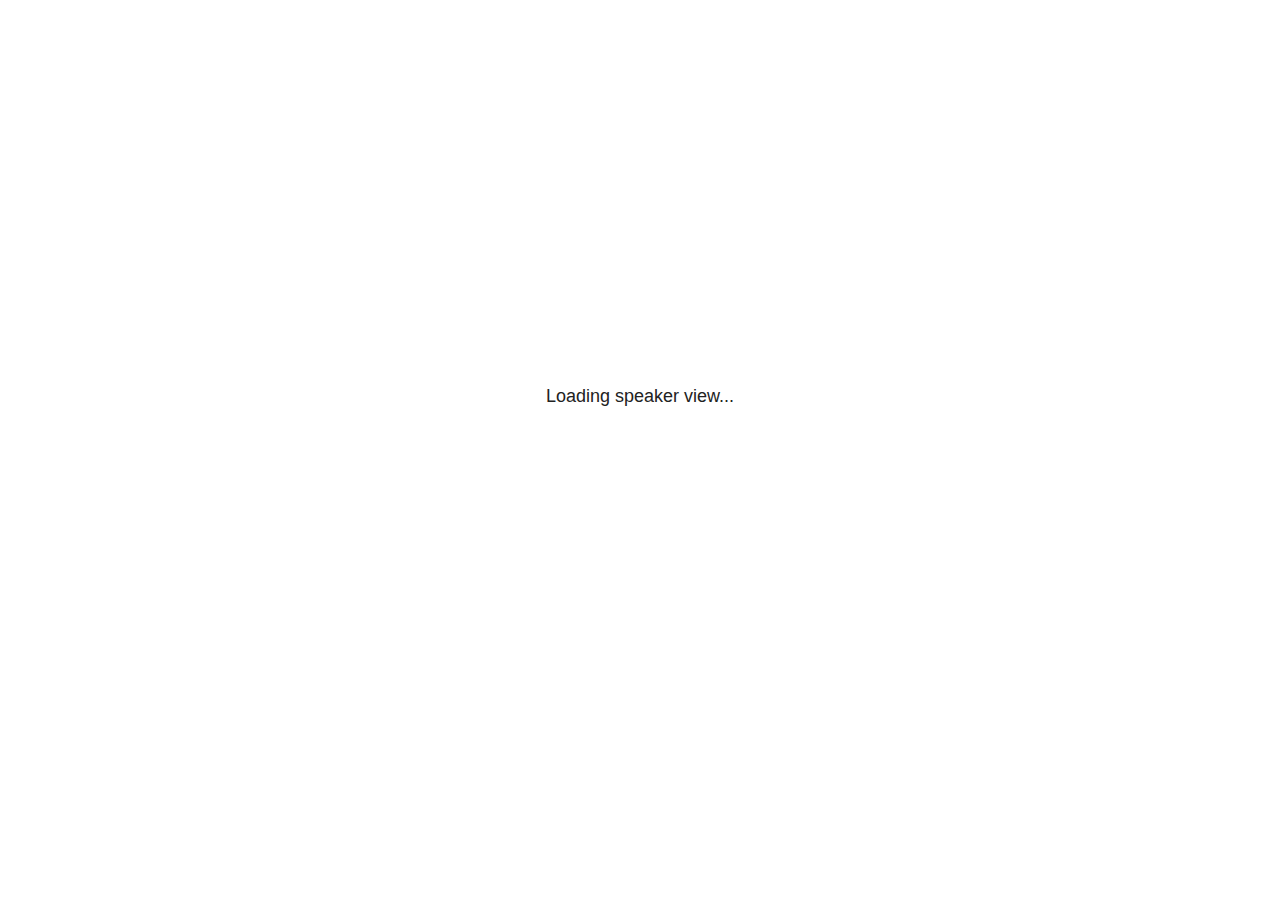
<file: docs/site_libs/revealjs/plugin/notes/speaker-view.html>
<!--
	NOTE: You need to build the notes plugin after making changes to this file.
-->
<html lang="en">
	<head>
		<meta charset="utf-8">

		<title>reveal.js - Speaker View</title>

		<style>
			body {
				font-family: Helvetica;
				font-size: 18px;
			}

			#current-slide,
			#upcoming-slide,
			#speaker-controls {
				padding: 6px;
				box-sizing: border-box;
				-moz-box-sizing: border-box;
			}

			#current-slide iframe,
			#upcoming-slide iframe {
				width: 100%;
				height: 100%;
				border: 1px solid #ddd;
			}

			#current-slide .label,
			#upcoming-slide .label {
				position: absolute;
				top: 10px;
				left: 10px;
				z-index: 2;
			}

			#connection-status {
				position: absolute;
				top: 0;
				left: 0;
				width: 100%;
				height: 100%;
				z-index: 20;
				padding: 30% 20% 20% 20%;
				font-size: 18px;
				color: #222;
				background: #fff;
				text-align: center;
				box-sizing: border-box;
				line-height: 1.4;
			}

			.overlay-element {
				height: 34px;
				line-height: 34px;
				padding: 0 10px;
				text-shadow: none;
				background: rgba( 220, 220, 220, 0.8 );
				color: #222;
				font-size: 14px;
			}

			.overlay-element.interactive:hover {
				background: rgba( 220, 220, 220, 1 );
			}

			#current-slide {
				position: absolute;
				width: 60%;
				height: 100%;
				top: 0;
				left: 0;
				padding-right: 0;
			}

			#upcoming-slide {
				position: absolute;
				width: 40%;
				height: 40%;
				right: 0;
				top: 0;
			}

			/* Speaker controls */
			#speaker-controls {
				position: absolute;
				top: 40%;
				right: 0;
				width: 40%;
				height: 60%;
				overflow: auto;
				font-size: 18px;
			}

				.speaker-controls-time.hidden,
				.speaker-controls-notes.hidden {
					display: none;
				}

				.speaker-controls-time .label,
				.speaker-controls-pace .label,
				.speaker-controls-notes .label {
					text-transform: uppercase;
					font-weight: normal;
					font-size: 0.66em;
					color: #666;
					margin: 0;
				}

				.speaker-controls-time, .speaker-controls-pace {
					border-bottom: 1px solid rgba( 200, 200, 200, 0.5 );
					margin-bottom: 10px;
					padding: 10px 16px;
					padding-bottom: 20px;
					cursor: pointer;
				}

				.speaker-controls-time .reset-button {
					opacity: 0;
					float: right;
					color: #666;
					text-decoration: none;
				}
				.speaker-controls-time:hover .reset-button {
					opacity: 1;
				}

				.speaker-controls-time .timer,
				.speaker-controls-time .clock {
					width: 50%;
				}

				.speaker-controls-time .timer,
				.speaker-controls-time .clock,
				.speaker-controls-time .pacing .hours-value,
				.speaker-controls-time .pacing .minutes-value,
				.speaker-controls-time .pacing .seconds-value {
					font-size: 1.9em;
				}

				.speaker-controls-time .timer {
					float: left;
				}

				.speaker-controls-time .clock {
					float: right;
					text-align: right;
				}

				.speaker-controls-time span.mute {
					opacity: 0.3;
				}

				.speaker-controls-time .pacing-title {
					margin-top: 5px;
				}

				.speaker-controls-time .pacing.ahead {
					color: blue;
				}

				.speaker-controls-time .pacing.on-track {
					color: green;
				}

				.speaker-controls-time .pacing.behind {
					color: red;
				}

				.speaker-controls-notes {
					padding: 10px 16px;
				}

				.speaker-controls-notes .value {
					margin-top: 5px;
					line-height: 1.4;
					font-size: 1.2em;
				}

			/* Layout selector */
			#speaker-layout {
				position: absolute;
				top: 10px;
				right: 10px;
				color: #222;
				z-index: 10;
			}
				#speaker-layout select {
					position: absolute;
					width: 100%;
					height: 100%;
					top: 0;
					left: 0;
					border: 0;
					box-shadow: 0;
					cursor: pointer;
					opacity: 0;

					font-size: 1em;
					background-color: transparent;

					-moz-appearance: none;
					-webkit-appearance: none;
					-webkit-tap-highlight-color: rgba(0, 0, 0, 0);
				}

				#speaker-layout select:focus {
					outline: none;
					box-shadow: none;
				}

			.clear {
				clear: both;
			}

			/* Speaker layout: Wide */
			body[data-speaker-layout="wide"] #current-slide,
			body[data-speaker-layout="wide"] #upcoming-slide {
				width: 50%;
				height: 45%;
				padding: 6px;
			}

			body[data-speaker-layout="wide"] #current-slide {
				top: 0;
				left: 0;
			}

			body[data-speaker-layout="wide"] #upcoming-slide {
				top: 0;
				left: 50%;
			}

			body[data-speaker-layout="wide"] #speaker-controls {
				top: 45%;
				left: 0;
				width: 100%;
				height: 50%;
				font-size: 1.25em;
			}

			/* Speaker layout: Tall */
			body[data-speaker-layout="tall"] #current-slide,
			body[data-speaker-layout="tall"] #upcoming-slide {
				width: 45%;
				height: 50%;
				padding: 6px;
			}

			body[data-speaker-layout="tall"] #current-slide {
				top: 0;
				left: 0;
			}

			body[data-speaker-layout="tall"] #upcoming-slide {
				top: 50%;
				left: 0;
			}

			body[data-speaker-layout="tall"] #speaker-controls {
				padding-top: 40px;
				top: 0;
				left: 45%;
				width: 55%;
				height: 100%;
				font-size: 1.25em;
			}

			/* Speaker layout: Notes only */
			body[data-speaker-layout="notes-only"] #current-slide,
			body[data-speaker-layout="notes-only"] #upcoming-slide {
				display: none;
			}

			body[data-speaker-layout="notes-only"] #speaker-controls {
				padding-top: 40px;
				top: 0;
				left: 0;
				width: 100%;
				height: 100%;
				font-size: 1.25em;
			}

			@media screen and (max-width: 1080px) {
				body[data-speaker-layout="default"] #speaker-controls {
					font-size: 16px;
				}
			}

			@media screen and (max-width: 900px) {
				body[data-speaker-layout="default"] #speaker-controls {
					font-size: 14px;
				}
			}

			@media screen and (max-width: 800px) {
				body[data-speaker-layout="default"] #speaker-controls {
					font-size: 12px;
				}
			}

		</style>
	</head>

	<body>

		<div id="connection-status">Loading speaker view...</div>

		<div id="current-slide"></div>
		<div id="upcoming-slide"><span class="overlay-element label">Upcoming</span></div>
		<div id="speaker-controls">
			<div class="speaker-controls-time">
				<h4 class="label">Time <span class="reset-button">Click to Reset</span></h4>
				<div class="clock">
					<span class="clock-value">0:00 AM</span>
				</div>
				<div class="timer">
					<span class="hours-value">00</span><span class="minutes-value">:00</span><span class="seconds-value">:00</span>
				</div>
				<div class="clear"></div>

				<h4 class="label pacing-title" style="display: none">Pacing – Time to finish current slide</h4>
				<div class="pacing" style="display: none">
					<span class="hours-value">00</span><span class="minutes-value">:00</span><span class="seconds-value">:00</span>
				</div>
			</div>

			<div class="speaker-controls-notes hidden">
				<h4 class="label">Notes</h4>
				<div class="value"></div>
			</div>
		</div>
		<div id="speaker-layout" class="overlay-element interactive">
			<span class="speaker-layout-label"></span>
			<select class="speaker-layout-dropdown"></select>
		</div>

		<script>

			(function() {

				var notes,
					notesValue,
					currentState,
					currentSlide,
					upcomingSlide,
					layoutLabel,
					layoutDropdown,
					pendingCalls = {},
					lastRevealApiCallId = 0,
					connected = false,
					whitelistedWindows = [window.opener];

				var SPEAKER_LAYOUTS = {
					'default': 'Default',
					'wide': 'Wide',
					'tall': 'Tall',
					'notes-only': 'Notes only'
				};

				setupLayout();

				var connectionStatus = document.querySelector( '#connection-status' );
				var connectionTimeout = setTimeout( function() {
					connectionStatus.innerHTML = 'Error connecting to main window.<br>Please try closing and reopening the speaker view.';
				}, 5000 );
;
				window.addEventListener( 'message', function( event ) {

					// Validate the origin of this message to prevent XSS
					if( window.location.origin !== event.origin && whitelistedWindows.indexOf( event.source ) === -1 ) {
						return;
					}

					clearTimeout( connectionTimeout );
					connectionStatus.style.display = 'none';

					var data = JSON.parse( event.data );

					// The overview mode is only useful to the reveal.js instance
					// where navigation occurs so we don't sync it
					if( data.state ) delete data.state.overview;

					// Messages sent by the notes plugin inside of the main window
					if( data && data.namespace === 'reveal-notes' ) {
						if( data.type === 'connect' ) {
							handleConnectMessage( data );
						}
						else if( data.type === 'state' ) {
							handleStateMessage( data );
						}
						else if( data.type === 'return' ) {
							pendingCalls[data.callId](data.result);
							delete pendingCalls[data.callId];
						}
					}
					// Messages sent by the reveal.js inside of the current slide preview
					else if( data && data.namespace === 'reveal' ) {
						if( /ready/.test( data.eventName ) ) {
							// Send a message back to notify that the handshake is complete
							window.opener.postMessage( JSON.stringify({ namespace: 'reveal-notes', type: 'connected'} ), '*' );
						}
						else if( /slidechanged|fragmentshown|fragmenthidden|paused|resumed/.test( data.eventName ) && currentState !== JSON.stringify( data.state ) ) {

							dispatchStateToMainWindow( data.state );

						}
					}

				} );

				/**
				 * Updates the presentation in the main window to match the state
				 * of the presentation in the notes window.
				 */
				const dispatchStateToMainWindow = debounce(( state ) => {
					window.opener.postMessage( JSON.stringify({ method: 'setState', args: [ state ]} ), '*' );
				}, 500);

				/**
				 * Asynchronously calls the Reveal.js API of the main frame.
				 */
				function callRevealApi( methodName, methodArguments, callback ) {

					var callId = ++lastRevealApiCallId;
					pendingCalls[callId] = callback;
					window.opener.postMessage( JSON.stringify( {
						namespace: 'reveal-notes',
						type: 'call',
						callId: callId,
						methodName: methodName,
						arguments: methodArguments
					} ), '*' );

				}

				/**
				 * Called when the main window is trying to establish a
				 * connection.
				 */
				function handleConnectMessage( data ) {

					if( connected === false ) {
						connected = true;

						setupIframes( data );
						setupKeyboard();
						setupNotes();
						setupTimer();
						setupHeartbeat();
					}

				}

				/**
				 * Called when the main window sends an updated state.
				 */
				function handleStateMessage( data ) {

					// Store the most recently set state to avoid circular loops
					// applying the same state
					currentState = JSON.stringify( data.state );

					// No need for updating the notes in case of fragment changes
					if ( data.notes ) {
						notes.classList.remove( 'hidden' );
						notesValue.style.whiteSpace = data.whitespace;
						if( data.markdown ) {
							notesValue.innerHTML = marked( data.notes );
						}
						else {
							notesValue.innerHTML = data.notes;
						}
					}
					else {
						notes.classList.add( 'hidden' );
					}

					// Update the note slides
					currentSlide.contentWindow.postMessage( JSON.stringify({ method: 'setState', args: [ data.state ] }), '*' );
					upcomingSlide.contentWindow.postMessage( JSON.stringify({ method: 'setState', args: [ data.state ] }), '*' );
					upcomingSlide.contentWindow.postMessage( JSON.stringify({ method: 'next' }), '*' );

				}

				// Limit to max one state update per X ms
				handleStateMessage = debounce( handleStateMessage, 200 );

				/**
				 * Forward keyboard events to the current slide window.
				 * This enables keyboard events to work even if focus
				 * isn't set on the current slide iframe.
				 *
				 * Block F5 default handling, it reloads and disconnects
				 * the speaker notes window.
				 */
				function setupKeyboard() {

					document.addEventListener( 'keydown', function( event ) {
						if( event.keyCode === 116 || ( event.metaKey && event.keyCode === 82 ) ) {
							event.preventDefault();
							return false;
						}
						currentSlide.contentWindow.postMessage( JSON.stringify({ method: 'triggerKey', args: [ event.keyCode ] }), '*' );
					} );

				}

				/**
				 * Creates the preview iframes.
				 */
				function setupIframes( data ) {

					var params = [
						'receiver',
						'progress=false',
						'history=false',
						'transition=none',
						'autoSlide=0',
						'backgroundTransition=none'
					].join( '&' );

					var urlSeparator = /\?/.test(data.url) ? '&' : '?';
					var hash = '#/' + data.state.indexh + '/' + data.state.indexv;
					var currentURL = data.url + urlSeparator + params + '&postMessageEvents=true' + hash;
					var upcomingURL = data.url + urlSeparator + params + '&controls=false' + hash;

					currentSlide = document.createElement( 'iframe' );
					currentSlide.setAttribute( 'width', 1280 );
					currentSlide.setAttribute( 'height', 1024 );
					currentSlide.setAttribute( 'src', currentURL );
					document.querySelector( '#current-slide' ).appendChild( currentSlide );

					upcomingSlide = document.createElement( 'iframe' );
					upcomingSlide.setAttribute( 'width', 640 );
					upcomingSlide.setAttribute( 'height', 512 );
					upcomingSlide.setAttribute( 'src', upcomingURL );
					document.querySelector( '#upcoming-slide' ).appendChild( upcomingSlide );

					whitelistedWindows.push( currentSlide.contentWindow, upcomingSlide.contentWindow );

				}

				/**
				 * Setup the notes UI.
				 */
				function setupNotes() {

					notes = document.querySelector( '.speaker-controls-notes' );
					notesValue = document.querySelector( '.speaker-controls-notes .value' );

				}

				/**
				 * We send out a heartbeat at all times to ensure we can
				 * reconnect with the main presentation window after reloads.
				 */
				function setupHeartbeat() {

					setInterval( () => {
						window.opener.postMessage( JSON.stringify({ namespace: 'reveal-notes', type: 'heartbeat'} ), '*' );
					}, 1000 );

				}

				function getTimings( callback ) {

					callRevealApi( 'getSlidesAttributes', [], function ( slideAttributes ) {
						callRevealApi( 'getConfig', [], function ( config ) {
							var totalTime = config.totalTime;
							var minTimePerSlide = config.minimumTimePerSlide || 0;
							var defaultTiming = config.defaultTiming;
							if ((defaultTiming == null) && (totalTime == null)) {
								callback(null);
								return;
							}
							// Setting totalTime overrides defaultTiming
							if (totalTime) {
								defaultTiming = 0;
							}
							var timings = [];
							for ( var i in slideAttributes ) {
								var slide = slideAttributes[ i ];
								var timing = defaultTiming;
								if( slide.hasOwnProperty( 'data-timing' )) {
									var t = slide[ 'data-timing' ];
									timing = parseInt(t);
									if( isNaN(timing) ) {
										console.warn("Could not parse timing '" + t + "' of slide " + i + "; using default of " + defaultTiming);
										timing = defaultTiming;
									}
								}
								timings.push(timing);
							}
							if ( totalTime ) {
								// After we've allocated time to individual slides, we summarize it and
								// subtract it from the total time
								var remainingTime = totalTime - timings.reduce( function(a, b) { return a + b; }, 0 );
								// The remaining time is divided by the number of slides that have 0 seconds
								// allocated at the moment, giving the average time-per-slide on the remaining slides
								var remainingSlides = (timings.filter( function(x) { return x == 0 }) ).length
								var timePerSlide = Math.round( remainingTime / remainingSlides, 0 )
								// And now we replace every zero-value timing with that average
								timings = timings.map( function(x) { return (x==0 ? timePerSlide : x) } );
							}
							var slidesUnderMinimum = timings.filter( function(x) { return (x < minTimePerSlide) } ).length
							if ( slidesUnderMinimum ) {
								message = "The pacing time for " + slidesUnderMinimum + " slide(s) is under the configured minimum of " + minTimePerSlide + " seconds. Check the data-timing attribute on individual slides, or consider increasing the totalTime or minimumTimePerSlide configuration options (or removing some slides).";
								alert(message);
							}
							callback( timings );
						} );
					} );

				}

				/**
				 * Return the number of seconds allocated for presenting
				 * all slides up to and including this one.
				 */
				function getTimeAllocated( timings, callback ) {

					callRevealApi( 'getSlidePastCount', [], function ( currentSlide ) {
						var allocated = 0;
						for (var i in timings.slice(0, currentSlide + 1)) {
							allocated += timings[i];
						}
						callback( allocated );
					} );

				}

				/**
				 * Create the timer and clock and start updating them
				 * at an interval.
				 */
				function setupTimer() {

					var start = new Date(),
					timeEl = document.querySelector( '.speaker-controls-time' ),
					clockEl = timeEl.querySelector( '.clock-value' ),
					hoursEl = timeEl.querySelector( '.hours-value' ),
					minutesEl = timeEl.querySelector( '.minutes-value' ),
					secondsEl = timeEl.querySelector( '.seconds-value' ),
					pacingTitleEl = timeEl.querySelector( '.pacing-title' ),
					pacingEl = timeEl.querySelector( '.pacing' ),
					pacingHoursEl = pacingEl.querySelector( '.hours-value' ),
					pacingMinutesEl = pacingEl.querySelector( '.minutes-value' ),
					pacingSecondsEl = pacingEl.querySelector( '.seconds-value' );

					var timings = null;
					getTimings( function ( _timings ) {

						timings = _timings;
						if (_timings !== null) {
							pacingTitleEl.style.removeProperty('display');
							pacingEl.style.removeProperty('display');
						}

						// Update once directly
						_updateTimer();

						// Then update every second
						setInterval( _updateTimer, 1000 );

					} );


					function _resetTimer() {

						if (timings == null) {
							start = new Date();
							_updateTimer();
						}
						else {
							// Reset timer to beginning of current slide
							getTimeAllocated( timings, function ( slideEndTimingSeconds ) {
								var slideEndTiming = slideEndTimingSeconds * 1000;
								callRevealApi( 'getSlidePastCount', [], function ( currentSlide ) {
									var currentSlideTiming = timings[currentSlide] * 1000;
									var previousSlidesTiming = slideEndTiming - currentSlideTiming;
									var now = new Date();
									start = new Date(now.getTime() - previousSlidesTiming);
									_updateTimer();
								} );
							} );
						}

					}

					timeEl.addEventListener( 'click', function() {
						_resetTimer();
						return false;
					} );

					function _displayTime( hrEl, minEl, secEl, time) {

						var sign = Math.sign(time) == -1 ? "-" : "";
						time = Math.abs(Math.round(time / 1000));
						var seconds = time % 60;
						var minutes = Math.floor( time / 60 ) % 60 ;
						var hours = Math.floor( time / ( 60 * 60 )) ;
						hrEl.innerHTML = sign + zeroPadInteger( hours );
						if (hours == 0) {
							hrEl.classList.add( 'mute' );
						}
						else {
							hrEl.classList.remove( 'mute' );
						}
						minEl.innerHTML = ':' + zeroPadInteger( minutes );
						if (hours == 0 && minutes == 0) {
							minEl.classList.add( 'mute' );
						}
						else {
							minEl.classList.remove( 'mute' );
						}
						secEl.innerHTML = ':' + zeroPadInteger( seconds );
					}

					function _updateTimer() {

						var diff, hours, minutes, seconds,
						now = new Date();

						diff = now.getTime() - start.getTime();

						clockEl.innerHTML = now.toLocaleTimeString( 'en-US', { hour12: true, hour: '2-digit', minute:'2-digit' } );
						_displayTime( hoursEl, minutesEl, secondsEl, diff );
						if (timings !== null) {
							_updatePacing(diff);
						}

					}

					function _updatePacing(diff) {

						getTimeAllocated( timings, function ( slideEndTimingSeconds ) {
							var slideEndTiming = slideEndTimingSeconds * 1000;

							callRevealApi( 'getSlidePastCount', [], function ( currentSlide ) {
								var currentSlideTiming = timings[currentSlide] * 1000;
								var timeLeftCurrentSlide = slideEndTiming - diff;
								if (timeLeftCurrentSlide < 0) {
									pacingEl.className = 'pacing behind';
								}
								else if (timeLeftCurrentSlide < currentSlideTiming) {
									pacingEl.className = 'pacing on-track';
								}
								else {
									pacingEl.className = 'pacing ahead';
								}
								_displayTime( pacingHoursEl, pacingMinutesEl, pacingSecondsEl, timeLeftCurrentSlide );
							} );
						} );
					}

				}

				/**
				 * Sets up the speaker view layout and layout selector.
				 */
				function setupLayout() {

					layoutDropdown = document.querySelector( '.speaker-layout-dropdown' );
					layoutLabel = document.querySelector( '.speaker-layout-label' );

					// Render the list of available layouts
					for( var id in SPEAKER_LAYOUTS ) {
						var option = document.createElement( 'option' );
						option.setAttribute( 'value', id );
						option.textContent = SPEAKER_LAYOUTS[ id ];
						layoutDropdown.appendChild( option );
					}

					// Monitor the dropdown for changes
					layoutDropdown.addEventListener( 'change', function( event ) {

						setLayout( layoutDropdown.value );

					}, false );

					// Restore any currently persisted layout
					setLayout( getLayout() );

				}

				/**
				 * Sets a new speaker view layout. The layout is persisted
				 * in local storage.
				 */
				function setLayout( value ) {

					var title = SPEAKER_LAYOUTS[ value ];

					layoutLabel.innerHTML = 'Layout' + ( title ? ( ': ' + title ) : '' );
					layoutDropdown.value = value;

					document.body.setAttribute( 'data-speaker-layout', value );

					// Persist locally
					if( supportsLocalStorage() ) {
						window.localStorage.setItem( 'reveal-speaker-layout', value );
					}

				}

				/**
				 * Returns the ID of the most recently set speaker layout
				 * or our default layout if none has been set.
				 */
				function getLayout() {

					if( supportsLocalStorage() ) {
						var layout = window.localStorage.getItem( 'reveal-speaker-layout' );
						if( layout ) {
							return layout;
						}
					}

					// Default to the first record in the layouts hash
					for( var id in SPEAKER_LAYOUTS ) {
						return id;
					}

				}

				function supportsLocalStorage() {

					try {
						localStorage.setItem('test', 'test');
						localStorage.removeItem('test');
						return true;
					}
					catch( e ) {
						return false;
					}

				}

				function zeroPadInteger( num ) {

					var str = '00' + parseInt( num );
					return str.substring( str.length - 2 );

				}

				/**
				 * Limits the frequency at which a function can be called.
				 */
				function debounce( fn, ms ) {

					var lastTime = 0,
						timeout;

					return function() {

						var args = arguments;
						var context = this;

						clearTimeout( timeout );

						var timeSinceLastCall = Date.now() - lastTime;
						if( timeSinceLastCall > ms ) {
							fn.apply( context, args );
							lastTime = Date.now();
						}
						else {
							timeout = setTimeout( function() {
								fn.apply( context, args );
								lastTime = Date.now();
							}, ms - timeSinceLastCall );
						}

					}

				}

			})();

		</script>
	</body>
</html>
</file>
<file: docs/site_libs/quarto-html/tippy.css>
.tippy-box[data-animation=fade][data-state=hidden]{opacity:0}[data-tippy-root]{max-width:calc(100vw - 10px)}.tippy-box{position:relative;background-color:#333;color:#fff;border-radius:4px;font-size:14px;line-height:1.4;white-space:normal;outline:0;transition-property:transform,visibility,opacity}.tippy-box[data-placement^=top]>.tippy-arrow{bottom:0}.tippy-box[data-placement^=top]>.tippy-arrow:before{bottom:-7px;left:0;border-width:8px 8px 0;border-top-color:initial;transform-origin:center top}.tippy-box[data-placement^=bottom]>.tippy-arrow{top:0}.tippy-box[data-placement^=bottom]>.tippy-arrow:before{top:-7px;left:0;border-width:0 8px 8px;border-bottom-color:initial;transform-origin:center bottom}.tippy-box[data-placement^=left]>.tippy-arrow{right:0}.tippy-box[data-placement^=left]>.tippy-arrow:before{border-width:8px 0 8px 8px;border-left-color:initial;right:-7px;transform-origin:center left}.tippy-box[data-placement^=right]>.tippy-arrow{left:0}.tippy-box[data-placement^=right]>.tippy-arrow:before{left:-7px;border-width:8px 8px 8px 0;border-right-color:initial;transform-origin:center right}.tippy-box[data-inertia][data-state=visible]{transition-timing-function:cubic-bezier(.54,1.5,.38,1.11)}.tippy-arrow{width:16px;height:16px;color:#333}.tippy-arrow:before{content:"";position:absolute;border-color:transparent;border-style:solid}.tippy-content{position:relative;padding:5px 9px;z-index:1}
</file>
<file: docs/site_libs/quarto-html/quarto-syntax-highlighting.css>
/* quarto syntax highlight colors */
:root {
  --quarto-hl-ot-color: #003B4F;
  --quarto-hl-at-color: #657422;
  --quarto-hl-ss-color: #20794D;
  --quarto-hl-an-color: #5E5E5E;
  --quarto-hl-fu-color: #4758AB;
  --quarto-hl-st-color: #20794D;
  --quarto-hl-cf-color: #003B4F;
  --quarto-hl-op-color: #5E5E5E;
  --quarto-hl-er-color: #AD0000;
  --quarto-hl-bn-color: #AD0000;
  --quarto-hl-al-color: #AD0000;
  --quarto-hl-va-color: #111111;
  --quarto-hl-bu-color: inherit;
  --quarto-hl-ex-color: inherit;
  --quarto-hl-pp-color: #AD0000;
  --quarto-hl-in-color: #5E5E5E;
  --quarto-hl-vs-color: #20794D;
  --quarto-hl-wa-color: #5E5E5E;
  --quarto-hl-do-color: #5E5E5E;
  --quarto-hl-im-color: #00769E;
  --quarto-hl-ch-color: #20794D;
  --quarto-hl-dt-color: #AD0000;
  --quarto-hl-fl-color: #AD0000;
  --quarto-hl-co-color: #5E5E5E;
  --quarto-hl-cv-color: #5E5E5E;
  --quarto-hl-cn-color: #8f5902;
  --quarto-hl-sc-color: #5E5E5E;
  --quarto-hl-dv-color: #AD0000;
  --quarto-hl-kw-color: #003B4F;
}

/* other quarto variables */
:root {
  --quarto-font-monospace: SFMono-Regular, Menlo, Monaco, Consolas, "Liberation Mono", "Courier New", monospace;
}

pre > code.sourceCode > span {
  color: #003B4F;
}

code span {
  color: #003B4F;
}

code.sourceCode > span {
  color: #003B4F;
}

div.sourceCode,
div.sourceCode pre.sourceCode {
  color: #003B4F;
}

code span.ot {
  color: #003B4F;
  font-style: inherit;
}

code span.at {
  color: #657422;
  font-style: inherit;
}

code span.ss {
  color: #20794D;
  font-style: inherit;
}

code span.an {
  color: #5E5E5E;
  font-style: inherit;
}

code span.fu {
  color: #4758AB;
  font-style: inherit;
}

code span.st {
  color: #20794D;
  font-style: inherit;
}

code span.cf {
  color: #003B4F;
  font-weight: bold;
  font-style: inherit;
}

code span.op {
  color: #5E5E5E;
  font-style: inherit;
}

code span.er {
  color: #AD0000;
  font-style: inherit;
}

code span.bn {
  color: #AD0000;
  font-style: inherit;
}

code span.al {
  color: #AD0000;
  font-style: inherit;
}

code span.va {
  color: #111111;
  font-style: inherit;
}

code span.bu {
  font-style: inherit;
}

code span.ex {
  font-style: inherit;
}

code span.pp {
  color: #AD0000;
  font-style: inherit;
}

code span.in {
  color: #5E5E5E;
  font-style: inherit;
}

code span.vs {
  color: #20794D;
  font-style: inherit;
}

code span.wa {
  color: #5E5E5E;
  font-style: italic;
}

code span.do {
  color: #5E5E5E;
  font-style: italic;
}

code span.im {
  color: #00769E;
  font-style: inherit;
}

code span.ch {
  color: #20794D;
  font-style: inherit;
}

code span.dt {
  color: #AD0000;
  font-style: inherit;
}

code span.fl {
  color: #AD0000;
  font-style: inherit;
}

code span.co {
  color: #5E5E5E;
  font-style: inherit;
}

code span.cv {
  color: #5E5E5E;
  font-style: italic;
}

code span.cn {
  color: #8f5902;
  font-style: inherit;
}

code span.sc {
  color: #5E5E5E;
  font-style: inherit;
}

code span.dv {
  color: #AD0000;
  font-style: inherit;
}

code span.kw {
  color: #003B4F;
  font-weight: bold;
  font-style: inherit;
}

.prevent-inlining {
  content: "</";
}

/*# sourceMappingURL=debc5d5d77c3f9108843748ff7464032.css.map */
</file>
<file: docs/styles.css>
.card {
  
  min-height: 290px;
  
}

.smallest {
  font-size: 60%;
}

.reveal ul > li {
  list-style-type: none;
  margin-left: -40px;
  padding: 0;
}

.reveal blockquote {
  color: #FFF;
}

dfn[title] {
    position: relative;
    cursor: pointer;
    text-decoration: underline;
}
dfn[title]::after {
    content: attr(title);
    width: 400px;
    position: absolute;
    display: block;
    background-color: #121b22;
    color: #c8cccf;
    font-size: 16px;
    bottom: 100%;
    white-space: wrap;
    padding: 10px;
    border-radius: 6px;
    left: 30%;
    transform: scale(0);
    transition: ease-out 300ms;
}
dfn[title]:hover::after {
    transform: scale(1);
}

.repeat {
  border: dashed grey 2px;
  padding: 0 20px 0 20px;
  margin: 0 -20px 0 -20px;
  border-radius: 20px;
}
</file>
<file: docs/site_libs/quarto-html/quarto-syntax-highlighting-ed96de9b727972fe78a7b5d16c58bf87.css>
/* quarto syntax highlight colors */
:root {
  --quarto-hl-ot-color: #003B4F;
  --quarto-hl-at-color: #657422;
  --quarto-hl-ss-color: #20794D;
  --quarto-hl-an-color: #5E5E5E;
  --quarto-hl-fu-color: #4758AB;
  --quarto-hl-st-color: #20794D;
  --quarto-hl-cf-color: #003B4F;
  --quarto-hl-op-color: #5E5E5E;
  --quarto-hl-er-color: #AD0000;
  --quarto-hl-bn-color: #AD0000;
  --quarto-hl-al-color: #AD0000;
  --quarto-hl-va-color: #111111;
  --quarto-hl-bu-color: inherit;
  --quarto-hl-ex-color: inherit;
  --quarto-hl-pp-color: #AD0000;
  --quarto-hl-in-color: #5E5E5E;
  --quarto-hl-vs-color: #20794D;
  --quarto-hl-wa-color: #5E5E5E;
  --quarto-hl-do-color: #5E5E5E;
  --quarto-hl-im-color: #00769E;
  --quarto-hl-ch-color: #20794D;
  --quarto-hl-dt-color: #AD0000;
  --quarto-hl-fl-color: #AD0000;
  --quarto-hl-co-color: #5E5E5E;
  --quarto-hl-cv-color: #5E5E5E;
  --quarto-hl-cn-color: #8f5902;
  --quarto-hl-sc-color: #5E5E5E;
  --quarto-hl-dv-color: #AD0000;
  --quarto-hl-kw-color: #003B4F;
}

/* other quarto variables */
:root {
  --quarto-font-monospace: SFMono-Regular, Menlo, Monaco, Consolas, "Liberation Mono", "Courier New", monospace;
}

/* syntax highlight based on Pandoc's rules */
pre > code.sourceCode > span {
  color: #003B4F;
}

code.sourceCode > span {
  color: #003B4F;
}

div.sourceCode,
div.sourceCode pre.sourceCode {
  color: #003B4F;
}

/* Normal */
code span {
  color: #003B4F;
}

/* Alert */
code span.al {
  color: #AD0000;
  font-style: inherit;
}

/* Annotation */
code span.an {
  color: #5E5E5E;
  font-style: inherit;
}

/* Attribute */
code span.at {
  color: #657422;
  font-style: inherit;
}

/* BaseN */
code span.bn {
  color: #AD0000;
  font-style: inherit;
}

/* BuiltIn */
code span.bu {
  font-style: inherit;
}

/* ControlFlow */
code span.cf {
  color: #003B4F;
  font-weight: bold;
  font-style: inherit;
}

/* Char */
code span.ch {
  color: #20794D;
  font-style: inherit;
}

/* Constant */
code span.cn {
  color: #8f5902;
  font-style: inherit;
}

/* Comment */
code span.co {
  color: #5E5E5E;
  font-style: inherit;
}

/* CommentVar */
code span.cv {
  color: #5E5E5E;
  font-style: italic;
}

/* Documentation */
code span.do {
  color: #5E5E5E;
  font-style: italic;
}

/* DataType */
code span.dt {
  color: #AD0000;
  font-style: inherit;
}

/* DecVal */
code span.dv {
  color: #AD0000;
  font-style: inherit;
}

/* Error */
code span.er {
  color: #AD0000;
  font-style: inherit;
}

/* Extension */
code span.ex {
  font-style: inherit;
}

/* Float */
code span.fl {
  color: #AD0000;
  font-style: inherit;
}

/* Function */
code span.fu {
  color: #4758AB;
  font-style: inherit;
}

/* Import */
code span.im {
  color: #00769E;
  font-style: inherit;
}

/* Information */
code span.in {
  color: #5E5E5E;
  font-style: inherit;
}

/* Keyword */
code span.kw {
  color: #003B4F;
  font-weight: bold;
  font-style: inherit;
}

/* Operator */
code span.op {
  color: #5E5E5E;
  font-style: inherit;
}

/* Other */
code span.ot {
  color: #003B4F;
  font-style: inherit;
}

/* Preprocessor */
code span.pp {
  color: #AD0000;
  font-style: inherit;
}

/* SpecialChar */
code span.sc {
  color: #5E5E5E;
  font-style: inherit;
}

/* SpecialString */
code span.ss {
  color: #20794D;
  font-style: inherit;
}

/* String */
code span.st {
  color: #20794D;
  font-style: inherit;
}

/* Variable */
code span.va {
  color: #111111;
  font-style: inherit;
}

/* VerbatimString */
code span.vs {
  color: #20794D;
  font-style: inherit;
}

/* Warning */
code span.wa {
  color: #5E5E5E;
  font-style: italic;
}

.prevent-inlining {
  content: "</";
}

/*# sourceMappingURL=0920dd6d7437995b8cdf7429764427b1.css.map */
</file>
